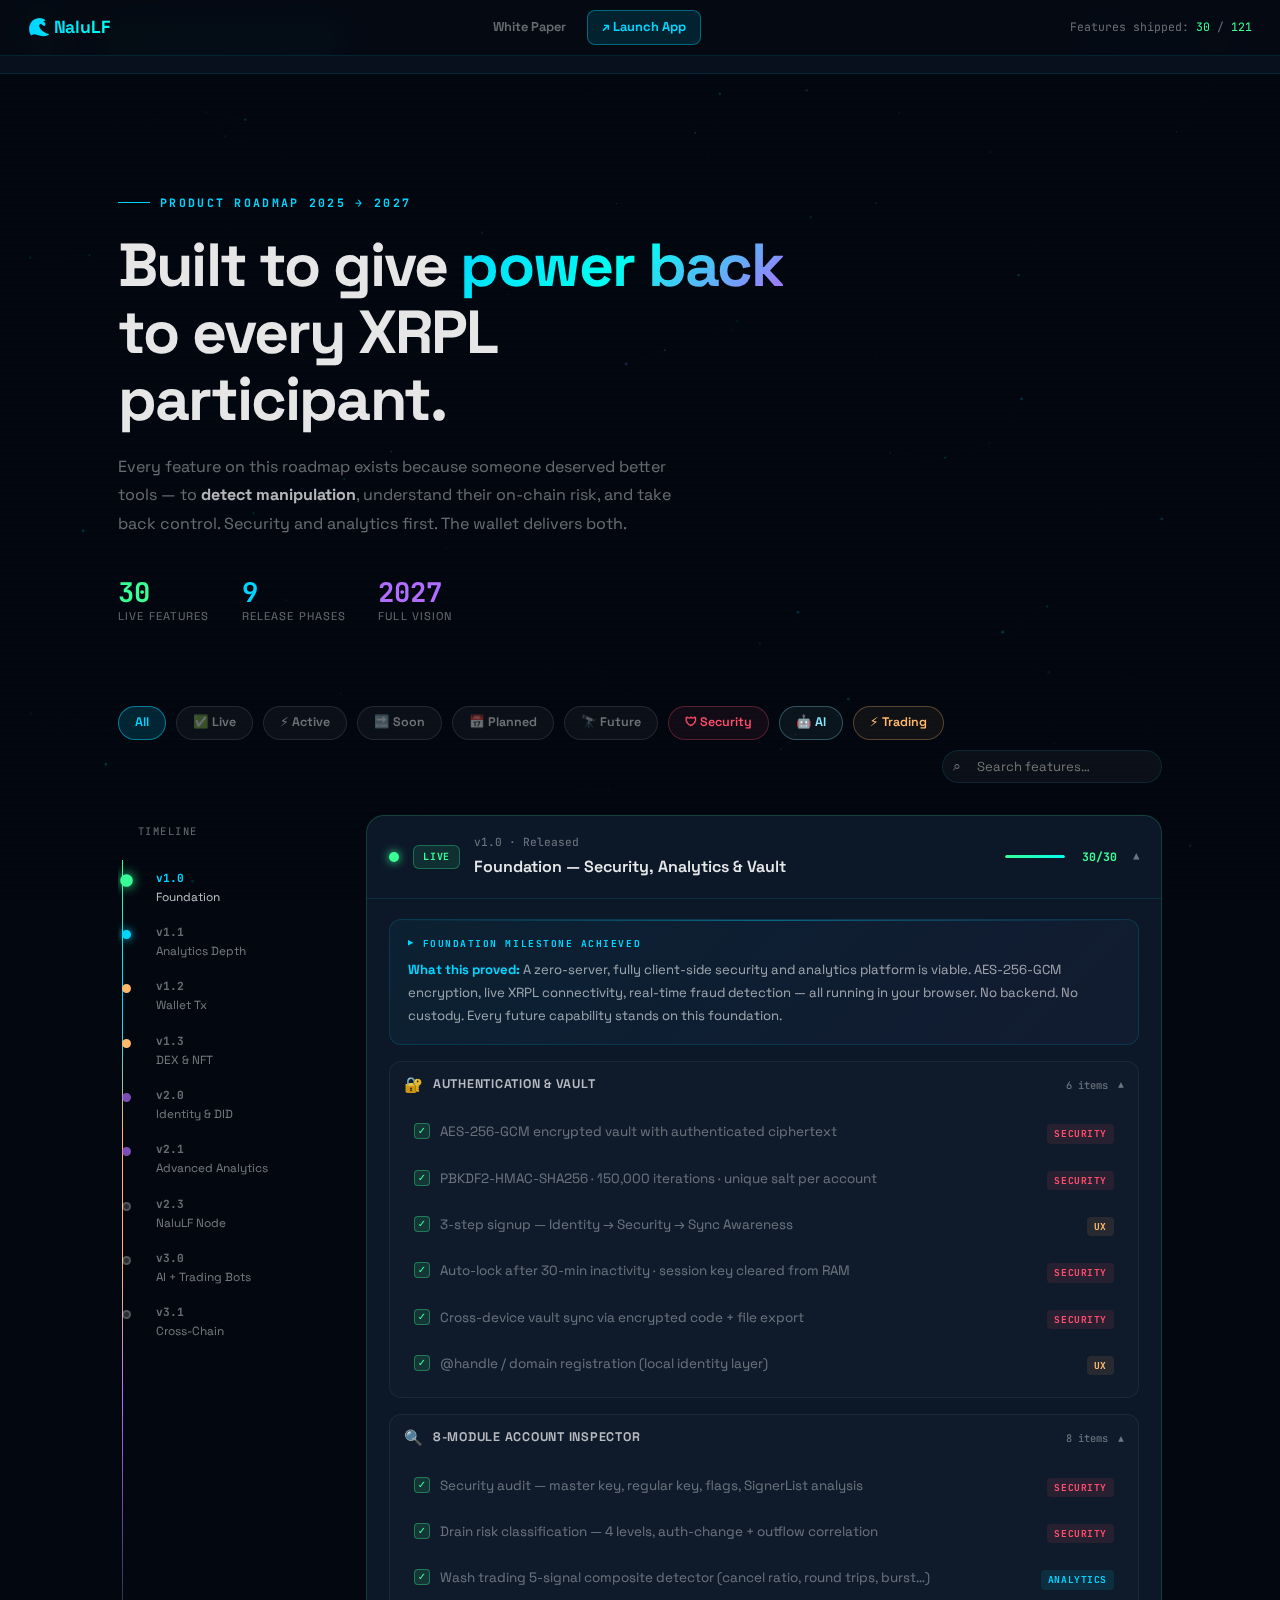
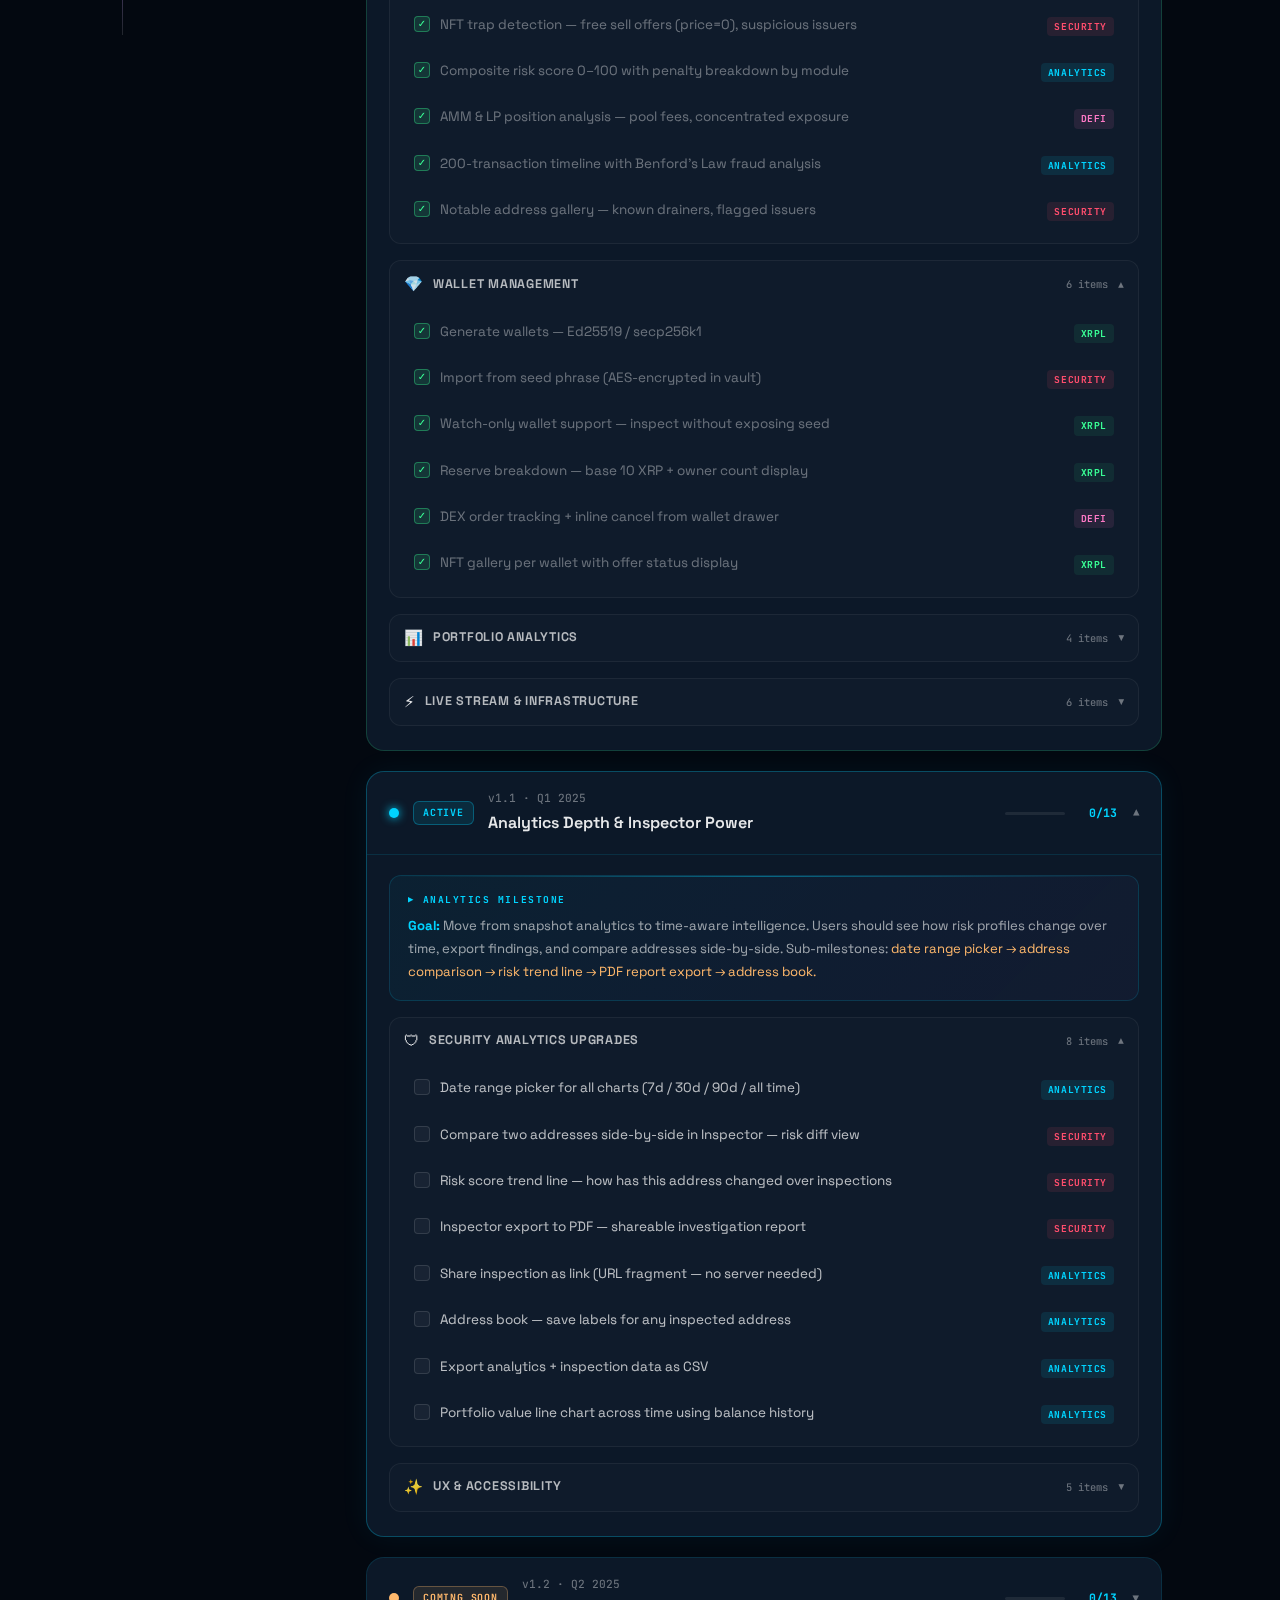
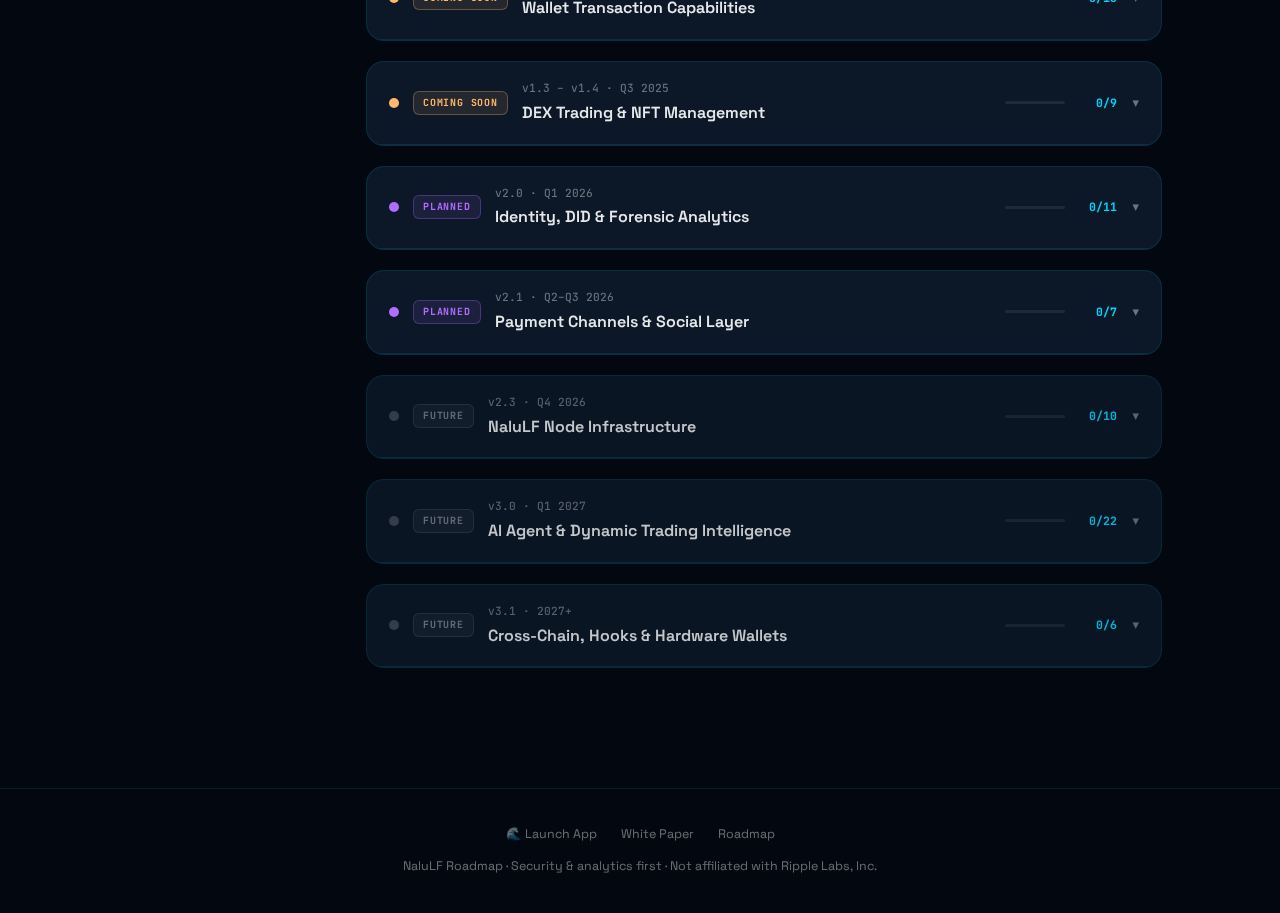
<file: Roadmap.html>
<!DOCTYPE html>
<html lang="en">
<head>
<meta charset="UTF-8">
<meta name="viewport" content="width=device-width, initial-scale=1.0">
<title>NaluLF — Roadmap</title>
<style>
@import url('https://fonts.googleapis.com/css2?family=Space+Grotesk:wght@300;400;500;600;700&family=JetBrains+Mono:wght@400;700&display=swap');

:root {
  --bg:      #030810;
  --bg2:     #060d1a;
  --panel:   #091220;
  --card:    #0c1828;
  --border:  rgba(0,212,255,.12);
  --border2: rgba(0,212,255,.22);
  --accent:  #00d4ff;
  --teal:    #00fff0;
  --gold:    #ffb86c;
  --green:   #39ff96;
  --red:     #ff4d6d;
  --purple:  #b06dff;
  --pink:    #ff79c6;
  --sky:     #8be9fd;
  --text:    rgba(255,255,255,.9);
  --muted:   rgba(255,255,255,.4);
  --mono:    'JetBrains Mono', monospace;
  --sans:    'Space Grotesk', system-ui, sans-serif;
  --glow:    0 0 20px rgba(0,212,255,.25), 0 0 60px rgba(0,212,255,.08);
}

*,*::before,*::after { box-sizing:border-box; margin:0; padding:0; }
html { scroll-behavior:smooth; }

body {
  background: var(--bg);
  color: var(--text);
  font-family: var(--sans);
  font-size: 14px;
  line-height: 1.6;
  overflow-x: hidden;
}

/* ─── CANVAS BG ─── */
#bg-canvas {
  position: fixed; inset: 0;
  z-index: 0; pointer-events: none;
  opacity: .55;
}

/* ─── SCANLINE OVERLAY ─── */
body::after {
  content: '';
  position: fixed; inset: 0; z-index: 1;
  background: repeating-linear-gradient(0deg,
    transparent, transparent 2px,
    rgba(0,0,0,.04) 2px, rgba(0,0,0,.04) 4px);
  pointer-events: none;
}

/* ─── NAV ─── */
nav {
  position: fixed; top: 0; left: 0; right: 0; z-index: 100;
  height: 56px;
  display: flex; align-items: center; justify-content: space-between;
  padding: 0 28px;
  background: rgba(3,8,16,.85);
  backdrop-filter: blur(16px);
  border-bottom: 1px solid var(--border);
}
.nav-logo {
  font-size: 1.1rem; font-weight: 700; letter-spacing: -.01em;
  background: linear-gradient(90deg, var(--accent), var(--teal));
  -webkit-background-clip: text; -webkit-text-fill-color: transparent;
}
.nav-links { display: flex; align-items: center; gap: 6px; }
.nav-link {
  padding: 6px 14px; border-radius: 8px;
  font-size: .8rem; font-weight: 600; text-decoration: none;
  transition: all .2s; color: var(--muted);
  border: 1px solid transparent;
}
.nav-link:hover { color: var(--accent); border-color: var(--border2); background: rgba(0,212,255,.05); }
.nav-link.cta {
  background: rgba(0,212,255,.12); border-color: rgba(0,212,255,.4);
  color: var(--accent); font-weight: 700;
}
.nav-link.cta:hover { background: rgba(0,212,255,.22); box-shadow: var(--glow); }
.nav-progress { font-family: var(--mono); font-size: .72rem; color: var(--muted); }
.nav-progress span { color: var(--green); }

/* ─── HERO ─── */
.hero {
  position: relative; z-index: 2;
  padding: 120px 28px 60px;
  max-width: 1100px; margin: 0 auto;
  display: flex; flex-direction: column; align-items: flex-start; gap: 20px;
}
.hero-eyebrow {
  font-family: var(--mono); font-size: .72rem; font-weight: 700;
  color: var(--accent); letter-spacing: .2em; text-transform: uppercase;
  display: flex; align-items: center; gap: 10px;
}
.hero-eyebrow::before {
  content: ''; width: 32px; height: 1px; background: var(--accent);
}
.hero h1 {
  font-size: clamp(2.4rem, 5vw, 3.8rem); font-weight: 700; line-height: 1.1;
  letter-spacing: -.03em; max-width: 700px;
}
.hero h1 em {
  font-style: normal;
  background: linear-gradient(135deg, var(--accent), var(--teal), var(--purple));
  -webkit-background-clip: text; -webkit-text-fill-color: transparent;
}
.hero-sub {
  max-width: 560px; color: var(--muted); font-size: 1rem; line-height: 1.8;
  font-weight: 400;
}
.hero-sub strong { color: rgba(255,255,255,.7); }
.hero-stats {
  display: flex; gap: 32px; padding: 20px 0; flex-wrap: wrap;
}
.hstat { display: flex; flex-direction: column; gap: 2px; }
.hstat-val { font-size: 1.7rem; font-weight: 700; font-family: var(--mono); color: var(--accent); line-height: 1; }
.hstat-val.g { color: var(--green); }
.hstat-val.p { color: var(--purple); }
.hstat-label { font-size: .7rem; color: var(--muted); text-transform: uppercase; letter-spacing: .1em; }

/* ─── FILTER BAR ─── */
.controls {
  position: relative; z-index: 2;
  max-width: 1100px; margin: 0 auto;
  padding: 0 28px 32px;
  display: flex; gap: 10px; flex-wrap: wrap; align-items: center;
}
.filter-pill {
  padding: 6px 16px; border-radius: 100px;
  border: 1px solid rgba(255,255,255,.1);
  background: rgba(255,255,255,.04); color: var(--muted);
  font-size: .78rem; font-weight: 600; cursor: pointer;
  font-family: var(--sans); transition: all .18s; user-select: none;
}
.filter-pill:hover { border-color: var(--border2); color: var(--accent); background: rgba(0,212,255,.05); }
.filter-pill.active { background: rgba(0,212,255,.15); border-color: rgba(0,212,255,.5); color: var(--accent); }
.filter-pill.sec   { border-color: rgba(255,77,109,.3); color: var(--red); background: rgba(255,77,109,.06); }
.filter-pill.sec.active { background: rgba(255,77,109,.15); border-color: var(--red); }
.filter-pill.ai    { border-color: rgba(139,233,253,.3); color: var(--sky); background: rgba(139,233,253,.06); }
.filter-pill.ai.active { background: rgba(139,233,253,.15); border-color: var(--sky); }
.filter-pill.trade { border-color: rgba(255,184,108,.3); color: var(--gold); background: rgba(255,184,108,.06); }
.filter-pill.trade.active { background: rgba(255,184,108,.15); border-color: var(--gold); }
.search-wrap { position: relative; margin-left: auto; }
.search-input {
  padding: 7px 14px 7px 34px; border-radius: 100px;
  border: 1px solid var(--border);
  background: rgba(255,255,255,.04);
  color: var(--text); font-family: var(--sans); font-size: .82rem;
  outline: none; width: 220px; transition: all .2s;
}
.search-input:focus { border-color: rgba(0,212,255,.4); background: rgba(0,212,255,.04); width: 260px; }
.search-icon { position: absolute; left: 11px; top: 50%; transform: translateY(-50%); color: var(--muted); font-size: .85rem; pointer-events: none; }

/* ─── MAIN LAYOUT ─── */
.main {
  position: relative; z-index: 2;
  max-width: 1100px; margin: 0 auto;
  padding: 0 28px 120px;
  display: grid; grid-template-columns: 200px 1fr; gap: 0 48px;
}

/* ─── SIDEBAR TIMELINE ─── */
.sidebar {
  position: sticky; top: 72px;
  height: calc(100vh - 80px);
  display: flex; flex-direction: column;
  padding-top: 8px; overflow: hidden;
}
.sidebar-title { font-family: var(--mono); font-size: .65rem; color: var(--muted); letter-spacing: .14em; text-transform: uppercase; margin-bottom: 20px; padding-left: 20px; }
.tl-track {
  flex: 1; position: relative;
  padding-left: 20px;
  overflow-y: auto;
  scrollbar-width: none;
}
.tl-track::-webkit-scrollbar { display: none; }
.tl-track::before {
  content: ''; position: absolute; left: 4px; top: 0; bottom: 0; width: 1px;
  background: linear-gradient(180deg,
    var(--green) 0%, var(--accent) 18%, var(--gold) 35%,
    var(--gold) 52%, var(--purple) 70%,
    rgba(255,255,255,.12) 100%);
}
.tl-node {
  position: relative; display: flex; flex-direction: column;
  gap: 1px; padding: 10px 0 10px 18px; cursor: pointer;
  transition: all .15s;
}
.tl-node::before {
  content: ''; position: absolute; left: -16px; top: 16px;
  width: 9px; height: 9px; border-radius: 50%;
  border: 2px solid; transition: all .2s;
}
.tl-node[data-status="live"]::before    { background: var(--green);  border-color: var(--green);  box-shadow: 0 0 8px var(--green); }
.tl-node[data-status="next"]::before    { background: var(--accent); border-color: var(--accent); box-shadow: 0 0 8px var(--accent); animation: nodepulse 1.8s ease-in-out infinite; }
.tl-node[data-status="soon"]::before    { background: var(--gold);   border-color: var(--gold); }
.tl-node[data-status="planned"]::before { background: var(--purple); border-color: var(--purple); opacity: .7; }
.tl-node[data-status="future"]::before  { background: rgba(255,255,255,.15); border-color: rgba(255,255,255,.2); }
@keyframes nodepulse { 0%,100% { box-shadow: 0 0 6px var(--accent); } 50% { box-shadow: 0 0 14px var(--accent), 0 0 28px rgba(0,212,255,.4); } }
.tl-ver { font-family: var(--mono); font-size: .7rem; font-weight: 700; color: var(--muted); transition: color .15s; }
.tl-name { font-size: .74rem; color: rgba(255,255,255,.45); line-height: 1.3; transition: color .15s; }
.tl-node:hover .tl-ver, .tl-node.active .tl-ver { color: var(--accent); }
.tl-node:hover .tl-name, .tl-node.active .tl-name { color: rgba(255,255,255,.75); }
.tl-node.active::before { transform: scale(1.4); }

/* ─── PHASE CARDS ─── */
.phases { display: flex; flex-direction: column; gap: 20px; }

.phase {
  border-radius: 18px; overflow: hidden;
  border: 1px solid var(--border);
  background: var(--card);
  transition: border-color .25s, box-shadow .25s, opacity .3s;
}
.phase.hidden { display: none; }
.phase:hover { border-color: rgba(0,212,255,.22); }
.phase[data-status="live"]    { border-color: rgba(57,255,150,.18); }
.phase[data-status="live"]:hover { border-color: rgba(57,255,150,.35); box-shadow: 0 0 30px rgba(57,255,150,.06); }
.phase[data-status="next"]    { border-color: rgba(0,212,255,.28); box-shadow: 0 0 30px rgba(0,212,255,.06); }
.phase[data-status="future"]  { opacity: .85; }

/* ─── PHASE HEADER ─── */
.phase-hdr {
  display: flex; align-items: center; gap: 14px;
  padding: 18px 22px; cursor: pointer;
  border-bottom: 1px solid var(--border);
  user-select: none; transition: background .15s;
  position: relative; overflow: hidden;
}
.phase-hdr::before {
  content: ''; position: absolute; inset: 0;
  background: linear-gradient(90deg, rgba(0,212,255,.03), transparent);
  opacity: 0; transition: opacity .2s;
}
.phase-hdr:hover::before { opacity: 1; }
.phase-dot {
  width: 10px; height: 10px; border-radius: 50%; flex-shrink: 0;
}
.phase[data-status="live"]    .phase-dot { background: var(--green);  box-shadow: 0 0 10px var(--green); }
.phase[data-status="next"]    .phase-dot { background: var(--accent); box-shadow: 0 0 10px var(--accent); animation: nodepulse 1.8s ease-in-out infinite; }
.phase[data-status="soon"]    .phase-dot { background: var(--gold); }
.phase[data-status="planned"] .phase-dot { background: var(--purple); }
.phase[data-status="future"]  .phase-dot { background: rgba(255,255,255,.2); }

.phase-badge {
  font-family: var(--mono); font-size: .62rem; font-weight: 700;
  padding: 3px 9px; border-radius: 6px; letter-spacing: .08em; white-space: nowrap;
}
.phase[data-status="live"]    .phase-badge { background: rgba(57,255,150,.1);  color: var(--green);  border: 1px solid rgba(57,255,150,.3); }
.phase[data-status="next"]    .phase-badge { background: rgba(0,212,255,.1);   color: var(--accent); border: 1px solid rgba(0,212,255,.3); }
.phase[data-status="soon"]    .phase-badge { background: rgba(255,184,108,.1); color: var(--gold);   border: 1px solid rgba(255,184,108,.3); }
.phase[data-status="planned"] .phase-badge { background: rgba(176,109,255,.1); color: var(--purple); border: 1px solid rgba(176,109,255,.3); }
.phase[data-status="future"]  .phase-badge { background: rgba(255,255,255,.04);color: var(--muted);  border: 1px solid rgba(255,255,255,.1); }

.phase-titles { flex: 1; min-width: 0; }
.phase-ver { font-family: var(--mono); font-size: .7rem; color: var(--muted); margin-bottom: 2px; }
.phase-name { font-size: 1rem; font-weight: 600; white-space: nowrap; overflow: hidden; text-overflow: ellipsis; }
.phase-right { display: flex; align-items: center; gap: 16px; flex-shrink: 0; }
.phase-timeline { font-family: var(--mono); font-size: .72rem; color: var(--muted); }
.phase-prog { font-family: var(--mono); font-size: .72rem; font-weight: 700; color: var(--accent); min-width: 36px; text-align: right; }
.phase[data-status="live"] .phase-prog { color: var(--green); }
.phase-mini-bar { width: 60px; height: 3px; background: rgba(255,255,255,.08); border-radius: 2px; overflow: hidden; }
.phase-mini-fill { height: 100%; border-radius: 2px; background: linear-gradient(90deg, var(--accent), var(--teal)); transition: width .6s ease; }
.phase[data-status="live"] .phase-mini-fill { background: linear-gradient(90deg, var(--green), var(--teal)); }
.phase-chevron { color: var(--muted); font-size: .8rem; transition: transform .3s cubic-bezier(.4,0,.2,1); }
.phase.open .phase-chevron { transform: rotate(180deg); }

/* ─── PHASE BODY ─── */
.phase-body { overflow: hidden; transition: max-height .4s cubic-bezier(.4,0,.2,1); max-height: 0; }
.phase.open .phase-body { max-height: 9999px; }
.phase-inner { padding: 20px 22px 24px; display: flex; flex-direction: column; gap: 16px; }

/* ─── MISSION BRIEF ─── */
.mission-brief {
  background: linear-gradient(135deg, rgba(0,212,255,.05), rgba(176,109,255,.04));
  border: 1px solid rgba(0,212,255,.15);
  border-radius: 12px; padding: 16px 18px;
  position: relative; overflow: hidden;
}
.mission-brief::before {
  content: '';
  position: absolute; top: 0; left: 0; right: 0; height: 1px;
  background: linear-gradient(90deg, transparent, rgba(0,212,255,.4), transparent);
}
.mb-label { font-family: var(--mono); font-size: .6rem; font-weight: 700; color: var(--accent); letter-spacing: .16em; text-transform: uppercase; margin-bottom: 8px; display: flex; align-items: center; gap: 8px; }
.mb-label::before { content: '▶'; font-size: .55rem; }
.mb-text { font-size: .82rem; color: rgba(255,255,255,.6); line-height: 1.75; }
.mb-text strong { color: var(--accent); }
.mb-text em { font-style: normal; color: var(--gold); }

/* ─── CATEGORY (collapsible sub-section) ─── */
.category { border: 1px solid rgba(255,255,255,.06); border-radius: 12px; overflow: hidden; background: rgba(255,255,255,.015); }
.cat-hdr {
  display: flex; align-items: center; gap: 10px;
  padding: 11px 14px; cursor: pointer;
  user-select: none; transition: background .15s;
}
.cat-hdr:hover { background: rgba(255,255,255,.03); }
.cat-icon { font-size: .95rem; }
.cat-title { font-size: .78rem; font-weight: 600; flex: 1; color: rgba(255,255,255,.7); text-transform: uppercase; letter-spacing: .06em; }
.cat-count { font-family: var(--mono); font-size: .65rem; color: var(--muted); }
.cat-chevron { color: var(--muted); font-size: .7rem; transition: transform .25s; }
.category.open .cat-chevron { transform: rotate(180deg); }
.cat-body { overflow: hidden; max-height: 0; transition: max-height .3s cubic-bezier(.4,0,.2,1); }
.category.open .cat-body { max-height: 9999px; }
.cat-items { padding: 4px 12px 12px; display: flex; flex-direction: column; gap: 5px; }

/* ─── ITEMS ─── */
.item {
  display: flex; align-items: flex-start; gap: 10px;
  padding: 9px 11px; border-radius: 8px;
  border: 1px solid transparent;
  transition: all .15s;
}
.item:hover { background: rgba(0,212,255,.04); border-color: rgba(0,212,255,.1); }
.item.hidden { display: none; }

.item-check {
  width: 16px; height: 16px; border-radius: 4px; flex-shrink: 0;
  display: flex; align-items: center; justify-content: center;
  font-size: .62rem; margin-top: 1px;
}
.item.done .item-check { background: rgba(57,255,150,.12); border: 1px solid rgba(57,255,150,.35); color: var(--green); }
.item.todo .item-check { background: rgba(255,255,255,.04); border: 1px solid rgba(255,255,255,.12); }
.item-text { font-size: .84rem; color: rgba(255,255,255,.72); flex: 1; line-height: 1.45; }
.item.done .item-text { color: rgba(255,255,255,.38); }
.item-tag {
  font-family: var(--mono); font-size: .6rem; font-weight: 700;
  padding: 2px 7px; border-radius: 4px;
  text-transform: uppercase; letter-spacing: .06em;
  flex-shrink: 0; align-self: flex-start; margin-top: 2px;
}
.item-tag.security { background: rgba(255,77,109,.1);   color: var(--red); }
.item-tag.analytics{ background: rgba(0,212,255,.1);    color: var(--accent); }
.item-tag.ux        { background: rgba(255,184,108,.1); color: var(--gold); }
.item-tag.ios       { background: rgba(176,109,255,.1); color: var(--purple); }
.item-tag.xrpl      { background: rgba(57,255,150,.08); color: var(--green); }
.item-tag.defi      { background: rgba(255,121,198,.1); color: var(--pink); }
.item-tag.ai        { background: rgba(139,233,253,.1); color: var(--sky); }
.item-tag.trading   { background: rgba(255,184,108,.1); color: var(--gold); }
.item-tag.infra     { background: rgba(176,109,255,.1); color: var(--purple); }

/* ─── GLOBAL PROGRESS BAR ─── */
.prog-strip {
  position: relative; z-index: 2;
  background: rgba(9,18,32,.9);
  border-bottom: 1px solid var(--border);
  padding: 12px 28px;
  display: flex; align-items: center; gap: 20px; flex-wrap: wrap;
}
.prog-val { font-family: var(--mono); font-size: 1.2rem; font-weight: 700; color: var(--green); }
.prog-label { font-size: .7rem; color: var(--muted); text-transform: uppercase; letter-spacing: .1em; }
.prog-bar { flex: 1; min-width: 160px; height: 4px; background: rgba(255,255,255,.06); border-radius: 2px; overflow: hidden; }
.prog-fill { height: 100%; border-radius: 2px; background: linear-gradient(90deg, var(--green), var(--accent), var(--teal)); transition: width 1s ease; }
.prog-pct { font-family: var(--mono); font-size: .8rem; color: var(--accent); }
.prog-total { font-family: var(--mono); font-size: .8rem; color: var(--muted); }

/* ─── NO RESULTS ─── */
.no-results { display: none; text-align: center; color: var(--muted); padding: 64px; font-size: .9rem; }

/* ─── FOOTER ─── */
footer {
  position: relative; z-index: 2;
  text-align: center; padding: 36px 28px;
  color: var(--muted); font-size: .78rem;
  border-top: 1px solid var(--border);
  display: flex; flex-direction: column; gap: 12px; align-items: center;
}
footer a { color: var(--accent); text-decoration: none; }
.footer-links { display: flex; gap: 24px; flex-wrap: wrap; justify-content: center; }
.footer-links a { color: rgba(255,255,255,.4); font-size: .78rem; text-decoration: none; transition: color .15s; }
.footer-links a:hover { color: var(--accent); }

/* ─── RESPONSIVE ─── */
@media(max-width:768px){
  .main { grid-template-columns: 1fr; }
  .sidebar { display: none; }
  .hero { padding-top: 80px; }
}
@media(max-width:480px){
  nav { padding: 0 16px; }
  .hero { padding: 80px 16px 40px; }
  .controls { padding: 0 16px 24px; }
  .main { padding: 0 16px 80px; }
}
</style>
</head>
<body>

<canvas id="bg-canvas"></canvas>

<!-- NAV -->
<nav>
  <div class="nav-logo">🌊 NaluLF</div>
  <div class="nav-links">
    <a href="./whitepaper.html" class="nav-link">White Paper</a>
    <a href="./" class="nav-link cta">↗ Launch App</a>
  </div>
  <div class="nav-progress">Features shipped: <span id="navShipped">0</span> / <span id="navTotal">0</span></div>
</nav>

<!-- GLOBAL PROGRESS -->
<div class="prog-strip">
  <div><div class="prog-val" id="pDone">0</div><div class="prog-label">Shipped</div></div>
  <div class="prog-bar"><div class="prog-fill" id="pFill" style="width:0%"></div></div>
  <div class="prog-pct" id="pPct">0%</div>
  <div class="prog-total" id="pTotal">of 0 features</div>
</div>

<!-- HERO -->
<section class="hero">
  <div class="hero-eyebrow">Product Roadmap 2025 → 2027</div>
  <h1>Built to give <em>power back</em><br>to every XRPL participant.</h1>
  <p class="hero-sub">
    Every feature on this roadmap exists because someone deserved better tools —
    to <strong>detect manipulation</strong>, understand their on-chain risk,
    and take back control. Security and analytics first. The wallet delivers both.
  </p>
  <div class="hero-stats">
    <div class="hstat"><div class="hstat-val g" id="hDone">0</div><div class="hstat-label">Live Features</div></div>
    <div class="hstat"><div class="hstat-val" id="hPhases">9</div><div class="hstat-label">Release Phases</div></div>
    <div class="hstat"><div class="hstat-val p">2027</div><div class="hstat-label">Full Vision</div></div>
  </div>
</section>

<!-- FILTER BAR -->
<div class="controls">
  <div class="filter-pill active" data-filter="all">All</div>
  <div class="filter-pill" data-filter="live">✅ Live</div>
  <div class="filter-pill" data-filter="next">⚡ Active</div>
  <div class="filter-pill" data-filter="soon">🔜 Soon</div>
  <div class="filter-pill" data-filter="planned">📅 Planned</div>
  <div class="filter-pill" data-filter="future">🔭 Future</div>
  <div class="filter-pill sec" data-tag="security">🛡 Security</div>
  <div class="filter-pill ai"  data-tag="ai">🤖 AI</div>
  <div class="filter-pill trade" data-tag="trading">⚡ Trading</div>
  <div class="search-wrap">
    <span class="search-icon">⌕</span>
    <input class="search-input" id="searchInput" placeholder="Search features…" type="text">
  </div>
</div>

<!-- MAIN: SIDEBAR + PHASES -->
<div class="main">

  <!-- SIDEBAR TIMELINE -->
  <aside class="sidebar">
    <div class="sidebar-title">Timeline</div>
    <div class="tl-track" id="tlTrack">
      <div class="tl-node active" data-status="live"    data-target="phase-v1"  ><div class="tl-ver">v1.0</div><div class="tl-name">Foundation</div></div>
      <div class="tl-node"        data-status="next"    data-target="phase-v11" ><div class="tl-ver">v1.1</div><div class="tl-name">Analytics Depth</div></div>
      <div class="tl-node"        data-status="soon"    data-target="phase-v12" ><div class="tl-ver">v1.2</div><div class="tl-name">Wallet Tx</div></div>
      <div class="tl-node"        data-status="soon"    data-target="phase-v13" ><div class="tl-ver">v1.3</div><div class="tl-name">DEX & NFT</div></div>
      <div class="tl-node"        data-status="planned" data-target="phase-v20" ><div class="tl-ver">v2.0</div><div class="tl-name">Identity & DID</div></div>
      <div class="tl-node"        data-status="planned" data-target="phase-v21" ><div class="tl-ver">v2.1</div><div class="tl-name">Advanced Analytics</div></div>
      <div class="tl-node"        data-status="future"  data-target="phase-v23" ><div class="tl-ver">v2.3</div><div class="tl-name">NaluLF Node</div></div>
      <div class="tl-node"        data-status="future"  data-target="phase-v30" ><div class="tl-ver">v3.0</div><div class="tl-name">AI + Trading Bots</div></div>
      <div class="tl-node"        data-status="future"  data-target="phase-v31" ><div class="tl-ver">v3.1</div><div class="tl-name">Cross-Chain</div></div>
    </div>
  </aside>

  <!-- PHASES -->
  <div class="phases" id="phasesContainer">

    <!-- ═══ v1.0 LIVE ═══ -->
    <div class="phase open" data-status="live" id="phase-v1">
      <div class="phase-hdr">
        <div class="phase-dot"></div>
        <div class="phase-badge">LIVE</div>
        <div class="phase-titles"><div class="phase-ver">v1.0 · Released</div><div class="phase-name">Foundation — Security, Analytics & Vault</div></div>
        <div class="phase-right">
          <div><div class="phase-mini-bar"><div class="phase-mini-fill" style="width:100%"></div></div></div>
          <div class="phase-prog" id="prog-v1">0/0</div>
          <div class="phase-chevron">▾</div>
        </div>
      </div>
      <div class="phase-body">
        <div class="phase-inner">
          <div class="mission-brief">
            <div class="mb-label">Foundation Milestone Achieved</div>
            <div class="mb-text"><strong>What this proved:</strong> A zero-server, fully client-side security and analytics platform is viable. AES-256-GCM encryption, live XRPL connectivity, real-time fraud detection — all running in your browser. No backend. No custody. Every future capability stands on this foundation.</div>
          </div>

          <div class="category open" id="cat-v1-vault">
            <div class="cat-hdr"><span class="cat-icon">🔐</span><span class="cat-title">Authentication & Vault</span><span class="cat-count" id="cc-v1-vault"></span><span class="cat-chevron">▾</span></div>
            <div class="cat-body"><div class="cat-items">
              <div class="item done" data-tags="security"><div class="item-check">✓</div><div class="item-text">AES-256-GCM encrypted vault with authenticated ciphertext</div><span class="item-tag security">Security</span></div>
              <div class="item done" data-tags="security"><div class="item-check">✓</div><div class="item-text">PBKDF2-HMAC-SHA256 · 150,000 iterations · unique salt per account</div><span class="item-tag security">Security</span></div>
              <div class="item done" data-tags="ux"><div class="item-check">✓</div><div class="item-text">3-step signup — Identity → Security → Sync Awareness</div><span class="item-tag ux">UX</span></div>
              <div class="item done" data-tags="security"><div class="item-check">✓</div><div class="item-text">Auto-lock after 30-min inactivity · session key cleared from RAM</div><span class="item-tag security">Security</span></div>
              <div class="item done" data-tags="security"><div class="item-check">✓</div><div class="item-text">Cross-device vault sync via encrypted code + file export</div><span class="item-tag security">Security</span></div>
              <div class="item done" data-tags="ux"><div class="item-check">✓</div><div class="item-text">@handle / domain registration (local identity layer)</div><span class="item-tag ux">UX</span></div>
            </div></div>
          </div>

          <div class="category open" id="cat-v1-inspector">
            <div class="cat-hdr"><span class="cat-icon">🔍</span><span class="cat-title">8-Module Account Inspector</span><span class="cat-count" id="cc-v1-inspector"></span><span class="cat-chevron">▾</span></div>
            <div class="cat-body"><div class="cat-items">
              <div class="item done" data-tags="security xrpl"><div class="item-check">✓</div><div class="item-text">Security audit — master key, regular key, flags, SignerList analysis</div><span class="item-tag security">Security</span></div>
              <div class="item done" data-tags="security xrpl"><div class="item-check">✓</div><div class="item-text">Drain risk classification — 4 levels, auth-change + outflow correlation</div><span class="item-tag security">Security</span></div>
              <div class="item done" data-tags="analytics xrpl"><div class="item-check">✓</div><div class="item-text">Wash trading 5-signal composite detector (cancel ratio, round trips, burst…)</div><span class="item-tag analytics">Analytics</span></div>
              <div class="item done" data-tags="xrpl security"><div class="item-check">✓</div><div class="item-text">NFT trap detection — free sell offers (price=0), suspicious issuers</div><span class="item-tag security">Security</span></div>
              <div class="item done" data-tags="analytics"><div class="item-check">✓</div><div class="item-text">Composite risk score 0–100 with penalty breakdown by module</div><span class="item-tag analytics">Analytics</span></div>
              <div class="item done" data-tags="defi xrpl"><div class="item-check">✓</div><div class="item-text">AMM & LP position analysis — pool fees, concentrated exposure</div><span class="item-tag defi">DeFi</span></div>
              <div class="item done" data-tags="analytics"><div class="item-check">✓</div><div class="item-text">200-transaction timeline with Benford's Law fraud analysis</div><span class="item-tag analytics">Analytics</span></div>
              <div class="item done" data-tags="security xrpl"><div class="item-check">✓</div><div class="item-text">Notable address gallery — known drainers, flagged issuers</div><span class="item-tag security">Security</span></div>
            </div></div>
          </div>

          <div class="category open" id="cat-v1-wallet">
            <div class="cat-hdr"><span class="cat-icon">💎</span><span class="cat-title">Wallet Management</span><span class="cat-count" id="cc-v1-wallet"></span><span class="cat-chevron">▾</span></div>
            <div class="cat-body"><div class="cat-items">
              <div class="item done" data-tags="xrpl"><div class="item-check">✓</div><div class="item-text">Generate wallets — Ed25519 / secp256k1</div><span class="item-tag xrpl">XRPL</span></div>
              <div class="item done" data-tags="xrpl security"><div class="item-check">✓</div><div class="item-text">Import from seed phrase (AES-encrypted in vault)</div><span class="item-tag security">Security</span></div>
              <div class="item done" data-tags="xrpl"><div class="item-check">✓</div><div class="item-text">Watch-only wallet support — inspect without exposing seed</div><span class="item-tag xrpl">XRPL</span></div>
              <div class="item done" data-tags="xrpl"><div class="item-check">✓</div><div class="item-text">Reserve breakdown — base 10 XRP + owner count display</div><span class="item-tag xrpl">XRPL</span></div>
              <div class="item done" data-tags="defi"><div class="item-check">✓</div><div class="item-text">DEX order tracking + inline cancel from wallet drawer</div><span class="item-tag defi">DeFi</span></div>
              <div class="item done" data-tags="xrpl"><div class="item-check">✓</div><div class="item-text">NFT gallery per wallet with offer status display</div><span class="item-tag xrpl">XRPL</span></div>
            </div></div>
          </div>

          <div class="category" id="cat-v1-analytics">
            <div class="cat-hdr"><span class="cat-icon">📊</span><span class="cat-title">Portfolio Analytics</span><span class="cat-count" id="cc-v1-analytics"></span><span class="cat-chevron">▾</span></div>
            <div class="cat-body"><div class="cat-items">
              <div class="item done" data-tags="analytics"><div class="item-check">✓</div><div class="item-text">26-week on-chain activity heatmap</div><span class="item-tag analytics">Analytics</span></div>
              <div class="item done" data-tags="analytics"><div class="item-check">✓</div><div class="item-text">XRP flow analysis — inflow / outflow / net</div><span class="item-tag analytics">Analytics</span></div>
              <div class="item done" data-tags="analytics"><div class="item-check">✓</div><div class="item-text">Token allocation bars + profile metrics row</div><span class="item-tag analytics">Analytics</span></div>
              <div class="item done" data-tags="analytics"><div class="item-check">✓</div><div class="item-text">Balance history sparklines per wallet</div><span class="item-tag analytics">Analytics</span></div>
            </div></div>
          </div>

          <div class="category" id="cat-v1-infra">
            <div class="cat-hdr"><span class="cat-icon">⚡</span><span class="cat-title">Live Stream & Infrastructure</span><span class="cat-count" id="cc-v1-infra"></span><span class="cat-chevron">▾</span></div>
            <div class="cat-body"><div class="cat-items">
              <div class="item done" data-tags="xrpl"><div class="item-check">✓</div><div class="item-text">Real-time ledger stream — TPS, fee pressure, TX mix</div><span class="item-tag xrpl">XRPL</span></div>
              <div class="item done" data-tags="xrpl"><div class="item-check">✓</div><div class="item-text">4-endpoint cycling + exponential-backoff auto-reconnect</div><span class="item-tag xrpl">XRPL</span></div>
              <div class="item done" data-tags="xrpl"><div class="item-check">✓</div><div class="item-text">Mainnet / Testnet / Xahau network switching</div><span class="item-tag xrpl">XRPL</span></div>
              <div class="item done" data-tags="ios"><div class="item-check">✓</div><div class="item-text">PWA + iOS Capacitor / TestFlight ready</div><span class="item-tag ios">iOS</span></div>
              <div class="item done" data-tags="ux"><div class="item-check">✓</div><div class="item-text">Command palette (⌘K) — keyboard navigation</div><span class="item-tag ux">UX</span></div>
              <div class="item done" data-tags="ux"><div class="item-check">✓</div><div class="item-text">5 visual themes + full iOS safe area support</div><span class="item-tag ux">UX</span></div>
            </div></div>
          </div>
        </div>
      </div>
    </div>

    <!-- ═══ v1.1 NEXT ═══ -->
    <div class="phase open" data-status="next" id="phase-v11">
      <div class="phase-hdr">
        <div class="phase-dot"></div>
        <div class="phase-badge">ACTIVE</div>
        <div class="phase-titles"><div class="phase-ver">v1.1 · Q1 2025</div><div class="phase-name">Analytics Depth &amp; Inspector Power</div></div>
        <div class="phase-right">
          <div><div class="phase-mini-bar"><div class="phase-mini-fill" style="width:0%"></div></div></div>
          <div class="phase-prog" id="prog-v11">0/0</div>
          <div class="phase-chevron">▾</div>
        </div>
      </div>
      <div class="phase-body">
        <div class="phase-inner">
          <div class="mission-brief">
            <div class="mb-label">Analytics Milestone</div>
            <div class="mb-text"><strong>Goal:</strong> Move from snapshot analytics to time-aware intelligence. Users should see how risk profiles change over time, export findings, and compare addresses side-by-side. Sub-milestones: <em>date range picker → address comparison → risk trend line → PDF report export → address book.</em></div>
          </div>
          <div class="category open" id="cat-v11-security">
            <div class="cat-hdr"><span class="cat-icon">🛡</span><span class="cat-title">Security Analytics Upgrades</span><span class="cat-count" id="cc-v11-security"></span><span class="cat-chevron">▾</span></div>
            <div class="cat-body"><div class="cat-items">
              <div class="item todo" data-tags="analytics security"><div class="item-check"></div><div class="item-text">Date range picker for all charts (7d / 30d / 90d / all time)</div><span class="item-tag analytics">Analytics</span></div>
              <div class="item todo" data-tags="analytics security"><div class="item-check"></div><div class="item-text">Compare two addresses side-by-side in Inspector — risk diff view</div><span class="item-tag security">Security</span></div>
              <div class="item todo" data-tags="analytics security"><div class="item-check"></div><div class="item-text">Risk score trend line — how has this address changed over inspections</div><span class="item-tag security">Security</span></div>
              <div class="item todo" data-tags="analytics security"><div class="item-check"></div><div class="item-text">Inspector export to PDF — shareable investigation report</div><span class="item-tag security">Security</span></div>
              <div class="item todo" data-tags="analytics security"><div class="item-check"></div><div class="item-text">Share inspection as link (URL fragment — no server needed)</div><span class="item-tag analytics">Analytics</span></div>
              <div class="item todo" data-tags="analytics"><div class="item-check"></div><div class="item-text">Address book — save labels for any inspected address</div><span class="item-tag analytics">Analytics</span></div>
              <div class="item todo" data-tags="analytics"><div class="item-check"></div><div class="item-text">Export analytics + inspection data as CSV</div><span class="item-tag analytics">Analytics</span></div>
              <div class="item todo" data-tags="analytics"><div class="item-check"></div><div class="item-text">Portfolio value line chart across time using balance history</div><span class="item-tag analytics">Analytics</span></div>
            </div></div>
          </div>
          <div class="category" id="cat-v11-ux">
            <div class="cat-hdr"><span class="cat-icon">✨</span><span class="cat-title">UX & Accessibility</span><span class="cat-count" id="cc-v11-ux"></span><span class="cat-chevron">▾</span></div>
            <div class="cat-body"><div class="cat-items">
              <div class="item todo" data-tags="ux"><div class="item-check"></div><div class="item-text">Onboarding walkthrough — first-launch guided tour</div><span class="item-tag ux">UX</span></div>
              <div class="item todo" data-tags="ux"><div class="item-check"></div><div class="item-text">Loading skeleton screens — content-shaped placeholders</div><span class="item-tag ux">UX</span></div>
              <div class="item todo" data-tags="ios"><div class="item-check"></div><div class="item-text">Haptic feedback on key security actions (iOS)</div><span class="item-tag ios">iOS</span></div>
              <div class="item todo" data-tags="ux"><div class="item-check"></div><div class="item-text">Full ARIA label coverage + keyboard navigation</div><span class="item-tag ux">UX</span></div>
              <div class="item todo" data-tags="ux"><div class="item-check"></div><div class="item-text">High-contrast theme + reduced-motion mode</div><span class="item-tag ux">UX</span></div>
            </div></div>
          </div>
        </div>
      </div>
    </div>

    <!-- ═══ v1.2 SOON ═══ -->
    <div class="phase" data-status="soon" id="phase-v12">
      <div class="phase-hdr">
        <div class="phase-dot"></div>
        <div class="phase-badge">COMING SOON</div>
        <div class="phase-titles"><div class="phase-ver">v1.2 · Q2 2025</div><div class="phase-name">Wallet Transaction Capabilities</div></div>
        <div class="phase-right">
          <div><div class="phase-mini-bar"><div class="phase-mini-fill" style="width:0%"></div></div></div>
          <div class="phase-prog" id="prog-v12">0/0</div>
          <div class="phase-chevron">▾</div>
        </div>
      </div>
      <div class="phase-body">
        <div class="phase-inner">
          <div class="mission-brief">
            <div class="mb-label">Wallet Milestone — Detect &amp; Fix in One Tool</div>
            <div class="mb-text"><strong>Goal:</strong> Close the gap between detection and action. A user who finds a suspicious regular key should revoke it right here — without switching wallets. <em>Detection without action is notification theater.</em> Sub-milestones: <em>regular key revoke → emergency sweep → send/receive → trustline management.</em></div>
          </div>
          <div class="category open" id="cat-v12-remediation">
            <div class="cat-hdr"><span class="cat-icon">🔑</span><span class="cat-title">Security Remediation</span><span class="cat-count" id="cc-v12-remediation"></span><span class="cat-chevron">▾</span></div>
            <div class="cat-body"><div class="cat-items">
              <div class="item todo" data-tags="security xrpl"><div class="item-check"></div><div class="item-text">Revoke regular key — one-tap directly from Inspector finding</div><span class="item-tag security">Security</span></div>
              <div class="item todo" data-tags="security xrpl"><div class="item-check"></div><div class="item-text">Set / rotate regular key with multi-step safety confirmation</div><span class="item-tag security">Security</span></div>
              <div class="item todo" data-tags="security xrpl"><div class="item-check"></div><div class="item-text">Clear unknown SignerList entries — remove suspicious signers</div><span class="item-tag security">Security</span></div>
              <div class="item todo" data-tags="security xrpl"><div class="item-check"></div><div class="item-text">Re-enable master key when disabled without verified backup</div><span class="item-tag security">Security</span></div>
              <div class="item todo" data-tags="security xrpl"><div class="item-check"></div><div class="item-text">Emergency fund sweep — move all available balance to clean address</div><span class="item-tag security">Security</span></div>
            </div></div>
          </div>
          <div class="category" id="cat-v12-send">
            <div class="cat-hdr"><span class="cat-icon">💸</span><span class="cat-title">Send &amp; Receive</span><span class="cat-count" id="cc-v12-send"></span><span class="cat-chevron">▾</span></div>
            <div class="cat-body"><div class="cat-items">
              <div class="item todo" data-tags="xrpl"><div class="item-check"></div><div class="item-text">Full Send XRP flow with destination tag auto-detection</div><span class="item-tag xrpl">XRPL</span></div>
              <div class="item todo" data-tags="xrpl"><div class="item-check"></div><div class="item-text">Token (IOU) send — signed in-browser</div><span class="item-tag xrpl">XRPL</span></div>
              <div class="item todo" data-tags="ios"><div class="item-check"></div><div class="item-text">QR code scanner for address input (camera API)</div><span class="item-tag ios">iOS</span></div>
              <div class="item todo" data-tags="ux security"><div class="item-check"></div><div class="item-text">Transaction preview with fee estimate + risk check before signing</div><span class="item-tag security">Security</span></div>
              <div class="item todo" data-tags="ux"><div class="item-check"></div><div class="item-text">Receive page with QR code generation</div><span class="item-tag ux">UX</span></div>
            </div></div>
          </div>
          <div class="category" id="cat-v12-trust">
            <div class="cat-hdr"><span class="cat-icon">🔗</span><span class="cat-title">Trustline Management</span><span class="cat-count" id="cc-v12-trust"></span><span class="cat-chevron">▾</span></div>
            <div class="cat-body"><div class="cat-items">
              <div class="item todo" data-tags="xrpl"><div class="item-check"></div><div class="item-text">Set trustline UI — issuer + currency + limit with issuer risk preview</div><span class="item-tag xrpl">XRPL</span></div>
              <div class="item todo" data-tags="xrpl security"><div class="item-check"></div><div class="item-text">Remove trustline when balance is zero — with freeze/ripple warnings</div><span class="item-tag security">Security</span></div>
              <div class="item todo" data-tags="xrpl"><div class="item-check"></div><div class="item-text">Escrow create / finish / cancel UI</div><span class="item-tag xrpl">XRPL</span></div>
            </div></div>
          </div>
        </div>
      </div>
    </div>

    <!-- ═══ v1.3 SOON ═══ -->
    <div class="phase" data-status="soon" id="phase-v13">
      <div class="phase-hdr">
        <div class="phase-dot"></div>
        <div class="phase-badge">COMING SOON</div>
        <div class="phase-titles"><div class="phase-ver">v1.3 – v1.4 · Q3 2025</div><div class="phase-name">DEX Trading &amp; NFT Management</div></div>
        <div class="phase-right">
          <div><div class="phase-mini-bar"><div class="phase-mini-fill" style="width:0%"></div></div></div>
          <div class="phase-prog" id="prog-v13">0/0</div>
          <div class="phase-chevron">▾</div>
        </div>
      </div>
      <div class="phase-body">
        <div class="phase-inner">
          <div class="mission-brief">
            <div class="mb-label">DEX Milestone</div>
            <div class="mb-text"><strong>Goal:</strong> See a suspicious token → check its DEX depth → exit position — all without leaving NaluLF. Sub-milestones: <em>order book viewer → place offer UI → AMM swap → OHLCV candle charts → NFT mint/burn.</em></div>
          </div>
          <div class="category open" id="cat-v13-dex">
            <div class="cat-hdr"><span class="cat-icon">📈</span><span class="cat-title">DEX Order Management</span><span class="cat-count" id="cc-v13-dex"></span><span class="cat-chevron">▾</span></div>
            <div class="cat-body"><div class="cat-items">
              <div class="item todo" data-tags="defi"><div class="item-check"></div><div class="item-text">Place new DEX offers — buy/sell UI with pair selection</div><span class="item-tag defi">DeFi</span></div>
              <div class="item todo" data-tags="defi analytics"><div class="item-check"></div><div class="item-text">Order book viewer for any currency pair</div><span class="item-tag defi">DeFi</span></div>
              <div class="item todo" data-tags="defi analytics"><div class="item-check"></div><div class="item-text">OHLCV candle charts for any XRPL trading pair</div><span class="item-tag analytics">Analytics</span></div>
              <div class="item todo" data-tags="defi"><div class="item-check"></div><div class="item-text">AMM single-asset swap UI</div><span class="item-tag defi">DeFi</span></div>
              <div class="item todo" data-tags="defi analytics"><div class="item-check"></div><div class="item-text">LP position P&L + impermanent loss calculator</div><span class="item-tag defi">DeFi</span></div>
            </div></div>
          </div>
          <div class="category" id="cat-v13-nft">
            <div class="cat-hdr"><span class="cat-icon">🎨</span><span class="cat-title">NFT Management</span><span class="cat-count" id="cc-v13-nft"></span><span class="cat-chevron">▾</span></div>
            <div class="cat-body"><div class="cat-items">
              <div class="item todo" data-tags="xrpl"><div class="item-check"></div><div class="item-text">Mint new NFT — URI, taxon, transfer fee, flags</div><span class="item-tag xrpl">XRPL</span></div>
              <div class="item todo" data-tags="xrpl"><div class="item-check"></div><div class="item-text">Burn, transfer, create/accept offers</div><span class="item-tag xrpl">XRPL</span></div>
              <div class="item todo" data-tags="xrpl"><div class="item-check"></div><div class="item-text">Collection view — group by taxon or issuer</div><span class="item-tag xrpl">XRPL</span></div>
              <div class="item todo" data-tags="xrpl analytics"><div class="item-check"></div><div class="item-text">Rarity viewer — trait breakdown from metadata</div><span class="item-tag analytics">Analytics</span></div>
            </div></div>
          </div>
        </div>
      </div>
    </div>

    <!-- ═══ v2.0 PLANNED ═══ -->
    <div class="phase" data-status="planned" id="phase-v20">
      <div class="phase-hdr">
        <div class="phase-dot"></div>
        <div class="phase-badge">PLANNED</div>
        <div class="phase-titles"><div class="phase-ver">v2.0 · Q1 2026</div><div class="phase-name">Identity, DID &amp; Forensic Analytics</div></div>
        <div class="phase-right">
          <div><div class="phase-mini-bar"><div class="phase-mini-fill" style="width:0%"></div></div></div>
          <div class="phase-prog" id="prog-v20">0/0</div>
          <div class="phase-chevron">▾</div>
        </div>
      </div>
      <div class="phase-body">
        <div class="phase-inner">
          <div class="mission-brief">
            <div class="mb-label">Sovereignty Milestone</div>
            <div class="mb-text"><strong>Goal:</strong> True self-sovereign identity on XRPL — your @handle, your DID, your proof of ownership — without a third-party registry. Analytics evolves to forensic-grade tools. Sub-milestones: <em>message signing → DID registration → chi-squared Benford → counterparty scoring → multi-sig UI → tax export.</em></div>
          </div>
          <div class="category open" id="cat-v20-did">
            <div class="cat-hdr"><span class="cat-icon">🪪</span><span class="cat-title">Decentralized Identity</span><span class="cat-count" id="cc-v20-did"></span><span class="cat-chevron">▾</span></div>
            <div class="cat-body"><div class="cat-items">
              <div class="item todo" data-tags="xrpl security"><div class="item-check"></div><div class="item-text">On-chain DID registration linking @handle to XRPL address</div><span class="item-tag xrpl">XRPL</span></div>
              <div class="item todo" data-tags="security"><div class="item-check"></div><div class="item-text">Sign arbitrary messages — proof of address ownership</div><span class="item-tag security">Security</span></div>
              <div class="item todo" data-tags="security"><div class="item-check"></div><div class="item-text">End-to-end encrypted address-to-address messaging</div><span class="item-tag security">Security</span></div>
            </div></div>
          </div>
          <div class="category" id="cat-v20-analytics">
            <div class="cat-hdr"><span class="cat-icon">🔬</span><span class="cat-title">Forensic Analytics</span><span class="cat-count" id="cc-v20-analytics"></span><span class="cat-chevron">▾</span></div>
            <div class="cat-body"><div class="cat-items">
              <div class="item todo" data-tags="analytics security"><div class="item-check"></div><div class="item-text">Chi-squared Benford test — more rigorous statistical analysis</div><span class="item-tag security">Security</span></div>
              <div class="item todo" data-tags="analytics security"><div class="item-check"></div><div class="item-text">Counterparty risk scoring — rate wallets you transact with most</div><span class="item-tag security">Security</span></div>
              <div class="item todo" data-tags="analytics security"><div class="item-check"></div><div class="item-text">Watchlist alerts on risk score threshold changes</div><span class="item-tag analytics">Analytics</span></div>
              <div class="item todo" data-tags="analytics"><div class="item-check"></div><div class="item-text">Multi-wallet aggregate P&L with cost basis tracking</div><span class="item-tag analytics">Analytics</span></div>
              <div class="item todo" data-tags="analytics"><div class="item-check"></div><div class="item-text">Tax report export — CSV with acquisition cost + disposal proceeds</div><span class="item-tag analytics">Analytics</span></div>
            </div></div>
          </div>
          <div class="category" id="cat-v20-multisig">
            <div class="cat-hdr"><span class="cat-icon">🔐</span><span class="cat-title">Multi-Signature</span><span class="cat-count" id="cc-v20-multisig"></span><span class="cat-chevron">▾</span></div>
            <div class="cat-body"><div class="cat-items">
              <div class="item todo" data-tags="security xrpl"><div class="item-check"></div><div class="item-text">Create and manage SignerLists via UI</div><span class="item-tag security">Security</span></div>
              <div class="item todo" data-tags="security xrpl"><div class="item-check"></div><div class="item-text">Multi-sig transaction proposal — propose, co-sign, submit</div><span class="item-tag security">Security</span></div>
              <div class="item todo" data-tags="security"><div class="item-check"></div><div class="item-text">Offline signing — export unsigned blob, sign offline, re-import</div><span class="item-tag security">Security</span></div>
            </div></div>
          </div>
        </div>
      </div>
    </div>

    <!-- ═══ v2.1 PLANNED ═══ -->
    <div class="phase" data-status="planned" id="phase-v21">
      <div class="phase-hdr">
        <div class="phase-dot"></div>
        <div class="phase-badge">PLANNED</div>
        <div class="phase-titles"><div class="phase-ver">v2.1 · Q2–Q3 2026</div><div class="phase-name">Payment Channels &amp; Social Layer</div></div>
        <div class="phase-right">
          <div><div class="phase-mini-bar"><div class="phase-mini-fill" style="width:0%"></div></div></div>
          <div class="phase-prog" id="prog-v21">0/0</div>
          <div class="phase-chevron">▾</div>
        </div>
      </div>
      <div class="phase-body">
        <div class="phase-inner">
          <div class="mission-brief">
            <div class="mb-label">Streaming Payments Milestone</div>
            <div class="mb-text"><strong>Goal:</strong> Full payment channel management and streaming payment capabilities — the infrastructure that real-time payment apps and agent workflows depend on. Sub-milestones: <em>channel open/close → claim signing → streaming UI → public profile discovery.</em></div>
          </div>
          <div class="category open" id="cat-v21-channels">
            <div class="cat-hdr"><span class="cat-icon">⚡</span><span class="cat-title">Payment Channels</span><span class="cat-count" id="cc-v21-channels"></span><span class="cat-chevron">▾</span></div>
            <div class="cat-body"><div class="cat-items">
              <div class="item todo" data-tags="xrpl"><div class="item-check"></div><div class="item-text">Open payment channel to any address</div><span class="item-tag xrpl">XRPL</span></div>
              <div class="item todo" data-tags="xrpl"><div class="item-check"></div><div class="item-text">Channel dashboard — balance, capacity, expiry</div><span class="item-tag xrpl">XRPL</span></div>
              <div class="item todo" data-tags="xrpl security"><div class="item-check"></div><div class="item-text">Create off-chain payment claims — signed channel claims</div><span class="item-tag security">Security</span></div>
              <div class="item todo" data-tags="xrpl"><div class="item-check"></div><div class="item-text">Close / settle channel UI</div><span class="item-tag xrpl">XRPL</span></div>
            </div></div>
          </div>
          <div class="category" id="cat-v21-social">
            <div class="cat-hdr"><span class="cat-icon">🌐</span><span class="cat-title">Profile Discovery</span><span class="cat-count" id="cc-v21-social"></span><span class="cat-chevron">▾</span></div>
            <div class="cat-body"><div class="cat-items">
              <div class="item todo" data-tags="ux xrpl"><div class="item-check"></div><div class="item-text">Public profile page — shareable URL for @handle</div><span class="item-tag ux">UX</span></div>
              <div class="item todo" data-tags="xrpl"><div class="item-check"></div><div class="item-text">Profile QR code — handle + address for easy sharing</div><span class="item-tag xrpl">XRPL</span></div>
              <div class="item todo" data-tags="xrpl analytics"><div class="item-check"></div><div class="item-text">Social graph — follow XRPL addresses, see recent activity</div><span class="item-tag analytics">Analytics</span></div>
            </div></div>
          </div>
        </div>
      </div>
    </div>

    <!-- ═══ v2.3 FUTURE ═══ -->
    <div class="phase" data-status="future" id="phase-v23">
      <div class="phase-hdr">
        <div class="phase-dot"></div>
        <div class="phase-badge">FUTURE</div>
        <div class="phase-titles"><div class="phase-ver">v2.3 · Q4 2026</div><div class="phase-name">NaluLF Node Infrastructure</div></div>
        <div class="phase-right">
          <div><div class="phase-mini-bar"><div class="phase-mini-fill" style="width:0%"></div></div></div>
          <div class="phase-prog" id="prog-v23">0/0</div>
          <div class="phase-chevron">▾</div>
        </div>
      </div>
      <div class="phase-body">
        <div class="phase-inner">
          <div class="mission-brief">
            <div class="mb-label">Infrastructure Milestone</div>
            <div class="mb-text"><strong>Goal:</strong> Own the data pipeline. A private rippled node removes the 200-tx cap, enables monitoring of thousands of accounts, and provides the real-time signal feed that the AI agent layer depends on. <em>The node is infrastructure, not custody — keys never touch it.</em> Sub-milestones: <em>node live → health dashboard → full history API → webhooks → fee oracle.</em></div>
          </div>
          <div class="category open" id="cat-v23-node">
            <div class="cat-hdr"><span class="cat-icon">⚙️</span><span class="cat-title">Private XRPL Node</span><span class="cat-count" id="cc-v23-node"></span><span class="cat-chevron">▾</span></div>
            <div class="cat-body"><div class="cat-items">
              <div class="item todo" data-tags="infra xrpl"><div class="item-check"></div><div class="item-text">Self-hosted rippled node with private WebSocket endpoint (wss://node.nalulf.io)</div><span class="item-tag infra">Infra</span></div>
              <div class="item todo" data-tags="infra"><div class="item-check"></div><div class="item-text">Node health dashboard — ledger lag, peer count, sync status in-app</div><span class="item-tag infra">Infra</span></div>
              <div class="item todo" data-tags="infra xrpl"><div class="item-check"></div><div class="item-text">Auto fallback to public endpoints if node is unreachable</div><span class="item-tag infra">Infra</span></div>
              <div class="item todo" data-tags="infra xrpl"><div class="item-check"></div><div class="item-text">Reduced submission latency — bypass public relay queues</div><span class="item-tag xrpl">XRPL</span></div>
            </div></div>
          </div>
          <div class="category" id="cat-v23-stream">
            <div class="cat-hdr"><span class="cat-icon">📡</span><span class="cat-title">Streaming &amp; Analytics API</span><span class="cat-count" id="cc-v23-stream"></span><span class="cat-chevron">▾</span></div>
            <div class="cat-body"><div class="cat-items">
              <div class="item todo" data-tags="infra analytics"><div class="item-check"></div><div class="item-text">Server-side account subscriptions — thousands of wallets simultaneously</div><span class="item-tag analytics">Analytics</span></div>
              <div class="item todo" data-tags="infra"><div class="item-check"></div><div class="item-text">Webhook delivery — push ledger events to user-configured URLs</div><span class="item-tag infra">Infra</span></div>
              <div class="item todo" data-tags="analytics"><div class="item-check"></div><div class="item-text">Historical replay API — stream past ledger ranges for backtesting</div><span class="item-tag analytics">Analytics</span></div>
              <div class="item todo" data-tags="analytics xrpl"><div class="item-check"></div><div class="item-text">DEX order-book depth cache — real-time snapshots per pair</div><span class="item-tag xrpl">XRPL</span></div>
              <div class="item todo" data-tags="analytics"><div class="item-check"></div><div class="item-text">Fee oracle — optimal fee prediction from congestion history</div><span class="item-tag analytics">Analytics</span></div>
              <div class="item todo" data-tags="analytics"><div class="item-check"></div><div class="item-text">Full paginated account_tx — no 200-tx browser cap</div><span class="item-tag analytics">Analytics</span></div>
            </div></div>
          </div>
        </div>
      </div>
    </div>

    <!-- ═══ v3.0 FUTURE ═══ -->
    <div class="phase" data-status="future" id="phase-v30">
      <div class="phase-hdr">
        <div class="phase-dot"></div>
        <div class="phase-badge">FUTURE</div>
        <div class="phase-titles"><div class="phase-ver">v3.0 · Q1 2027</div><div class="phase-name">AI Agent &amp; Dynamic Trading Intelligence</div></div>
        <div class="phase-right">
          <div><div class="phase-mini-bar"><div class="phase-mini-fill" style="width:0%"></div></div></div>
          <div class="phase-prog" id="prog-v30">0/0</div>
          <div class="phase-chevron">▾</div>
        </div>
      </div>
      <div class="phase-body">
        <div class="phase-inner">
          <div class="mission-brief">
            <div class="mb-label">Intelligence Milestone</div>
            <div class="mb-text"><strong>Goal:</strong> The platform stops being reactive and becomes proactive. AI that reads on-chain risk in plain English. Bots that act on signals the analytics layer already produces. Agents that respond to on-chain events automatically. <em>The AI advises. The local agent executes. The user always authorizes.</em> No key material ever touches the AI model. Sub-milestones: <em>AI portfolio chat → anomaly summaries → DCA bot → grid bot → visual strategy builder → full agent workflow chains.</em></div>
          </div>
          <div class="category open" id="cat-v30-ai">
            <div class="cat-hdr"><span class="cat-icon">🤖</span><span class="cat-title">AI Portfolio Advisor</span><span class="cat-count" id="cc-v30-ai"></span><span class="cat-chevron">▾</span></div>
            <div class="cat-body"><div class="cat-items">
              <div class="item todo" data-tags="ai analytics"><div class="item-check"></div><div class="item-text">Natural-language chat — "What's my biggest risk exposure?"</div><span class="item-tag ai">AI</span></div>
              <div class="item todo" data-tags="ai security"><div class="item-check"></div><div class="item-text">AI anomaly summaries — translate risk score changes into plain English</div><span class="item-tag ai">AI</span></div>
              <div class="item todo" data-tags="ai security"><div class="item-check"></div><div class="item-text">Automated due-diligence reports — paste address → get structured risk summary</div><span class="item-tag security">Security</span></div>
              <div class="item todo" data-tags="ai analytics"><div class="item-check"></div><div class="item-text">Market context overlay — AI narrates performance vs XRPL conditions</div><span class="item-tag ai">AI</span></div>
              <div class="item todo" data-tags="ai analytics"><div class="item-check"></div><div class="item-text">Tax estimate helper — AI-guided cost basis Q&A → CSV export prep</div><span class="item-tag ai">AI</span></div>
            </div></div>
          </div>
          <div class="category" id="cat-v30-bots">
            <div class="cat-hdr"><span class="cat-icon">⚡</span><span class="cat-title">Dynamic Trading Bot Builder</span><span class="cat-count" id="cc-v30-bots"></span><span class="cat-chevron">▾</span></div>
            <div class="cat-body"><div class="cat-items">
              <div class="item todo" data-tags="ai trading defi"><div class="item-check"></div><div class="item-text">Visual strategy builder — drag-and-drop condition blocks (price, balance, time)</div><span class="item-tag trading">Trading</span></div>
              <div class="item todo" data-tags="ai trading"><div class="item-check"></div><div class="item-text">Bot templates — DCA, Grid Bot, Stop-Loss, Take-Profit, Rebalancer</div><span class="item-tag trading">Trading</span></div>
              <div class="item todo" data-tags="ai trading"><div class="item-check"></div><div class="item-text">Custom scripting layer — JS sandbox for arbitrary strategy logic</div><span class="item-tag trading">Trading</span></div>
              <div class="item todo" data-tags="ai analytics trading"><div class="item-check"></div><div class="item-text">Backtesting engine — run strategy against historical DEX OHLCV data</div><span class="item-tag analytics">Analytics</span></div>
              <div class="item todo" data-tags="ai trading"><div class="item-check"></div><div class="item-text">Simulation / paper-trade mode — live signals, no real transaction submission</div><span class="item-tag trading">Trading</span></div>
              <div class="item todo" data-tags="ai trading security"><div class="item-check"></div><div class="item-text">Live deployment — bot signs locally (keys never leave device)</div><span class="item-tag security">Security</span></div>
              <div class="item todo" data-tags="ai trading analytics"><div class="item-check"></div><div class="item-text">Bot dashboard — P&L, fill rate, signal log, kill switch per bot</div><span class="item-tag trading">Trading</span></div>
            </div></div>
          </div>
          <div class="category" id="cat-v30-agents">
            <div class="cat-hdr"><span class="cat-icon">🧠</span><span class="cat-title">AI Agent Automation</span><span class="cat-count" id="cc-v30-agents"></span><span class="cat-chevron">▾</span></div>
            <div class="cat-body"><div class="cat-items">
              <div class="item todo" data-tags="ai trading"><div class="item-check"></div><div class="item-text">Workflow chains — "If XRP drops 10%, cancel offers then DCA"</div><span class="item-tag ai">AI</span></div>
              <div class="item todo" data-tags="ai trading"><div class="item-check"></div><div class="item-text">Natural language strategy creation → AI generates condition blocks</div><span class="item-tag ai">AI</span></div>
              <div class="item todo" data-tags="ai security"><div class="item-check"></div><div class="item-text">Risk-guard layer — hard stops on drawdown or reserve breach</div><span class="item-tag security">Security</span></div>
              <div class="item todo" data-tags="ai trading xrpl"><div class="item-check"></div><div class="item-text">On-chain event triggers — agent reacts to real-time XRPL events</div><span class="item-tag xrpl">XRPL</span></div>
              <div class="item todo" data-tags="ai security"><div class="item-check"></div><div class="item-text">Agent audit log — immutable local record of every action + outcome</div><span class="item-tag security">Security</span></div>
            </div></div>
          </div>
          <div class="category" id="cat-v30-scale">
            <div class="cat-hdr"><span class="cat-icon">📈</span><span class="cat-title">Agent Scaling Infrastructure</span><span class="cat-count" id="cc-v30-scale"></span><span class="cat-chevron">▾</span></div>
            <div class="cat-body"><div class="cat-items">
              <div class="item todo" data-tags="infra ai"><div class="item-check"></div><div class="item-text">Agent runtime — Web Worker so bots run without UI open</div><span class="item-tag infra">Infra</span></div>
              <div class="item todo" data-tags="infra ai trading"><div class="item-check"></div><div class="item-text">Rate-aware submission — queue transactions to avoid fee spikes</div><span class="item-tag infra">Infra</span></div>
              <div class="item todo" data-tags="infra ai"><div class="item-check"></div><div class="item-text">Node-backed signal feeds — sub-second latency via NaluLF node</div><span class="item-tag infra">Infra</span></div>
              <div class="item todo" data-tags="infra security ai"><div class="item-check"></div><div class="item-text">Multi-agent isolation — each bot sandboxed with wallet-level permissions</div><span class="item-tag security">Security</span></div>
              <div class="item todo" data-tags="infra ai"><div class="item-check"></div><div class="item-text">Offline resilience — agents persist to encrypted vault, resume after restart</div><span class="item-tag infra">Infra</span></div>
            </div></div>
          </div>
        </div>
      </div>
    </div>

    <!-- ═══ v3.1 FUTURE ═══ -->
    <div class="phase" data-status="future" id="phase-v31">
      <div class="phase-hdr">
        <div class="phase-dot"></div>
        <div class="phase-badge">FUTURE</div>
        <div class="phase-titles"><div class="phase-ver">v3.1 · 2027+</div><div class="phase-name">Cross-Chain, Hooks &amp; Hardware Wallets</div></div>
        <div class="phase-right">
          <div><div class="phase-mini-bar"><div class="phase-mini-fill" style="width:0%"></div></div></div>
          <div class="phase-prog" id="prog-v31">0/0</div>
          <div class="phase-chevron">▾</div>
        </div>
      </div>
      <div class="phase-body">
        <div class="phase-inner">
          <div class="mission-brief">
            <div class="mb-label">Ecosystem Milestone</div>
            <div class="mb-text"><strong>Goal:</strong> Expand beyond XRPL Mainnet — bridge to Ethereum, support Xahau Hooks, and enable hardware wallet signing for maximum key security. Sub-milestones: <em>Ledger WebHID → Trezor → air-gap QR → XRPL↔ETH bridge → Hooks UI.</em></div>
          </div>
          <div class="category open" id="cat-v31-bridge">
            <div class="cat-hdr"><span class="cat-icon">🌉</span><span class="cat-title">Cross-Chain &amp; Bridges</span><span class="cat-count" id="cc-v31-bridge"></span><span class="cat-chevron">▾</span></div>
            <div class="cat-body"><div class="cat-items">
              <div class="item todo" data-tags="xrpl defi"><div class="item-check"></div><div class="item-text">XRPL ↔ Ethereum bridge integration</div><span class="item-tag defi">DeFi</span></div>
              <div class="item todo" data-tags="xrpl"><div class="item-check"></div><div class="item-text">Xahau Hooks transaction type support + Hook-aware wallet mode</div><span class="item-tag xrpl">XRPL</span></div>
              <div class="item todo" data-tags="xrpl"><div class="item-check"></div><div class="item-text">Deploy and manage Hooks from within the UI</div><span class="item-tag xrpl">XRPL</span></div>
            </div></div>
          </div>
          <div class="category" id="cat-v31-hw">
            <div class="cat-hdr"><span class="cat-icon">🔑</span><span class="cat-title">Hardware Wallet Integration</span><span class="cat-count" id="cc-v31-hw"></span><span class="cat-chevron">▾</span></div>
            <div class="cat-body"><div class="cat-items">
              <div class="item todo" data-tags="security"><div class="item-check"></div><div class="item-text">Ledger hardware wallet signing via WebHID / WebUSB</div><span class="item-tag security">Security</span></div>
              <div class="item todo" data-tags="security"><div class="item-check"></div><div class="item-text">Trezor signing integration</div><span class="item-tag security">Security</span></div>
              <div class="item todo" data-tags="security"><div class="item-check"></div><div class="item-text">Air-gapped QR signing workflow for offline machines</div><span class="item-tag security">Security</span></div>
            </div></div>
          </div>
        </div>
      </div>
    </div>

    <div class="no-results" id="noResults">No features match your filter.</div>
  </div><!-- /phases -->
</div><!-- /main -->

<footer>
  <div class="footer-links">
    <a href="./">🌊 Launch App</a>
    <a href="./whitepaper.html">White Paper</a>
    <a href="./roadmap.html">Roadmap</a>
  </div>
  <div>NaluLF Roadmap · Security &amp; analytics first · Not affiliated with Ripple Labs, Inc.</div>
</footer>

<script>
// ─── PARTICLE CANVAS ───
const canvas = document.getElementById('bg-canvas');
const ctx = canvas.getContext('2d');
let W, H, particles = [];
function resize() { W = canvas.width = innerWidth; H = canvas.height = innerHeight; }
resize(); window.addEventListener('resize', resize);

class Particle {
  constructor() { this.reset(); }
  reset() {
    this.x = Math.random() * W;
    this.y = Math.random() * H;
    this.vx = (Math.random() - .5) * .3;
    this.vy = (Math.random() - .5) * .3;
    this.r = Math.random() * 1.2 + .3;
    this.a = Math.random() * .4 + .05;
    this.c = Math.random() > .7 ? '#b06dff' : '#00d4ff';
  }
  update() {
    this.x += this.vx; this.y += this.vy;
    if (this.x < 0 || this.x > W || this.y < 0 || this.y > H) this.reset();
  }
  draw() {
    ctx.beginPath(); ctx.arc(this.x, this.y, this.r, 0, Math.PI * 2);
    ctx.fillStyle = this.c; ctx.globalAlpha = this.a; ctx.fill();
  }
}

for (let i = 0; i < 80; i++) particles.push(new Particle());

// Grid lines
function drawGrid() {
  ctx.globalAlpha = .025; ctx.strokeStyle = '#00d4ff'; ctx.lineWidth = .5;
  const gx = 60, gy = 60;
  for (let x = 0; x < W; x += gx) { ctx.beginPath(); ctx.moveTo(x, 0); ctx.lineTo(x, H); ctx.stroke(); }
  for (let y = 0; y < H; y += gy) { ctx.beginPath(); ctx.moveTo(0, y); ctx.lineTo(W, y); ctx.stroke(); }
}

function animate() {
  ctx.clearRect(0, 0, W, H);
  ctx.globalAlpha = 1;
  drawGrid();
  // Lines between close particles
  for (let i = 0; i < particles.length; i++) {
    for (let j = i+1; j < particles.length; j++) {
      const dx = particles[i].x - particles[j].x, dy = particles[i].y - particles[j].y;
      const dist = Math.sqrt(dx*dx+dy*dy);
      if (dist < 120) {
        ctx.beginPath(); ctx.moveTo(particles[i].x, particles[i].y); ctx.lineTo(particles[j].x, particles[j].y);
        ctx.strokeStyle = '#00d4ff'; ctx.globalAlpha = (1-dist/120) * .06; ctx.lineWidth = .5; ctx.stroke();
      }
    }
  }
  particles.forEach(p => { p.update(); p.draw(); });
  requestAnimationFrame(animate);
}
animate();

// ─── PROGRESS ───
function updateProgress() {
  const all = document.querySelectorAll('.item'), done = document.querySelectorAll('.item.done');
  const total = all.length, shipped = done.length;
  const pct = total ? Math.round(shipped / total * 100) : 0;
  document.getElementById('pDone').textContent = shipped;
  document.getElementById('pFill').style.width = pct + '%';
  document.getElementById('pPct').textContent = pct + '%';
  document.getElementById('pTotal').textContent = 'of ' + total + ' features';
  document.getElementById('navShipped').textContent = shipped;
  document.getElementById('navTotal').textContent = total;
  const hd = document.getElementById('hDone');
  if (hd) hd.textContent = shipped;

  // Per-phase progress
  document.querySelectorAll('.phase').forEach(ph => {
    const pid = ph.id.replace('phase-', '');
    const phAll = ph.querySelectorAll('.item'), phDone = ph.querySelectorAll('.item.done');
    const el = document.getElementById('prog-' + pid);
    if (el) el.textContent = phDone.length + '/' + phAll.length;
    const fill = ph.querySelector('.phase-mini-fill');
    if (fill && phAll.length) fill.style.width = (phDone.length / phAll.length * 100) + '%';
  });

  // Per-category counts
  document.querySelectorAll('.category').forEach(cat => {
    const id = cat.id;
    if (!id) return;
    const items = cat.querySelectorAll('.item:not(.hidden)');
    const countEl = document.getElementById('cc-' + id.replace('cat-', ''));
    if (countEl) countEl.textContent = items.length + ' items';
  });
}

// ─── PHASE COLLAPSE ───
document.querySelectorAll('.phase-hdr').forEach(hdr => {
  hdr.addEventListener('click', () => {
    const phase = hdr.closest('.phase');
    phase.classList.toggle('open');
  });
});

// ─── CATEGORY COLLAPSE ───
document.querySelectorAll('.cat-hdr').forEach(hdr => {
  hdr.addEventListener('click', e => {
    e.stopPropagation();
    hdr.closest('.category').classList.toggle('open');
  });
});

// ─── SIDEBAR CLICKS ───
document.querySelectorAll('.tl-node').forEach(node => {
  node.addEventListener('click', () => {
    document.querySelectorAll('.tl-node').forEach(n => n.classList.remove('active'));
    node.classList.add('active');
    const target = document.getElementById(node.dataset.target);
    if (target) {
      target.scrollIntoView({ behavior: 'smooth', block: 'start' });
      // Flash border
      target.style.transition = 'box-shadow .1s';
      target.style.boxShadow = '0 0 0 2px rgba(0,212,255,.5), 0 0 40px rgba(0,212,255,.15)';
      setTimeout(() => { target.style.boxShadow = ''; }, 1200);
      // Open the phase if it's not open
      if (!target.classList.contains('open')) target.classList.add('open');
    }
  });
});

// Update active sidebar node on scroll
const phaseEls = document.querySelectorAll('.phase');
const observer = new IntersectionObserver(entries => {
  entries.forEach(entry => {
    if (entry.isIntersecting) {
      const id = entry.target.id;
      document.querySelectorAll('.tl-node').forEach(n => {
        n.classList.toggle('active', n.dataset.target === id);
      });
    }
  });
}, { threshold: .2 });
phaseEls.forEach(p => observer.observe(p));

// ─── FILTER PILLS ───
document.querySelectorAll('.filter-pill').forEach(pill => {
  pill.addEventListener('click', () => {
    const filter = pill.dataset.filter;
    const tag    = pill.dataset.tag;

    document.querySelectorAll('.filter-pill').forEach(p => p.classList.remove('active'));
    pill.classList.add('active');
    document.getElementById('searchInput').value = '';

    if (tag) {
      // Tag filter
      document.querySelectorAll('.phase').forEach(ph => {
        ph.classList.remove('hidden');
        let hasMatch = false;
        ph.querySelectorAll('.item').forEach(item => {
          const show = (item.dataset.tags || '').includes(tag);
          item.classList.toggle('hidden', !show);
          if (show) hasMatch = true;
        });
        ph.classList.toggle('hidden', !hasMatch);
        if (hasMatch && !ph.classList.contains('open')) ph.classList.add('open');
      });
    } else if (filter === 'all') {
      document.querySelectorAll('.phase').forEach(ph => {
        ph.classList.remove('hidden');
        ph.querySelectorAll('.item').forEach(i => i.classList.remove('hidden'));
      });
    } else {
      document.querySelectorAll('.phase').forEach(ph => {
        const show = ph.dataset.status === filter;
        ph.classList.toggle('hidden', !show);
        if (show) ph.querySelectorAll('.item').forEach(i => i.classList.remove('hidden'));
      });
    }

    updateCatCounts();
    const noR = document.getElementById('noResults');
    const visPhases = [...document.querySelectorAll('.phase')].filter(p => !p.classList.contains('hidden'));
    noR.style.display = visPhases.length === 0 ? 'block' : 'none';
    updateProgress();
  });
});

// ─── SEARCH ───
document.getElementById('searchInput').addEventListener('input', e => {
  const q = e.target.value.toLowerCase().trim();
  document.querySelectorAll('.filter-pill').forEach(p => p.classList.remove('active'));
  document.querySelector('[data-filter="all"]').classList.add('active');

  document.querySelectorAll('.phase').forEach(ph => {
    ph.classList.remove('hidden');
    let phaseHit = false;
    ph.querySelectorAll('.item').forEach(item => {
      const text = (item.querySelector('.item-text')?.textContent || '').toLowerCase();
      const tag  = (item.querySelector('.item-tag')?.textContent || '').toLowerCase();
      const show = !q || text.includes(q) || tag.includes(q);
      item.classList.toggle('hidden', !show);
      if (show) phaseHit = true;
    });
    if (q) {
      ph.classList.toggle('hidden', !phaseHit);
      if (phaseHit && !ph.classList.contains('open')) ph.classList.add('open');
    }
  });

  updateCatCounts();
  const noR = document.getElementById('noResults');
  const vis = [...document.querySelectorAll('.phase')].filter(p => !p.classList.contains('hidden'));
  noR.style.display = q && vis.length === 0 ? 'block' : 'none';
  updateProgress();
});

// ─── CATEGORY ITEM COUNTS ───
function updateCatCounts() {
  document.querySelectorAll('.category').forEach(cat => {
    const id = cat.id; if (!id) return;
    const visible = [...cat.querySelectorAll('.item')].filter(i => !i.classList.contains('hidden'));
    const countEl = document.getElementById('cc-' + id.replace('cat-', ''));
    if (countEl) countEl.textContent = visible.length + ' items';
    // Hide empty categories
    cat.style.display = visible.length === 0 ? 'none' : '';
  });
}

// ─── INIT ───
updateProgress();
updateCatCounts();
</script>
</body>
</html>
</file>
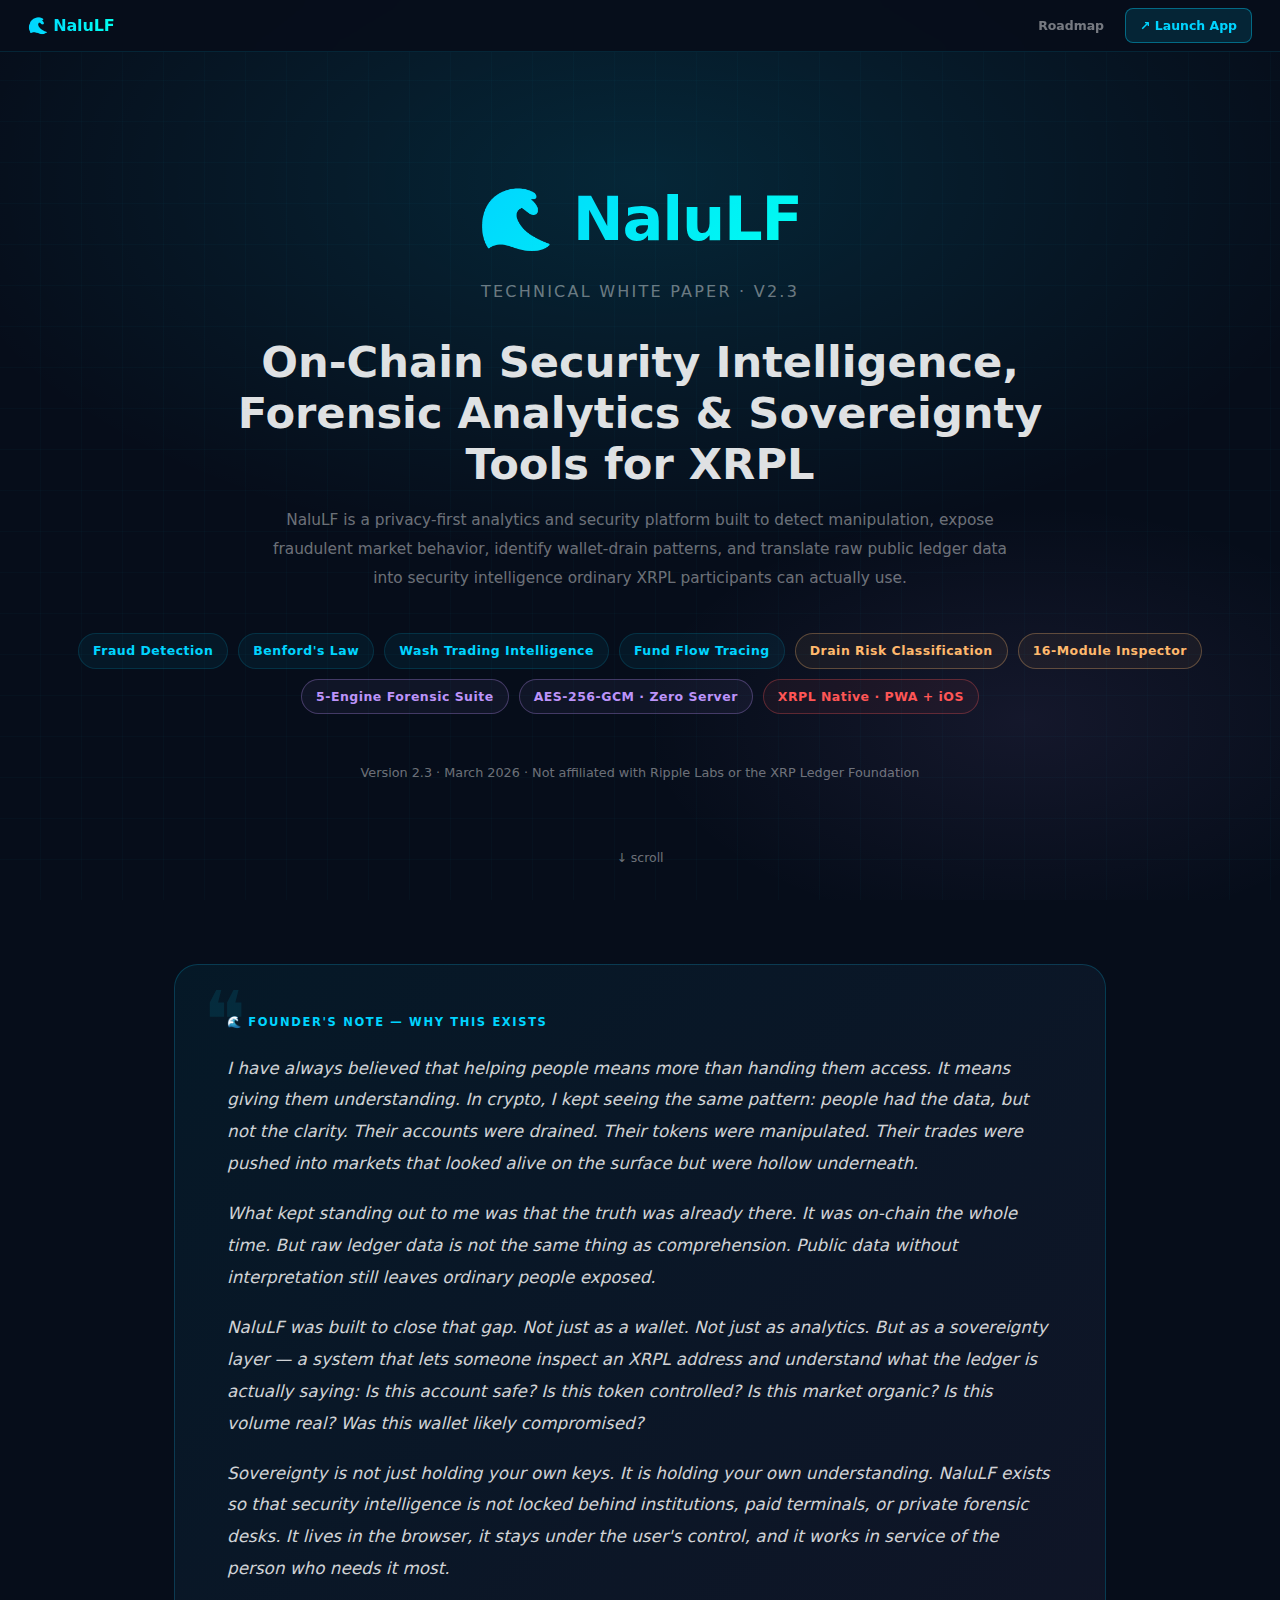
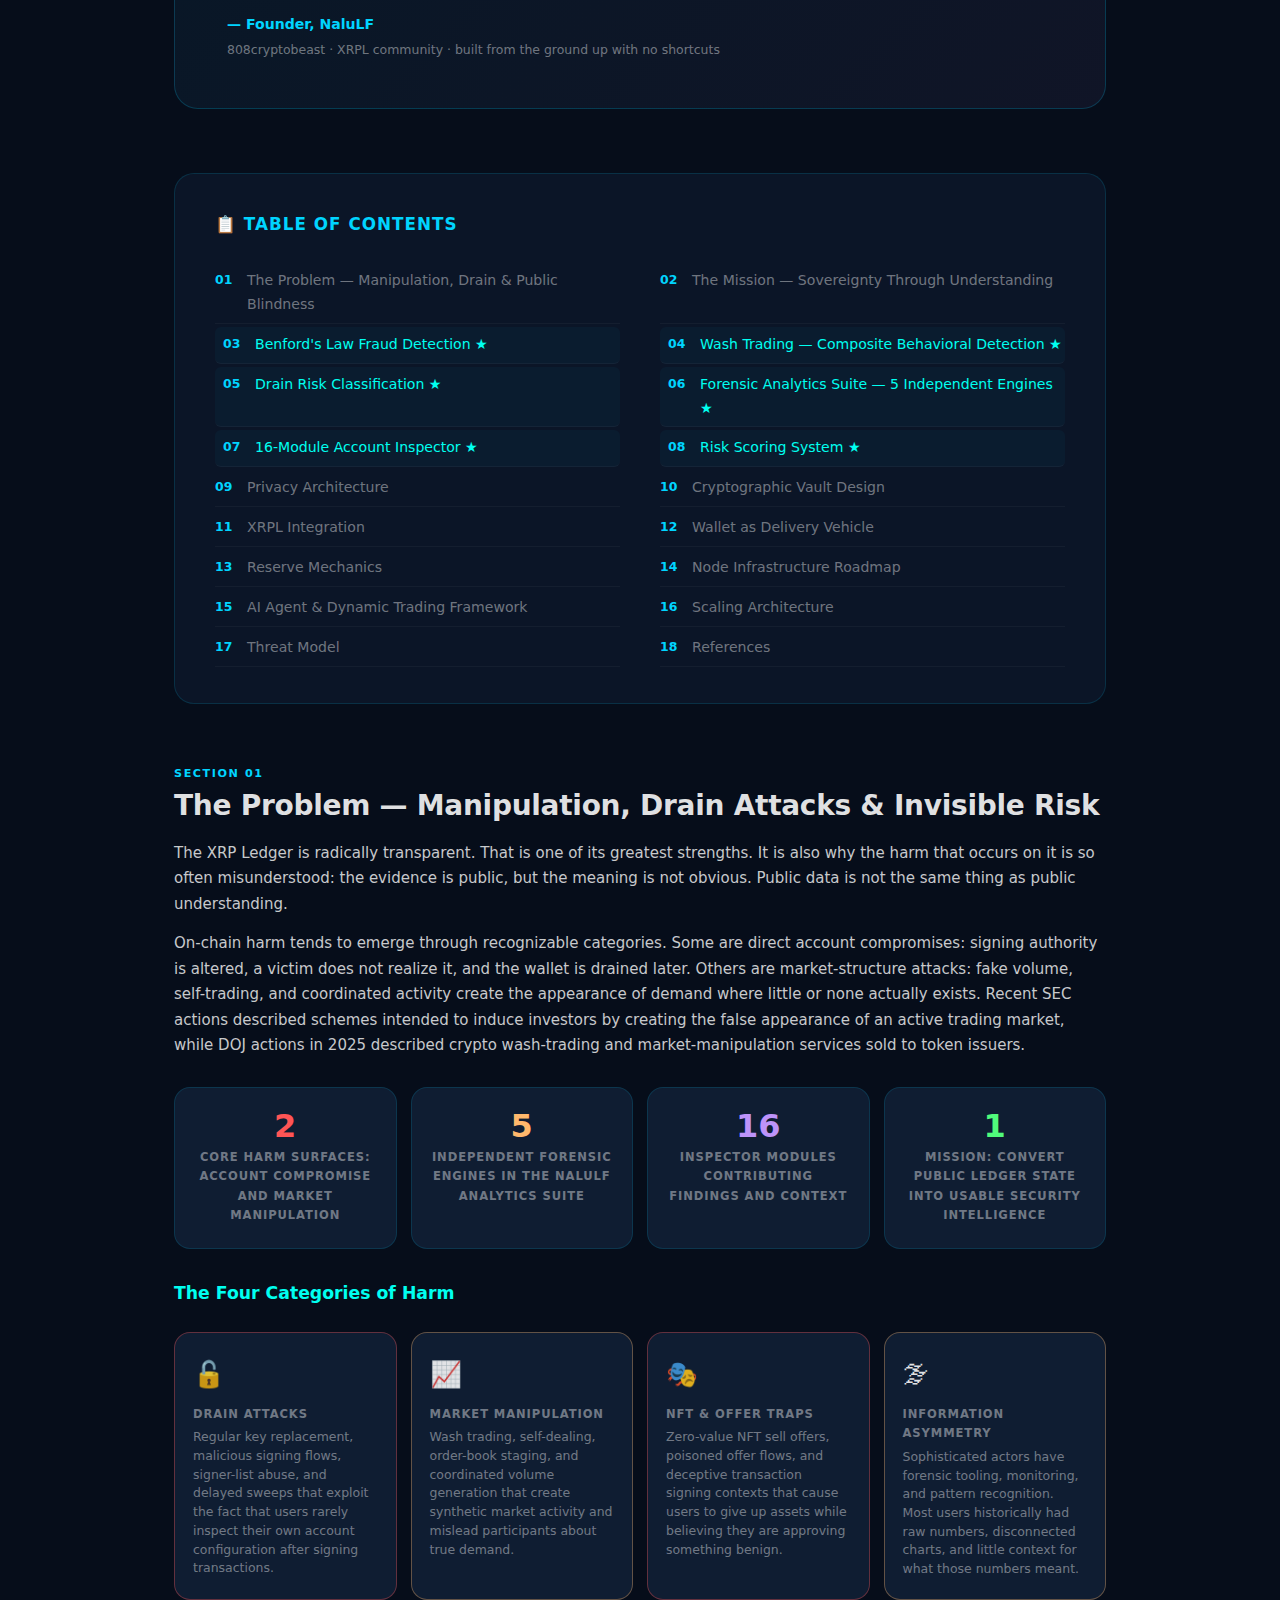
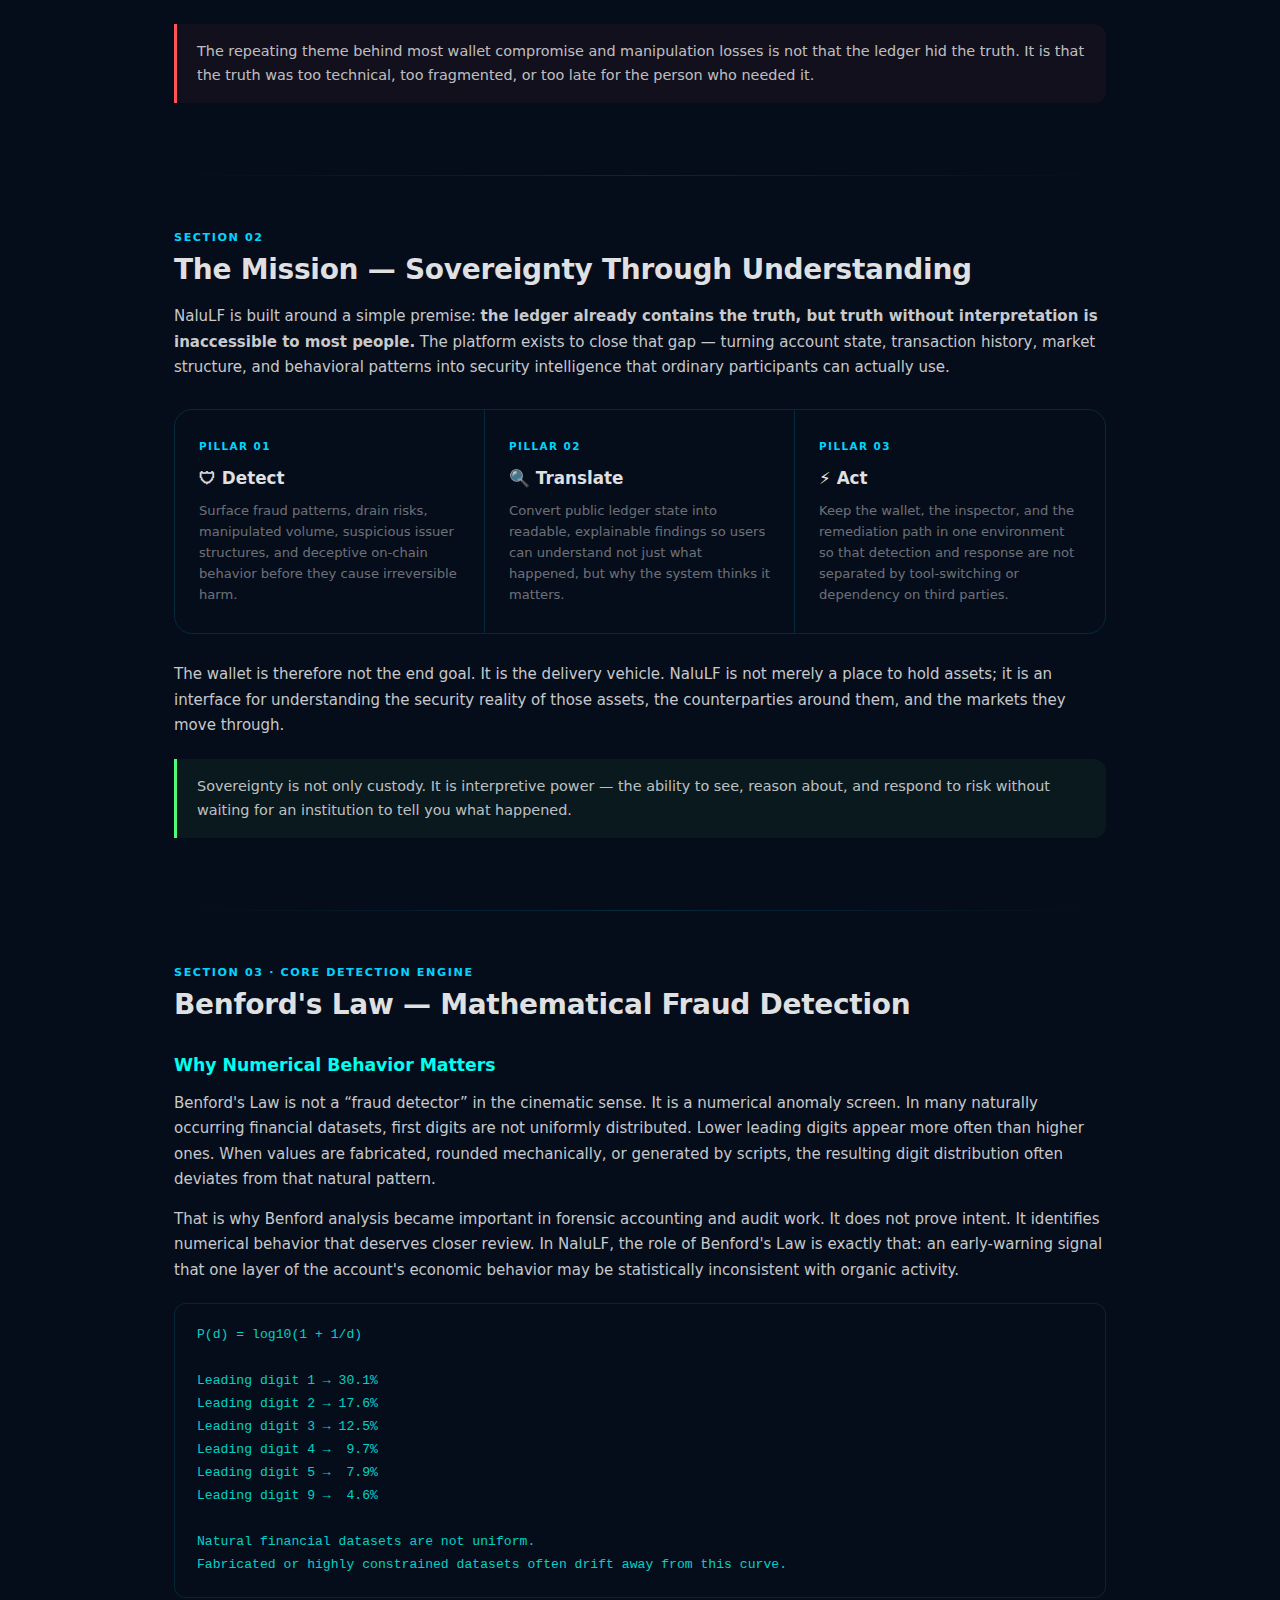
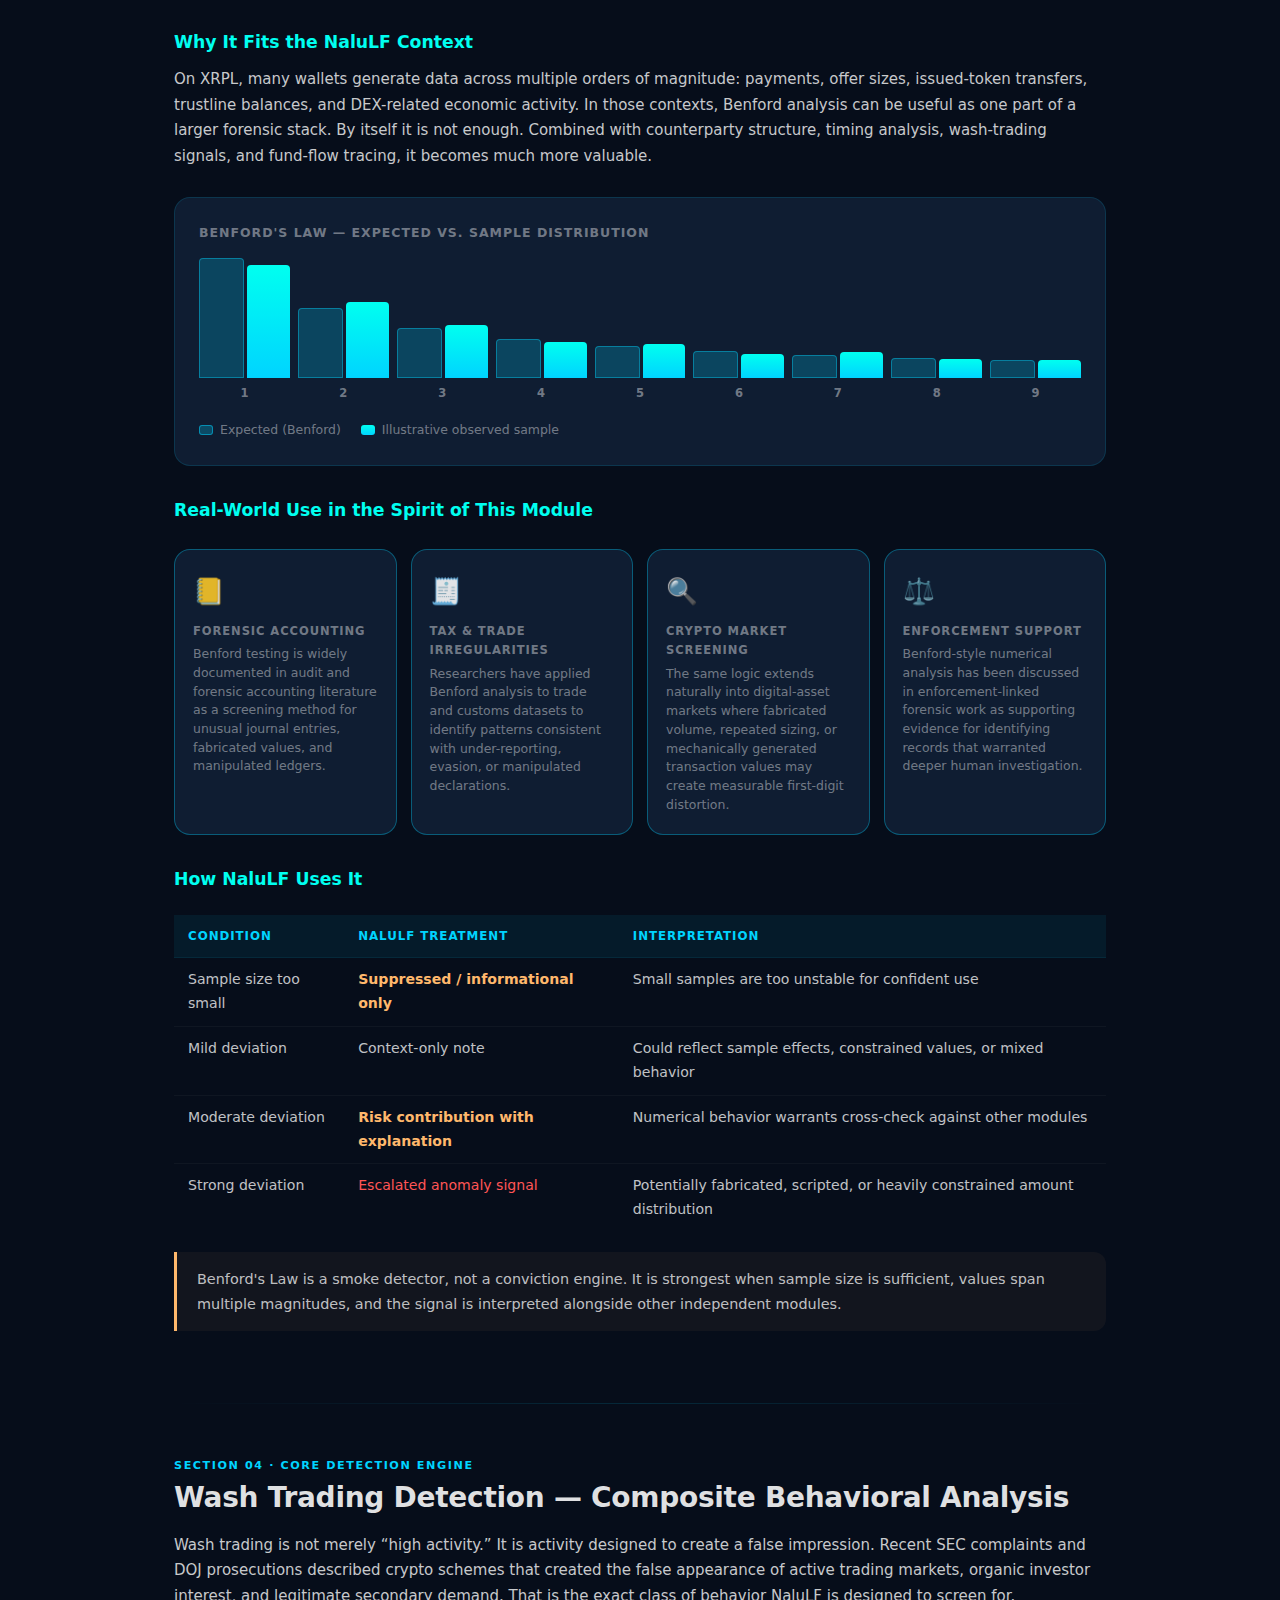
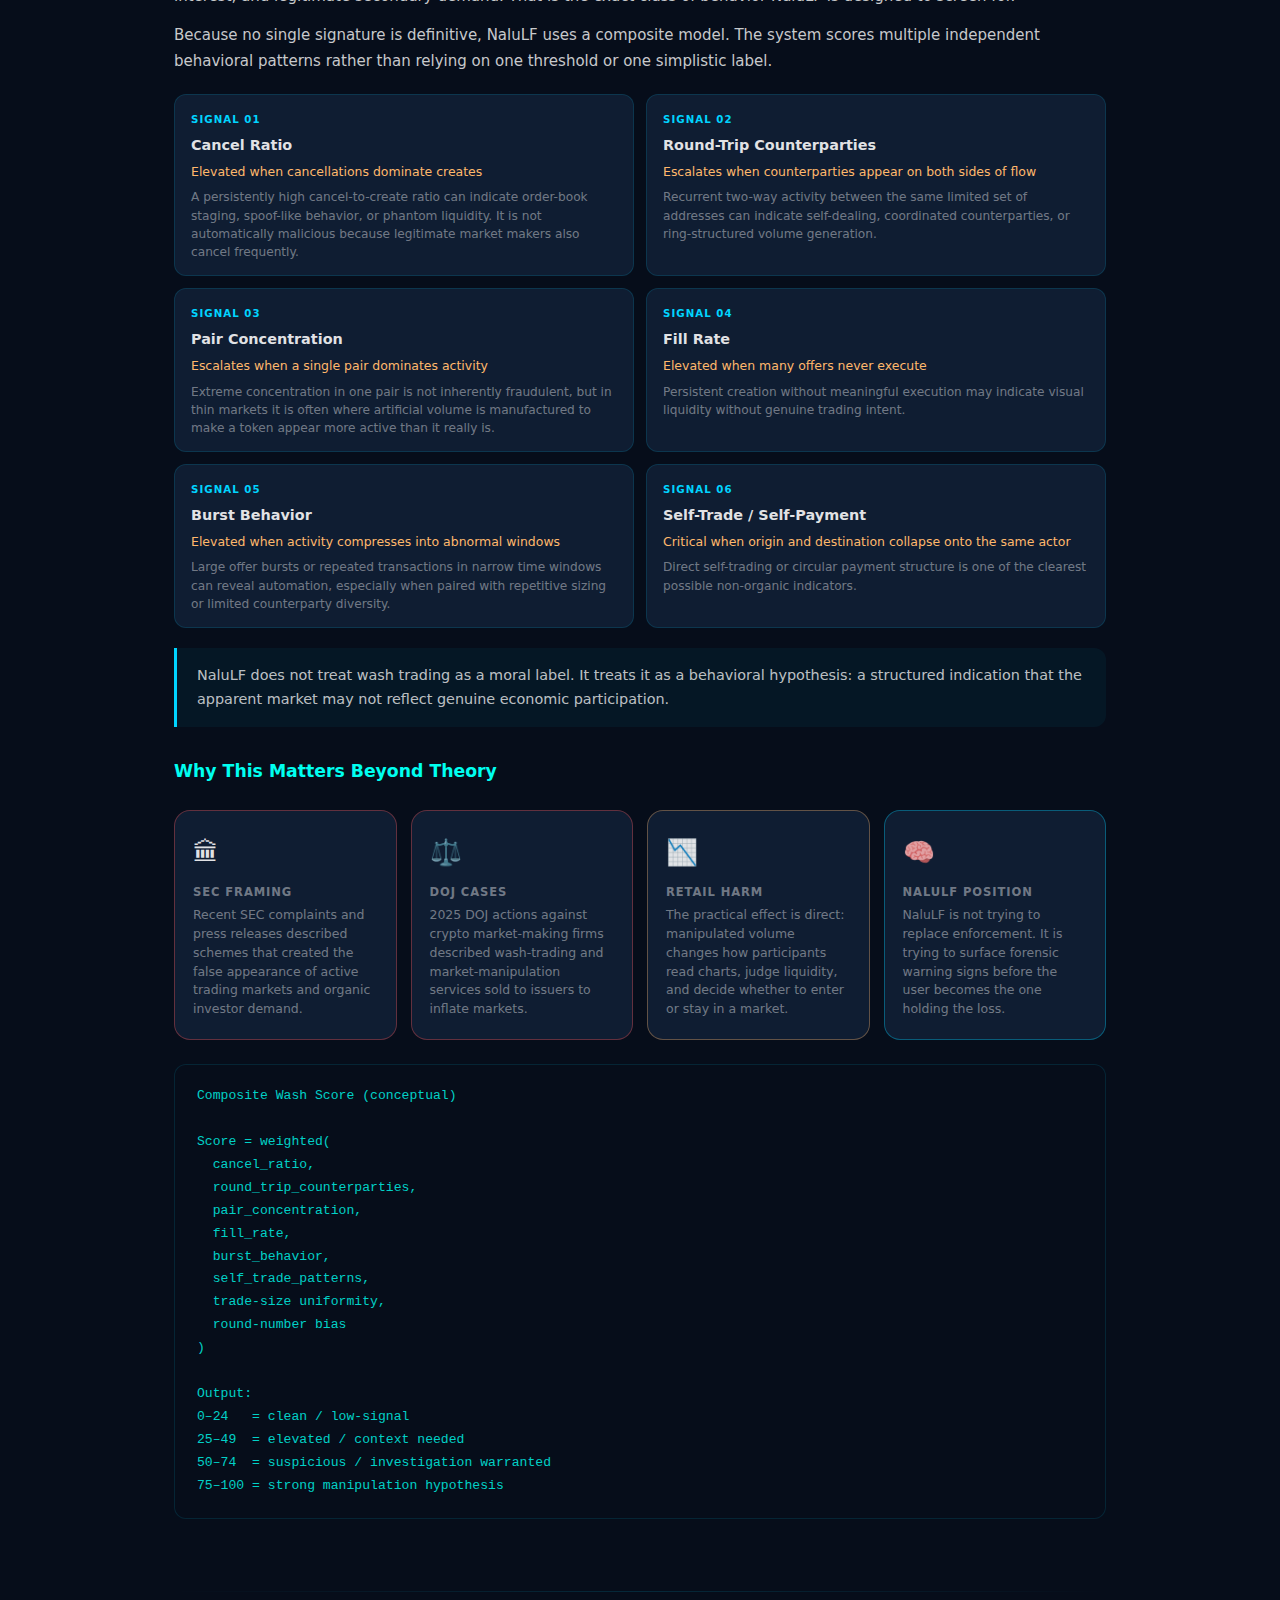
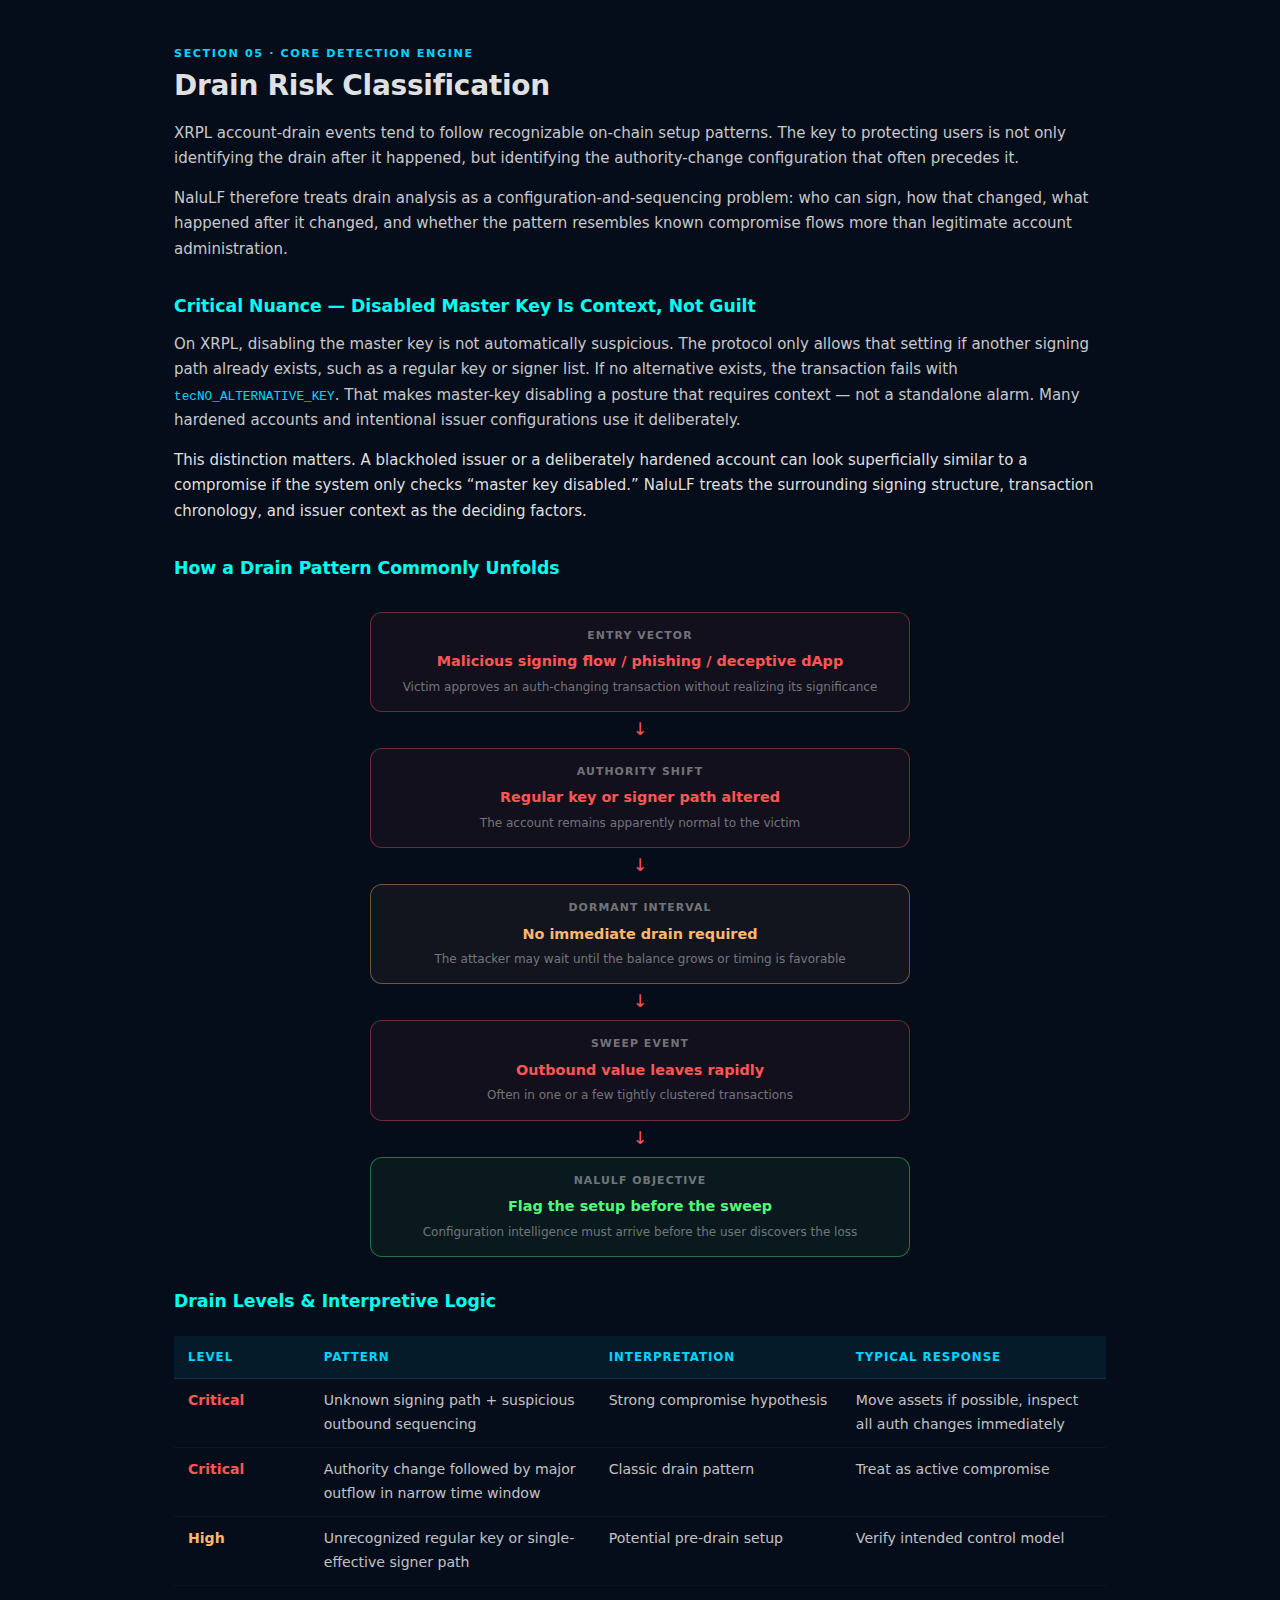
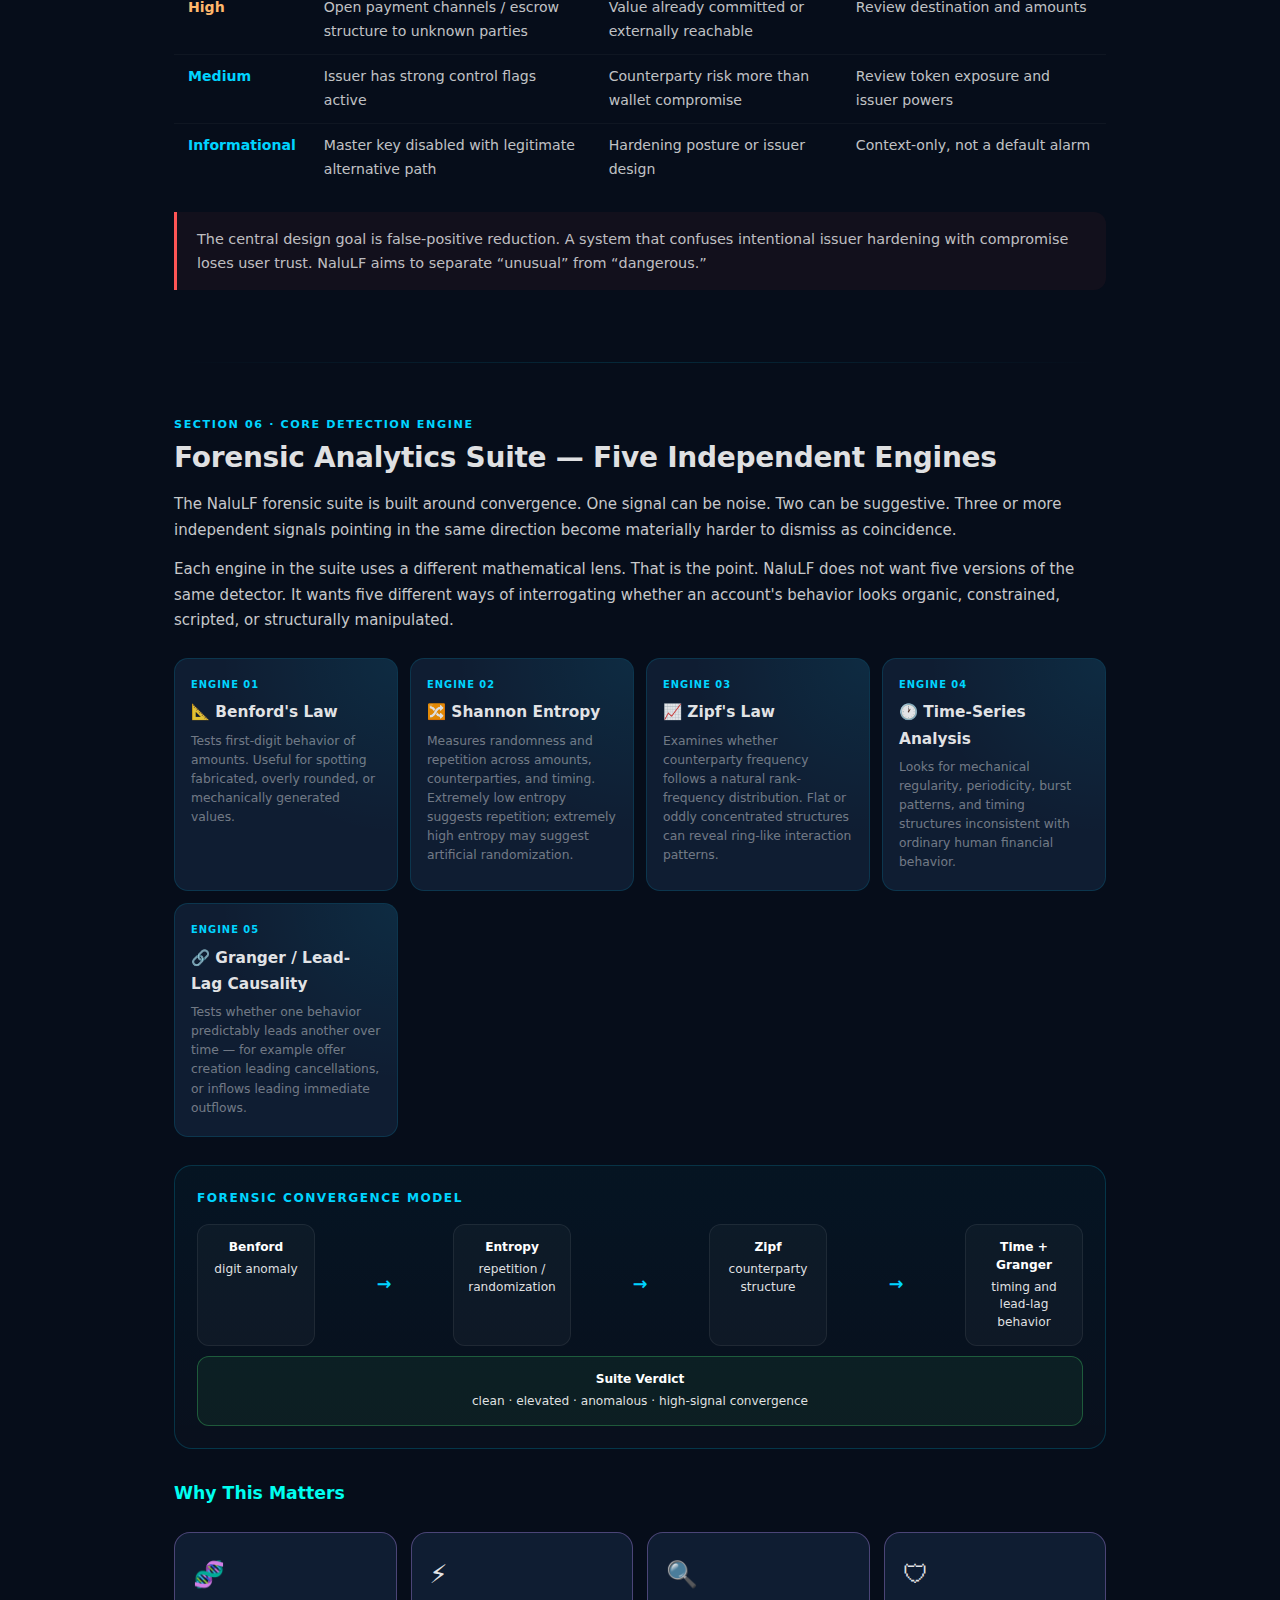
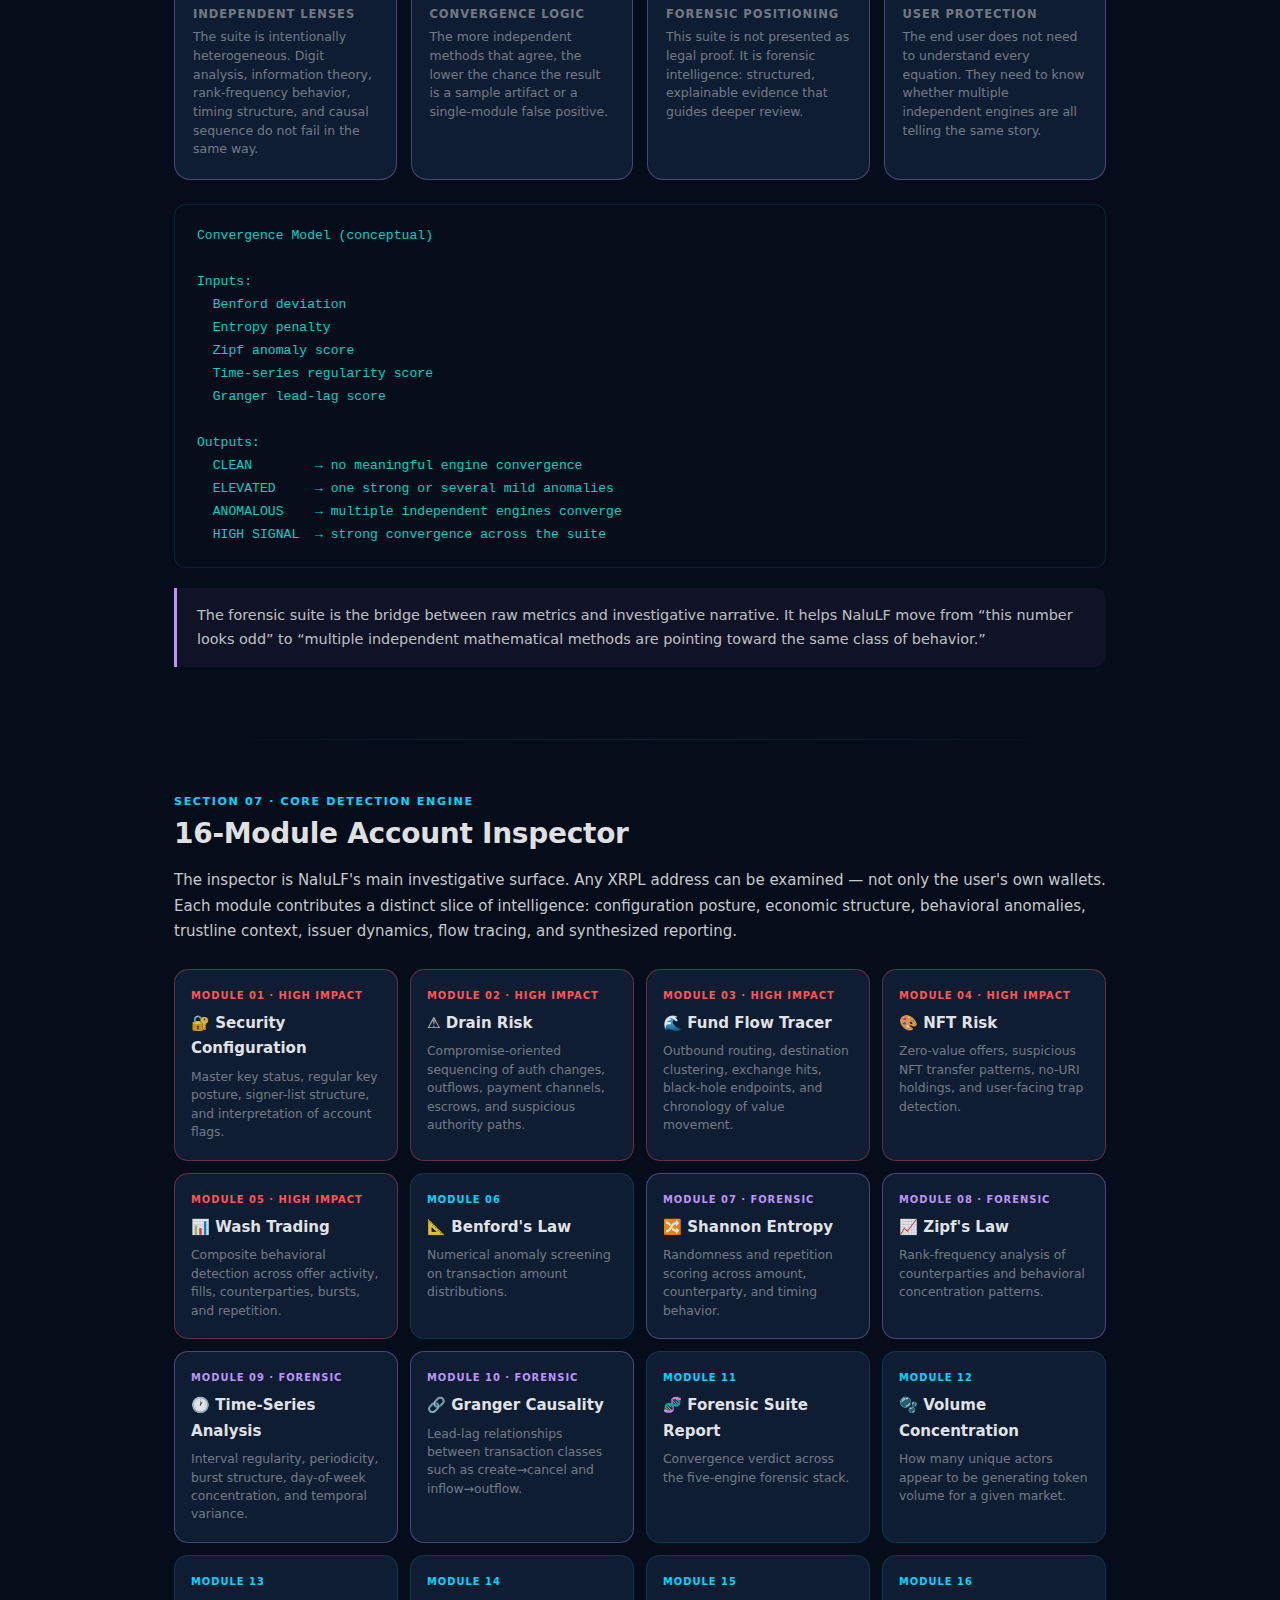
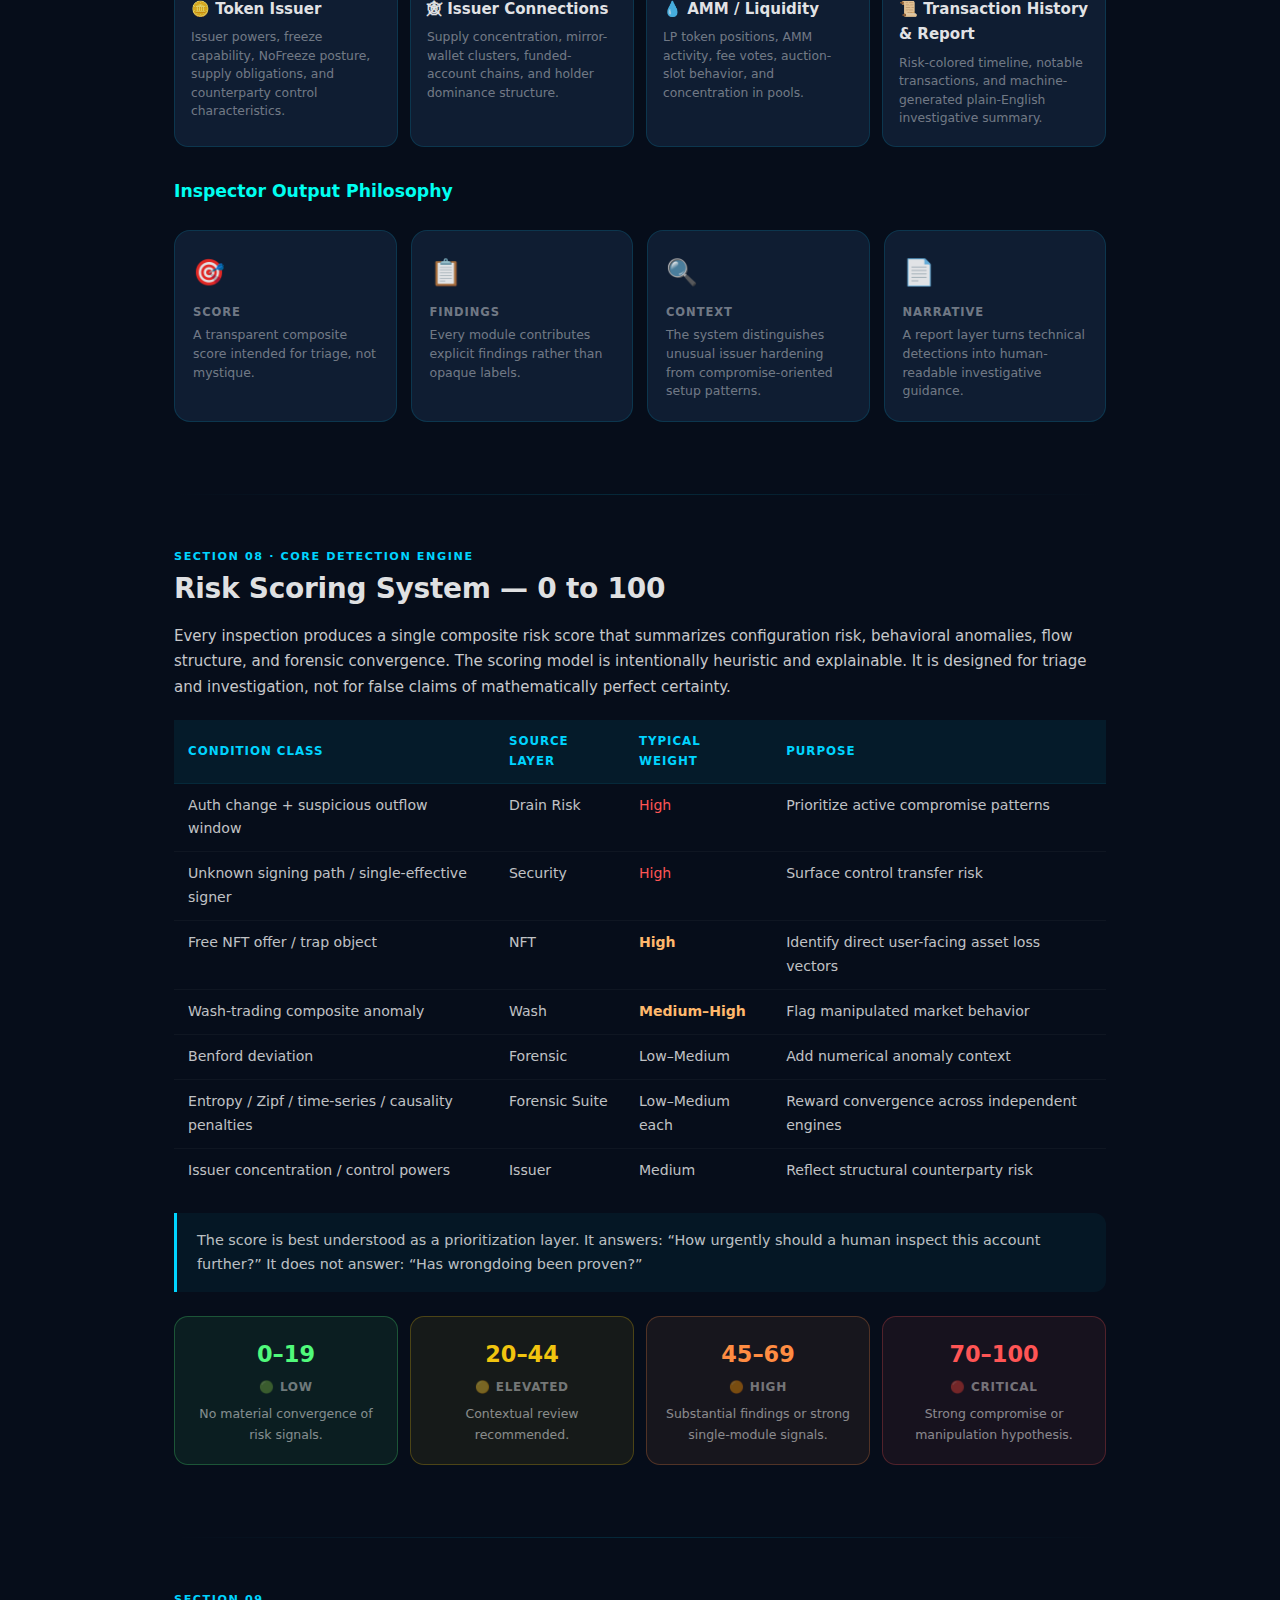
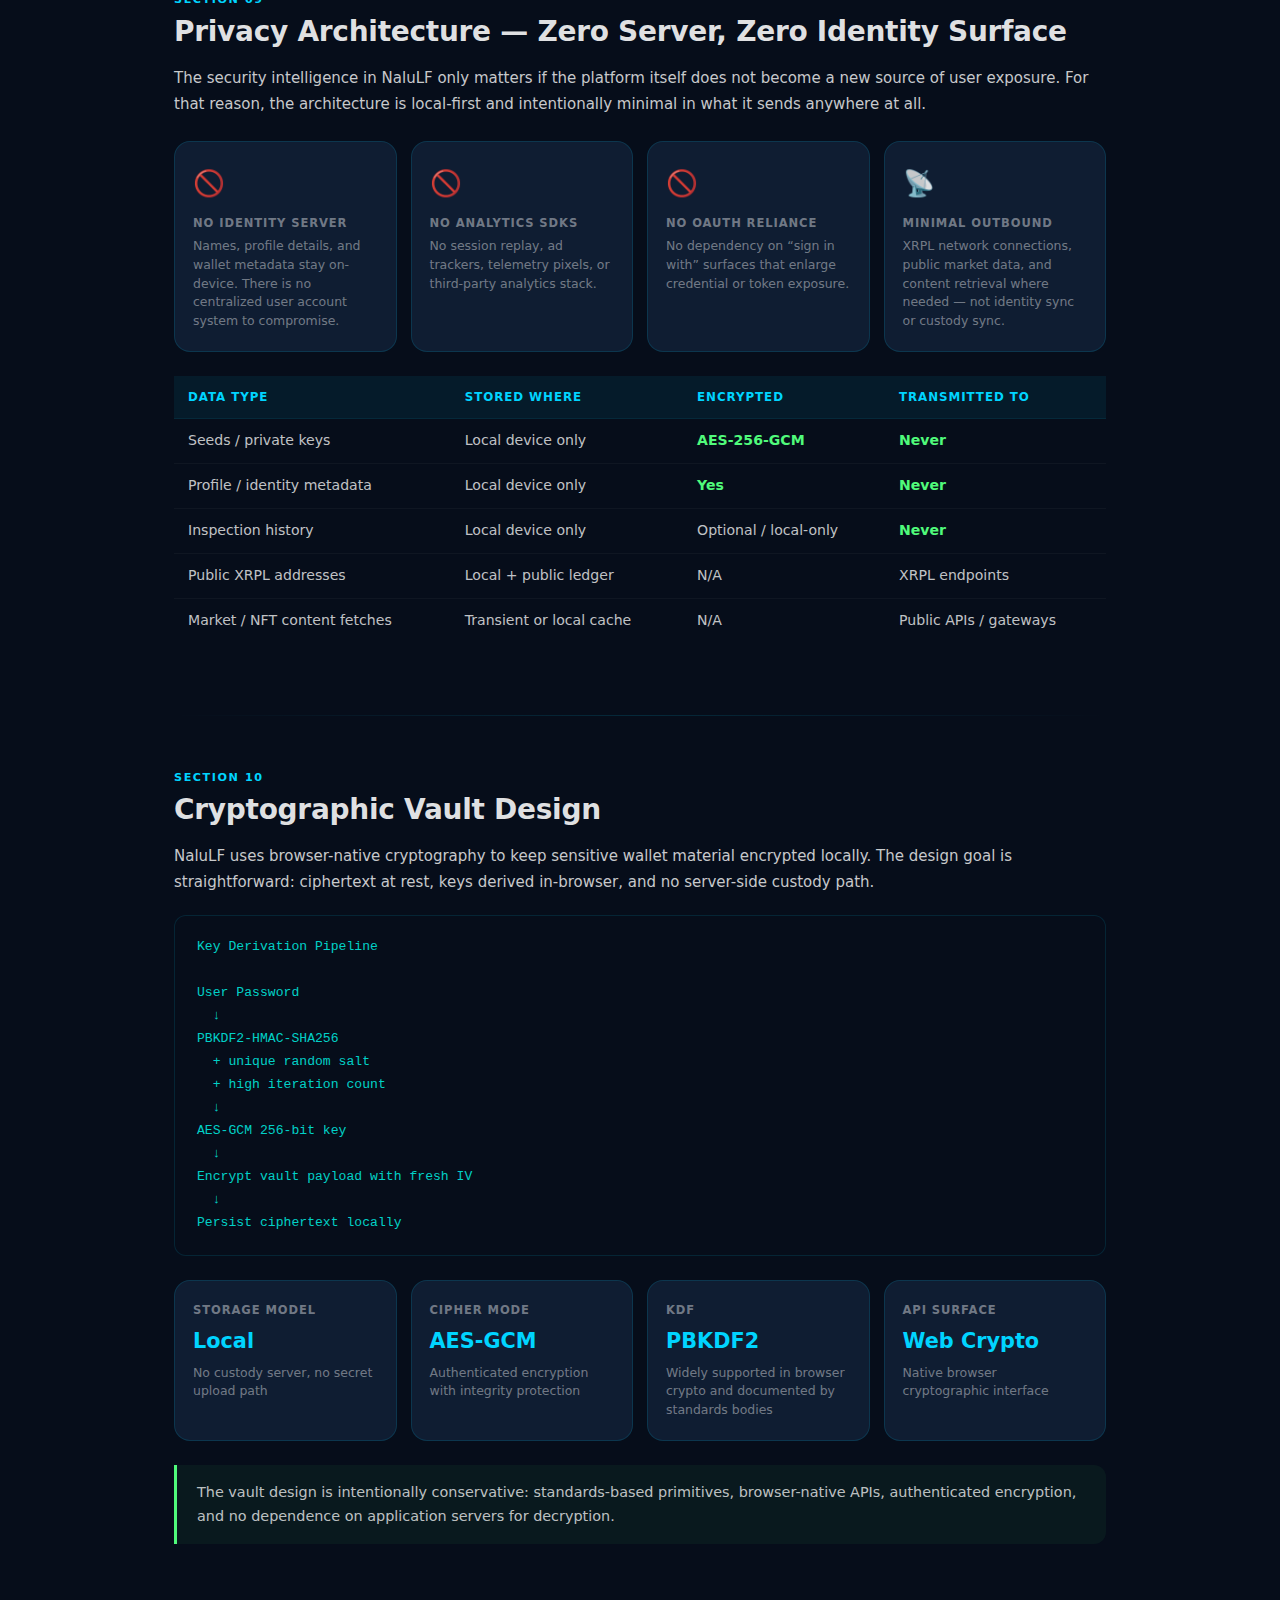
<file: Whitepaper.html>
<!DOCTYPE html>
<html lang="en">
<head>
<meta charset="UTF-8">
<meta name="viewport" content="width=device-width, initial-scale=1.0">
<title>NaluLF — Technical White Paper v2.3</title>
<style>
  .wp-nav {
    position: fixed; top: 0; left: 0; right: 0; z-index: 200;
    height: 52px; display: flex; align-items: center; justify-content: space-between;
    padding: 0 28px;
    background: rgba(6,13,26,.92); backdrop-filter: blur(16px);
    border-bottom: 1px solid rgba(0,212,255,.12);
  }
  .wp-nav-logo {
    font-size: 1rem; font-weight: 900; letter-spacing: -.01em;
    background: linear-gradient(90deg,#00d4ff,#00fff0);
    -webkit-background-clip: text; -webkit-text-fill-color: transparent;
    text-decoration: none;
  }
  .wp-nav-links { display: flex; gap: 6px; align-items: center; }
  .wp-nav-link {
    padding: 6px 14px; border-radius: 8px; text-decoration: none;
    font-size: .78rem; font-weight: 700; color: rgba(255,255,255,.45);
    border: 1px solid transparent; transition: all .18s; font-family: var(--font);
  }
  .wp-nav-link:hover { color: #00d4ff; border-color: rgba(0,212,255,.3); background: rgba(0,212,255,.05); }
  .wp-nav-link.cta {
    background: rgba(0,212,255,.12); border-color: rgba(0,212,255,.4); color: #00d4ff;
  }
  .wp-nav-link.cta:hover { background: rgba(0,212,255,.22); }
  @media(max-width:480px){ .wp-nav { padding: 0 14px; } .wp-nav-link { display: none; } .wp-nav-link.cta { display: flex; } }

  :root {
    --navy:    #060d1a;
    --panel:   #0b1527;
    --card:    #0f1d32;
    --border:  rgba(0,212,255,.14);
    --accent:  #00d4ff;
    --accent2: #00fff0;
    --gold:    #ffb86c;
    --green:   #50fa7b;
    --red:     #ff5555;
    --purple:  #bd93f9;
    --pink:    #ff79c6;
    --text:    rgba(255,255,255,.88);
    --muted:   rgba(255,255,255,.42);
    --font:    'Segoe UI', system-ui, -apple-system, sans-serif;
    --mono:    'JetBrains Mono', 'Fira Code', monospace;
  }

  *, *::before, *::after { box-sizing: border-box; margin: 0; padding: 0; }
  html { scroll-behavior: smooth; }
  body { background: var(--navy); color: var(--text); font-family: var(--font); font-size: 15px; line-height: 1.7; }

  a.inline-link {
    color: var(--accent);
    text-decoration: none;
    border-bottom: 1px dashed rgba(0,212,255,.35);
  }
  a.inline-link:hover {
    color: var(--accent2);
    border-bottom-color: rgba(0,255,240,.6);
  }

  .cover {
    min-height: 100vh;
    display: flex; flex-direction: column; align-items: center; justify-content: center;
    background:
      radial-gradient(ellipse 80% 60% at 50% 20%, rgba(0,212,255,.13) 0%, transparent 70%),
      radial-gradient(ellipse 50% 40% at 80% 80%, rgba(189,147,249,.08) 0%, transparent 60%),
      var(--navy);
    text-align: center; padding: 112px 24px 60px; position: relative; overflow: hidden;
  }
  .cover::before {
    content: ''; position: absolute; inset: 0;
    background:
      repeating-linear-gradient(0deg, transparent, transparent 40px, rgba(0,212,255,.022) 40px, rgba(0,212,255,.022) 41px),
      repeating-linear-gradient(90deg, transparent, transparent 40px, rgba(0,212,255,.022) 40px, rgba(0,212,255,.022) 41px);
    pointer-events: none;
  }
  .cover-logo { font-size: 3.8rem; font-weight: 900; letter-spacing: -.02em; background: linear-gradient(135deg,var(--accent),var(--accent2)); -webkit-background-clip:text; -webkit-text-fill-color:transparent; margin-bottom: 6px; }
  .cover-sub  { font-size: 1rem; color: var(--muted); letter-spacing: .14em; text-transform: uppercase; margin-bottom: 32px; }
  .cover-title { font-size: 2.7rem; font-weight: 900; line-height: 1.18; max-width: 820px; margin-bottom: 16px; }
  .cover-abstract { max-width: 740px; color: var(--muted); font-size: .96rem; line-height: 1.9; margin-bottom: 40px; }
  .cover-badges { display: flex; gap: 10px; flex-wrap: wrap; justify-content: center; margin-bottom: 48px; }
  .badge { padding: 6px 14px; border-radius: 20px; border: 1px solid var(--border); background: rgba(0,212,255,.06); font-size: .78rem; font-weight: 700; color: var(--accent); letter-spacing: .04em; }
  .badge.gold   { border-color: rgba(255,184,108,.3); background: rgba(255,184,108,.06); color: var(--gold); }
  .badge.purple { border-color: rgba(189,147,249,.3); background: rgba(189,147,249,.06); color: var(--purple); }
  .badge.red    { border-color: rgba(255,85,85,.3); background: rgba(255,85,85,.06); color: var(--red); }
  .cover-version { font-size: .8rem; color: var(--muted); }
  .scroll-hint { position: absolute; bottom: 32px; left: 50%; transform: translateX(-50%); display: flex; flex-direction: column; align-items: center; gap: 6px; color: var(--muted); font-size: .78rem; animation: bob 2s ease-in-out infinite; }
  @keyframes bob { 0%,100%{transform:translateX(-50%) translateY(0)} 50%{transform:translateX(-50%) translateY(6px)} }

  .page { max-width: 980px; margin: 0 auto; padding: 0 24px 80px; }

  .origin {
    background: linear-gradient(135deg, rgba(0,212,255,.06), rgba(189,147,249,.06));
    border: 1px solid rgba(0,212,255,.2);
    border-radius: 24px; padding: 48px 52px; margin: 64px 0;
    position: relative; overflow: hidden;
  }
  .origin::before {
    content: '❝'; position: absolute; top: 16px; left: 28px;
    font-size: 5rem; color: rgba(0,212,255,.1); font-family: Georgia, serif; line-height: 1;
  }
  .origin-label { font-size: .72rem; font-weight: 900; color: var(--accent); letter-spacing: .14em; text-transform: uppercase; margin-bottom: 20px; }
  .origin p { font-size: 1.05rem; line-height: 1.9; color: rgba(255,255,255,.82); margin-bottom: 18px; font-style: italic; }
  .origin p:last-of-type { margin-bottom: 0; }
  .origin-sig { margin-top: 28px; font-size: .88rem; color: var(--accent); font-weight: 800; font-style: normal; }
  .origin-sig-sub { font-size: .78rem; color: var(--muted); margin-top: 2px; font-style: normal; }
  @media(max-width:600px){ .origin { padding: 32px 24px; } }

  .toc-wrap { background: var(--panel); border: 1px solid var(--border); border-radius: 20px; padding: 36px 40px; margin: 60px 0; }
  .toc-title { font-size: 1.05rem; font-weight: 900; color: var(--accent); margin-bottom: 24px; letter-spacing: .06em; text-transform: uppercase; }
  .toc-grid { display: grid; grid-template-columns: 1fr 1fr; gap: 3px 40px; }
  .toc-item { display: flex; gap: 10px; padding: 6px 0; border-bottom: 1px solid rgba(255,255,255,.04); }
  .toc-num { color: var(--accent); font-weight: 900; font-size: .78rem; min-width: 22px; }
  .toc-item a { color: var(--muted); text-decoration: none; font-size: .88rem; transition: color .15s; }
  .toc-item a:hover { color: var(--accent); }
  .toc-item.anchor { background: rgba(0,212,255,.04); border-radius: 6px; padding-left: 8px; }
  .toc-item.anchor a { color: var(--accent2); }
  @media(max-width:600px){ .toc-grid { grid-template-columns: 1fr; } }

  .section { margin-bottom: 72px; scroll-margin-top: 84px; }
  .section-num { font-size: .7rem; font-weight: 900; color: var(--accent); letter-spacing: .14em; text-transform: uppercase; margin-bottom: 6px; }
  h2 { font-size: 1.75rem; font-weight: 900; line-height: 1.2; margin-bottom: 18px; letter-spacing: -.01em; }
  h3 { font-size: 1.08rem; font-weight: 800; margin: 30px 0 10px; color: var(--accent2); }
  p  { margin-bottom: 14px; color: rgba(255,255,255,.78); }
  p:last-child { margin-bottom: 0; }
  .divider { height: 1px; background: linear-gradient(90deg, transparent, var(--border), transparent); margin: 52px 0; }

  .stat-row { display: grid; grid-template-columns: repeat(auto-fit, minmax(170px, 1fr)); gap: 14px; margin: 28px 0; }
  .stat { background: var(--card); border: 1px solid var(--border); border-radius: 16px; padding: 22px 18px; text-align: center; }
  .stat-value { font-size: 2rem; font-weight: 900; color: var(--accent); line-height: 1; margin-bottom: 6px; }
  .stat-value.gold   { color: var(--gold); }
  .stat-value.green  { color: var(--green); }
  .stat-value.purple { color: var(--purple); }
  .stat-value.red    { color: var(--red); }
  .stat-label { font-size: .72rem; font-weight: 800; color: var(--muted); text-transform: uppercase; letter-spacing: .08em; }

  .card-row { display: grid; grid-template-columns: repeat(auto-fit, minmax(210px, 1fr)); gap: 14px; margin: 24px 0; }
  .card { background: var(--card); border: 1px solid var(--border); border-radius: 16px; padding: 20px 18px; }
  .card.accent-border { border-color: rgba(0,212,255,.35); }
  .card.gold-border   { border-color: rgba(255,184,108,.35); }
  .card.red-border    { border-color: rgba(255,85,85,.35); }
  .card.purple-border { border-color: rgba(189,147,249,.35); }
  .card-icon  { font-size: 1.6rem; margin-bottom: 8px; }
  .card-label { font-size: .72rem; font-weight: 800; color: var(--muted); text-transform: uppercase; letter-spacing: .08em; margin-bottom: 4px; }
  .card-value { font-size: 1.3rem; font-weight: 900; color: var(--accent); }
  .card-note  { font-size: .78rem; color: var(--muted); margin-top: 4px; line-height: 1.5; }

  pre { background: #060d1a; border: 1px solid rgba(0,212,255,.12); border-radius: 12px; padding: 20px 22px; font-family: var(--mono); font-size: .82rem; line-height: 1.75; color: rgba(0,255,240,.82); overflow-x: auto; margin: 20px 0; }
  code { font-family: var(--mono); font-size: .85em; color: var(--accent); }

  .table-wrap { overflow-x: auto; margin: 20px 0; }
  table { width: 100%; border-collapse: collapse; }
  th { background: rgba(0,212,255,.07); color: var(--accent); font-size: .74rem; font-weight: 900; text-transform: uppercase; letter-spacing: .08em; padding: 11px 14px; text-align: left; border-bottom: 1px solid var(--border); }
  td { padding: 10px 14px; font-size: .88rem; color: rgba(255,255,255,.76); border-bottom: 1px solid rgba(255,255,255,.04); vertical-align: top; }
  tr:last-child td { border-bottom: none; }
  tr:hover td { background: rgba(255,255,255,.02); }
  td strong { color: #fff; }
  .hi { color: var(--green)  !important; font-weight: 800; }
  .lo { color: var(--red)    !important; }
  .wa { color: var(--gold)   !important; font-weight: 800; }

  .callout { border-left: 3px solid var(--accent); background: rgba(0,212,255,.05); border-radius: 0 12px 12px 0; padding: 15px 20px; margin: 20px 0; font-size: .9rem; color: rgba(255,255,255,.74); line-height: 1.7; }
  .callout.warn { border-color: var(--gold);   background: rgba(255,184,108,.05); }
  .callout.ok   { border-color: var(--green);  background: rgba(80,250,123,.05); }
  .callout.red  { border-color: var(--red);    background: rgba(255,85,85,.05); }
  .callout.purple { border-color: var(--purple); background: rgba(189,147,249,.05); }

  .mission-strip {
    display: grid; grid-template-columns: repeat(3,1fr); gap: 0;
    border: 1px solid var(--border); border-radius: 18px; overflow: hidden; margin: 28px 0;
  }
  .ms-item { padding: 28px 24px; border-right: 1px solid var(--border); }
  .ms-item:last-child { border-right: none; }
  .ms-num  { font-size: .65rem; font-weight: 900; color: var(--accent); letter-spacing: .14em; text-transform: uppercase; margin-bottom: 8px; }
  .ms-title{ font-size: 1.05rem; font-weight: 900; margin-bottom: 8px; }
  .ms-body { font-size: .82rem; color: var(--muted); line-height: 1.6; }
  @media(max-width:620px){ .mission-strip { grid-template-columns: 1fr; } .ms-item { border-right: none; border-bottom: 1px solid var(--border); } .ms-item:last-child { border-bottom: none; } }

  .threat-flow { display: flex; flex-direction: column; align-items: center; gap: 0; margin: 28px 0; }
  .tf-step { background: var(--card); border: 1px solid var(--border); border-radius: 12px; padding: 14px 24px; text-align: center; width: 100%; max-width: 540px; }
  .tf-label { font-size: .68rem; font-weight: 900; color: var(--muted); text-transform: uppercase; letter-spacing: .1em; margin-bottom: 4px; }
  .tf-value { font-size: .9rem; font-weight: 800; color: #fff; }
  .tf-note  { font-size: .75rem; color: var(--muted); margin-top: 3px; }
  .tf-arrow { color: var(--red); font-size: 1.1rem; padding: 3px 0; }
  .tf-step.bad  { border-color: rgba(255,85,85,.4);    background: rgba(255,85,85,.05); }
  .tf-step.bad .tf-value { color: var(--red); }
  .tf-step.warn { border-color: rgba(255,184,108,.4);  background: rgba(255,184,108,.05); }
  .tf-step.warn .tf-value { color: var(--gold); }
  .tf-step.good { border-color: rgba(80,250,123,.4);   background: rgba(80,250,123,.05); }
  .tf-step.good .tf-value { color: var(--green); }

  .benford-wrap { margin: 28px 0; background: var(--card); border: 1px solid var(--border); border-radius: 16px; padding: 24px; }
  .benford-title { font-size: .78rem; font-weight: 900; color: var(--muted); text-transform: uppercase; letter-spacing: .08em; margin-bottom: 20px; }
  .benford-bars { display: flex; align-items: flex-end; gap: 8px; height: 140px; }
  .benford-bar-wrap { flex: 1; display: flex; flex-direction: column; align-items: center; gap: 6px; height: 100%; justify-content: flex-end; }
  .benford-bar-pair { width: 100%; display: flex; gap: 3px; align-items: flex-end; }
  .benford-bar { flex: 1; border-radius: 4px 4px 0 0; min-height: 4px; }
  .benford-bar.expected { background: rgba(0,212,255,.22); border: 1px solid rgba(0,212,255,.4); }
  .benford-bar.observed { background: linear-gradient(180deg,var(--accent2),var(--accent)); }
  .benford-digit { font-size: .72rem; font-weight: 800; color: var(--muted); }
  .benford-legend { display: flex; gap: 20px; margin-top: 16px; flex-wrap: wrap; }
  .legend-item { display: flex; align-items: center; gap: 7px; font-size: .78rem; color: var(--muted); }
  .legend-swatch { width: 14px; height: 10px; border-radius: 3px; }

  .signals { display: grid; grid-template-columns: 1fr 1fr; gap: 12px; margin: 20px 0; }
  .signal { background: var(--card); border: 1px solid var(--border); border-radius: 12px; padding: 16px 16px 14px; }
  .signal-num   { font-size: .64rem; font-weight: 900; color: var(--accent); text-transform: uppercase; letter-spacing: .1em; margin-bottom: 4px; }
  .signal-title { font-size: .9rem; font-weight: 800; margin-bottom: 4px; }
  .signal-threshold { font-size: .78rem; color: var(--gold); }
  .signal-note  { font-size: .76rem; color: var(--muted); margin-top: 6px; line-height: 1.5; }
  @media(max-width:560px){ .signals { grid-template-columns: 1fr; } }

  .score-bands { display: grid; grid-template-columns: repeat(4,1fr); gap: 12px; margin: 24px 0; }
  .score-band { border-radius: 14px; padding: 18px 14px; text-align: center; border: 1px solid transparent; }
  .score-band.green  { background: rgba(80,250,123,.07);  border-color: rgba(80,250,123,.25); }
  .score-band.amber  { background: rgba(241,196,15,.07);  border-color: rgba(241,196,15,.25); }
  .score-band.orange { background: rgba(255,140,66,.07);  border-color: rgba(255,140,66,.25); }
  .score-band.red    { background: rgba(255,85,85,.07);   border-color: rgba(255,85,85,.25); }
  .score-band-range  { font-size: 1.4rem; font-weight: 900; margin-bottom: 4px; }
  .score-band.green  .score-band-range { color: #50fa7b; }
  .score-band.amber  .score-band-range { color: #f1c40f; }
  .score-band.orange .score-band-range { color: #ff8c42; }
  .score-band.red    .score-band-range { color: #ff5555; }
  .score-band-label  { font-size: .75rem; font-weight: 800; color: var(--muted); text-transform: uppercase; letter-spacing: .06em; }
  .score-band-desc   { font-size: .78rem; color: rgba(255,255,255,.5); margin-top: 6px; }
  @media(max-width:560px){ .score-bands { grid-template-columns: 1fr 1fr; } }

  .module-grid { display: grid; grid-template-columns: repeat(auto-fill, minmax(210px,1fr)); gap: 12px; margin: 24px 0; }
  .module { background: var(--card); border: 1px solid var(--border); border-radius: 14px; padding: 18px 16px; }
  .module-num   { font-size: .62rem; font-weight: 900; color: var(--accent); letter-spacing: .1em; text-transform: uppercase; margin-bottom: 6px; }
  .module-name  { font-size: .94rem; font-weight: 800; margin-bottom: 6px; }
  .module-desc  { font-size: .77rem; color: var(--muted); line-height: 1.5; }
  .module.hot   { border-color: rgba(255,85,85,.35); }
  .module.hot .module-num { color: var(--red); }
  .module.purple { border-color: rgba(189,147,249,.35); }
  .module.purple .module-num { color: var(--purple); }

  .engine-grid {
    display: grid;
    grid-template-columns: repeat(auto-fill, minmax(220px,1fr));
    gap: 12px;
    margin: 24px 0;
  }
  .engine {
    background: var(--card);
    border: 1px solid var(--border);
    border-radius: 14px;
    padding: 18px 16px;
    position: relative;
    overflow: hidden;
  }
  .engine::before {
    content: '';
    position: absolute;
    inset: 0;
    background: radial-gradient(circle at top right, rgba(0,212,255,.08), transparent 55%);
    pointer-events: none;
  }
  .engine-num {
    font-size: .62rem; font-weight: 900; letter-spacing: .1em; text-transform: uppercase;
    margin-bottom: 6px; color: var(--accent);
    position: relative;
  }
  .engine-name {
    font-size: .96rem; font-weight: 900; margin-bottom: 6px;
    position: relative;
  }
  .engine-desc {
    font-size: .77rem; color: var(--muted); line-height: 1.55;
    position: relative;
  }

  .suite-visual {
    margin: 28px 0;
    border: 1px solid rgba(0,212,255,.18);
    border-radius: 18px;
    background: linear-gradient(180deg, rgba(0,212,255,.04), rgba(255,255,255,.015));
    padding: 22px;
  }
  .suite-visual-title {
    font-size: .76rem;
    letter-spacing: .12em;
    text-transform: uppercase;
    font-weight: 900;
    color: var(--accent);
    margin-bottom: 16px;
  }
  .suite-flow {
    display: grid;
    grid-template-columns: repeat(7, 1fr);
    gap: 10px;
    align-items: stretch;
  }
  .suite-node {
    background: rgba(255,255,255,.03);
    border: 1px solid rgba(255,255,255,.07);
    border-radius: 12px;
    padding: 14px 10px;
    text-align: center;
    font-size: .76rem;
    line-height: 1.45;
  }
  .suite-node strong { display:block; color:#fff; margin-bottom:4px; }
  .suite-node.final {
    border-color: rgba(80,250,123,.28);
    background: rgba(80,250,123,.06);
  }
  .suite-arrow {
    display:flex; align-items:center; justify-content:center;
    color: var(--accent);
    font-weight: 900;
    font-size: 1.1rem;
  }
  @media(max-width:900px){
    .suite-flow { grid-template-columns: 1fr; }
    .suite-arrow { transform: rotate(90deg); min-height: 20px; }
  }

  .refs { counter-reset: ref; }
  .ref-item {
    display: flex; gap: 12px; padding: 12px 0;
    border-bottom: 1px solid rgba(255,255,255,.04);
    font-size: .84rem; color: var(--muted);
  }
  .ref-num { color: var(--accent); font-weight: 800; min-width: 22px; }
  .ref-item a { color: var(--accent); text-decoration: none; }
  .ref-item a:hover { color: var(--accent2); }

  footer { text-align: center; padding: 40px 24px; color: var(--muted); font-size: .8rem; border-top: 1px solid var(--border); }
  footer a { color: var(--accent); text-decoration: none; }
</style>
</head>
<body>

<nav class="wp-nav">
  <a href="https://808cryptobeast.github.io/NaluLF/" class="wp-nav-logo">🌊 NaluLF</a>
  <div class="wp-nav-links">
    <a href="https://808cryptobeast.github.io/NaluLF/roadmap.html" class="wp-nav-link">Roadmap</a>
    <a href="https://808cryptobeast.github.io/NaluLF/" class="wp-nav-link cta">↗ Launch App</a>
  </div>
</nav>

<section class="cover">
  <div class="cover-logo">🌊 NaluLF</div>
  <div class="cover-sub">Technical White Paper · v2.3</div>
  <h1 class="cover-title">On-Chain Security Intelligence,<br>Forensic Analytics &amp; Sovereignty Tools for XRPL</h1>
  <p class="cover-abstract">
    NaluLF is a privacy-first analytics and security platform built to detect manipulation,
    expose fraudulent market behavior, identify wallet-drain patterns, and translate raw public ledger data
    into security intelligence ordinary XRPL participants can actually use.
  </p>
  <div class="cover-badges">
    <span class="badge">Fraud Detection</span>
    <span class="badge">Benford's Law</span>
    <span class="badge">Wash Trading Intelligence</span>
    <span class="badge">Fund Flow Tracing</span>
    <span class="badge gold">Drain Risk Classification</span>
    <span class="badge gold">16-Module Inspector</span>
    <span class="badge purple">5-Engine Forensic Suite</span>
    <span class="badge purple">AES-256-GCM · Zero Server</span>
    <span class="badge red">XRPL Native · PWA + iOS</span>
  </div>
  <div class="cover-version">Version 2.3 · March 2026 · Not affiliated with Ripple Labs or the XRP Ledger Foundation</div>
  <div class="scroll-hint">↓ scroll</div>
</section>

<div class="page">

  <div class="origin">
    <div class="origin-label">🌊 Founder's Note — Why This Exists</div>
    <p>
      I have always believed that helping people means more than handing them access. It means giving them understanding.
      In crypto, I kept seeing the same pattern: people had the data, but not the clarity. Their accounts were drained.
      Their tokens were manipulated. Their trades were pushed into markets that looked alive on the surface but were hollow underneath.
    </p>
    <p>
      What kept standing out to me was that the truth was already there. It was on-chain the whole time.
      But raw ledger data is not the same thing as comprehension. Public data without interpretation still leaves ordinary people exposed.
    </p>
    <p>
      NaluLF was built to close that gap. Not just as a wallet. Not just as analytics.
      But as a sovereignty layer — a system that lets someone inspect an XRPL address and understand what the ledger is actually saying:
      Is this account safe? Is this token controlled? Is this market organic? Is this volume real? Was this wallet likely compromised?
    </p>
    <p>
      Sovereignty is not just holding your own keys. It is holding your own understanding.
      NaluLF exists so that security intelligence is not locked behind institutions, paid terminals, or private forensic desks.
      It lives in the browser, it stays under the user's control, and it works in service of the person who needs it most.
    </p>
    <div class="origin-sig">— Founder, NaluLF</div>
    <div class="origin-sig-sub">808cryptobeast · XRPL community · built from the ground up with no shortcuts</div>
  </div>

  <nav class="toc-wrap">
    <div class="toc-title">📋 Table of Contents</div>
    <div class="toc-grid">
      <div class="toc-item"><span class="toc-num">01</span><a href="#s1">The Problem — Manipulation, Drain & Public Blindness</a></div>
      <div class="toc-item"><span class="toc-num">02</span><a href="#s2">The Mission — Sovereignty Through Understanding</a></div>
      <div class="toc-item anchor"><span class="toc-num">03</span><a href="#s3">Benford's Law Fraud Detection ★</a></div>
      <div class="toc-item anchor"><span class="toc-num">04</span><a href="#s4">Wash Trading — Composite Behavioral Detection ★</a></div>
      <div class="toc-item anchor"><span class="toc-num">05</span><a href="#s5">Drain Risk Classification ★</a></div>
      <div class="toc-item anchor"><span class="toc-num">06</span><a href="#s6">Forensic Analytics Suite — 5 Independent Engines ★</a></div>
      <div class="toc-item anchor"><span class="toc-num">07</span><a href="#s7">16-Module Account Inspector ★</a></div>
      <div class="toc-item anchor"><span class="toc-num">08</span><a href="#s8">Risk Scoring System ★</a></div>
      <div class="toc-item"><span class="toc-num">09</span><a href="#s9">Privacy Architecture</a></div>
      <div class="toc-item"><span class="toc-num">10</span><a href="#s10">Cryptographic Vault Design</a></div>
      <div class="toc-item"><span class="toc-num">11</span><a href="#s11">XRPL Integration</a></div>
      <div class="toc-item"><span class="toc-num">12</span><a href="#s12">Wallet as Delivery Vehicle</a></div>
      <div class="toc-item"><span class="toc-num">13</span><a href="#s13">Reserve Mechanics</a></div>
      <div class="toc-item"><span class="toc-num">14</span><a href="#s14">Node Infrastructure Roadmap</a></div>
      <div class="toc-item"><span class="toc-num">15</span><a href="#s15">AI Agent & Dynamic Trading Framework</a></div>
      <div class="toc-item"><span class="toc-num">16</span><a href="#s16">Scaling Architecture</a></div>
      <div class="toc-item"><span class="toc-num">17</span><a href="#s17">Threat Model</a></div>
      <div class="toc-item"><span class="toc-num">18</span><a href="#s18">References</a></div>
    </div>
  </nav>

  <section class="section" id="s1">
    <div class="section-num">Section 01</div>
    <h2>The Problem — Manipulation, Drain Attacks &amp; Invisible Risk</h2>

    <p>
      The XRP Ledger is radically transparent. That is one of its greatest strengths.
      It is also why the harm that occurs on it is so often misunderstood: the evidence is public,
      but the meaning is not obvious. Public data is not the same thing as public understanding.
    </p>
    <p>
      On-chain harm tends to emerge through recognizable categories. Some are direct account compromises:
      signing authority is altered, a victim does not realize it, and the wallet is drained later.
      Others are market-structure attacks: fake volume, self-trading, and coordinated activity create the appearance
      of demand where little or none actually exists. Recent SEC actions described schemes intended to induce investors
      by creating the false appearance of an active trading market, while DOJ actions in 2025 described crypto wash-trading
      and market-manipulation services sold to token issuers.
    </p>

    <div class="stat-row">
      <div class="stat"><div class="stat-value red">2</div><div class="stat-label">core harm surfaces: account compromise and market manipulation</div></div>
      <div class="stat"><div class="stat-value gold">5</div><div class="stat-label">independent forensic engines in the NaluLF analytics suite</div></div>
      <div class="stat"><div class="stat-value purple">16</div><div class="stat-label">inspector modules contributing findings and context</div></div>
      <div class="stat"><div class="stat-value green">1</div><div class="stat-label">mission: convert public ledger state into usable security intelligence</div></div>
    </div>

    <h3>The Four Categories of Harm</h3>
    <div class="card-row">
      <div class="card red-border">
        <div class="card-icon">🔓</div>
        <div class="card-label">Drain Attacks</div>
        <div class="card-note">
          Regular key replacement, malicious signing flows, signer-list abuse, and delayed sweeps that exploit the fact
          that users rarely inspect their own account configuration after signing transactions.
        </div>
      </div>
      <div class="card gold-border">
        <div class="card-icon">📈</div>
        <div class="card-label">Market Manipulation</div>
        <div class="card-note">
          Wash trading, self-dealing, order-book staging, and coordinated volume generation that create synthetic market activity
          and mislead participants about true demand.
        </div>
      </div>
      <div class="card red-border">
        <div class="card-icon">🎭</div>
        <div class="card-label">NFT &amp; Offer Traps</div>
        <div class="card-note">
          Zero-value NFT sell offers, poisoned offer flows, and deceptive transaction signing contexts that cause users
          to give up assets while believing they are approving something benign.
        </div>
      </div>
      <div class="card gold-border">
        <div class="card-icon">🌫</div>
        <div class="card-label">Information Asymmetry</div>
        <div class="card-note">
          Sophisticated actors have forensic tooling, monitoring, and pattern recognition. Most users historically had raw numbers,
          disconnected charts, and little context for what those numbers meant.
        </div>
      </div>
    </div>

    <div class="callout red">
      The repeating theme behind most wallet compromise and manipulation losses is not that the ledger hid the truth.
      It is that the truth was too technical, too fragmented, or too late for the person who needed it.
    </div>
  </section>

  <div class="divider"></div>

  <section class="section" id="s2">
    <div class="section-num">Section 02</div>
    <h2>The Mission — Sovereignty Through Understanding</h2>

    <p>
      NaluLF is built around a simple premise: <strong>the ledger already contains the truth, but truth without interpretation is inaccessible to most people.</strong>
      The platform exists to close that gap — turning account state, transaction history, market structure, and behavioral patterns
      into security intelligence that ordinary participants can actually use.
    </p>

    <div class="mission-strip">
      <div class="ms-item">
        <div class="ms-num">Pillar 01</div>
        <div class="ms-title">🛡 Detect</div>
        <div class="ms-body">
          Surface fraud patterns, drain risks, manipulated volume, suspicious issuer structures,
          and deceptive on-chain behavior before they cause irreversible harm.
        </div>
      </div>
      <div class="ms-item">
        <div class="ms-num">Pillar 02</div>
        <div class="ms-title">🔍 Translate</div>
        <div class="ms-body">
          Convert public ledger state into readable, explainable findings so users can understand not just what happened,
          but why the system thinks it matters.
        </div>
      </div>
      <div class="ms-item">
        <div class="ms-num">Pillar 03</div>
        <div class="ms-title">⚡ Act</div>
        <div class="ms-body">
          Keep the wallet, the inspector, and the remediation path in one environment so that detection and response
          are not separated by tool-switching or dependency on third parties.
        </div>
      </div>
    </div>

    <p>
      The wallet is therefore not the end goal. It is the delivery vehicle.
      NaluLF is not merely a place to hold assets; it is an interface for understanding the security reality of those assets,
      the counterparties around them, and the markets they move through.
    </p>

    <div class="callout ok">
      Sovereignty is not only custody. It is interpretive power — the ability to see, reason about, and respond to risk without waiting for an institution to tell you what happened.
    </div>
  </section>

  <div class="divider"></div>

  <section class="section" id="s3">
    <div class="section-num">Section 03 · Core Detection Engine</div>
    <h2>Benford's Law — Mathematical Fraud Detection</h2>

    <h3>Why Numerical Behavior Matters</h3>
    <p>
      Benford's Law is not a “fraud detector” in the cinematic sense. It is a numerical anomaly screen.
      In many naturally occurring financial datasets, first digits are not uniformly distributed.
      Lower leading digits appear more often than higher ones. When values are fabricated, rounded mechanically,
      or generated by scripts, the resulting digit distribution often deviates from that natural pattern.
    </p>
    <p>
      That is why Benford analysis became important in forensic accounting and audit work.
      It does not prove intent. It identifies numerical behavior that deserves closer review.
      In NaluLF, the role of Benford's Law is exactly that: an early-warning signal that one layer of the account's economic behavior
      may be statistically inconsistent with organic activity.
    </p>

    <pre>P(d) = log10(1 + 1/d)

Leading digit 1 → 30.1%
Leading digit 2 → 17.6%
Leading digit 3 → 12.5%
Leading digit 4 →  9.7%
Leading digit 5 →  7.9%
Leading digit 9 →  4.6%

Natural financial datasets are not uniform.
Fabricated or highly constrained datasets often drift away from this curve.</pre>

    <h3>Why It Fits the NaluLF Context</h3>
    <p>
      On XRPL, many wallets generate data across multiple orders of magnitude:
      payments, offer sizes, issued-token transfers, trustline balances, and DEX-related economic activity.
      In those contexts, Benford analysis can be useful as one part of a larger forensic stack.
      By itself it is not enough. Combined with counterparty structure, timing analysis, wash-trading signals, and fund-flow tracing,
      it becomes much more valuable.
    </p>

    <div class="benford-wrap">
      <div class="benford-title">Benford's Law — Expected vs. Sample Distribution</div>
      <div class="benford-bars" id="benfordBars"></div>
      <div class="benford-legend">
        <div class="legend-item"><div class="legend-swatch" style="background:rgba(0,212,255,.25);border:1px solid rgba(0,212,255,.5)"></div>Expected (Benford)</div>
        <div class="legend-item"><div class="legend-swatch" style="background:linear-gradient(180deg,#00fff0,#00d4ff)"></div>Illustrative observed sample</div>
      </div>
    </div>

    <h3>Real-World Use in the Spirit of This Module</h3>
    <div class="card-row">
      <div class="card accent-border">
        <div class="card-icon">📒</div>
        <div class="card-label">Forensic Accounting</div>
        <div class="card-note">
          Benford testing is widely documented in audit and forensic accounting literature as a screening method
          for unusual journal entries, fabricated values, and manipulated ledgers.
        </div>
      </div>
      <div class="card accent-border">
        <div class="card-icon">🧾</div>
        <div class="card-label">Tax &amp; Trade Irregularities</div>
        <div class="card-note">
          Researchers have applied Benford analysis to trade and customs datasets to identify patterns
          consistent with under-reporting, evasion, or manipulated declarations.
        </div>
      </div>
      <div class="card accent-border">
        <div class="card-icon">🔍</div>
        <div class="card-label">Crypto Market Screening</div>
        <div class="card-note">
          The same logic extends naturally into digital-asset markets where fabricated volume, repeated sizing,
          or mechanically generated transaction values may create measurable first-digit distortion.
        </div>
      </div>
      <div class="card accent-border">
        <div class="card-icon">⚖️</div>
        <div class="card-label">Enforcement Support</div>
        <div class="card-note">
          Benford-style numerical analysis has been discussed in enforcement-linked forensic work as supporting evidence
          for identifying records that warranted deeper human investigation.
        </div>
      </div>
    </div>

    <h3>How NaluLF Uses It</h3>
    <div class="table-wrap">
      <table>
        <thead><tr><th>Condition</th><th>NaluLF Treatment</th><th>Interpretation</th></tr></thead>
        <tbody>
          <tr><td>Sample size too small</td><td class="wa">Suppressed / informational only</td><td>Small samples are too unstable for confident use</td></tr>
          <tr><td>Mild deviation</td><td>Context-only note</td><td>Could reflect sample effects, constrained values, or mixed behavior</td></tr>
          <tr><td>Moderate deviation</td><td class="wa">Risk contribution with explanation</td><td>Numerical behavior warrants cross-check against other modules</td></tr>
          <tr><td>Strong deviation</td><td class="lo">Escalated anomaly signal</td><td>Potentially fabricated, scripted, or heavily constrained amount distribution</td></tr>
        </tbody>
      </table>
    </div>

    <div class="callout warn">
      Benford's Law is a smoke detector, not a conviction engine. It is strongest when sample size is sufficient,
      values span multiple magnitudes, and the signal is interpreted alongside other independent modules.
    </div>
  </section>

  <div class="divider"></div>

  <section class="section" id="s4">
    <div class="section-num">Section 04 · Core Detection Engine</div>
    <h2>Wash Trading Detection — Composite Behavioral Analysis</h2>

    <p>
      Wash trading is not merely “high activity.” It is activity designed to create a false impression.
      Recent SEC complaints and DOJ prosecutions described crypto schemes that created the false appearance
      of active trading markets, organic investor interest, and legitimate secondary demand.
      That is the exact class of behavior NaluLF is designed to screen for.
    </p>
    <p>
      Because no single signature is definitive, NaluLF uses a composite model.
      The system scores multiple independent behavioral patterns rather than relying on one threshold or one simplistic label.
    </p>

    <div class="signals">
      <div class="signal">
        <div class="signal-num">Signal 01</div>
        <div class="signal-title">Cancel Ratio</div>
        <div class="signal-threshold">Elevated when cancellations dominate creates</div>
        <div class="signal-note">
          A persistently high cancel-to-create ratio can indicate order-book staging, spoof-like behavior,
          or phantom liquidity. It is not automatically malicious because legitimate market makers also cancel frequently.
        </div>
      </div>
      <div class="signal">
        <div class="signal-num">Signal 02</div>
        <div class="signal-title">Round-Trip Counterparties</div>
        <div class="signal-threshold">Escalates when counterparties appear on both sides of flow</div>
        <div class="signal-note">
          Recurrent two-way activity between the same limited set of addresses can indicate self-dealing,
          coordinated counterparties, or ring-structured volume generation.
        </div>
      </div>
      <div class="signal">
        <div class="signal-num">Signal 03</div>
        <div class="signal-title">Pair Concentration</div>
        <div class="signal-threshold">Escalates when a single pair dominates activity</div>
        <div class="signal-note">
          Extreme concentration in one pair is not inherently fraudulent, but in thin markets it is often where artificial volume
          is manufactured to make a token appear more active than it really is.
        </div>
      </div>
      <div class="signal">
        <div class="signal-num">Signal 04</div>
        <div class="signal-title">Fill Rate</div>
        <div class="signal-threshold">Elevated when many offers never execute</div>
        <div class="signal-note">
          Persistent creation without meaningful execution may indicate visual liquidity without genuine trading intent.
        </div>
      </div>
      <div class="signal">
        <div class="signal-num">Signal 05</div>
        <div class="signal-title">Burst Behavior</div>
        <div class="signal-threshold">Elevated when activity compresses into abnormal windows</div>
        <div class="signal-note">
          Large offer bursts or repeated transactions in narrow time windows can reveal automation,
          especially when paired with repetitive sizing or limited counterparty diversity.
        </div>
      </div>
      <div class="signal">
        <div class="signal-num">Signal 06</div>
        <div class="signal-title">Self-Trade / Self-Payment</div>
        <div class="signal-threshold">Critical when origin and destination collapse onto the same actor</div>
        <div class="signal-note">
          Direct self-trading or circular payment structure is one of the clearest possible non-organic indicators.
        </div>
      </div>
    </div>

    <div class="callout">
      NaluLF does not treat wash trading as a moral label. It treats it as a behavioral hypothesis:
      a structured indication that the apparent market may not reflect genuine economic participation.
    </div>

    <h3>Why This Matters Beyond Theory</h3>
    <div class="card-row">
      <div class="card red-border">
        <div class="card-icon">🏛</div>
        <div class="card-label">SEC Framing</div>
        <div class="card-note">
          Recent SEC complaints and press releases described schemes that created the false appearance
          of active trading markets and organic investor demand.
        </div>
      </div>
      <div class="card red-border">
        <div class="card-icon">⚖️</div>
        <div class="card-label">DOJ Cases</div>
        <div class="card-note">
          2025 DOJ actions against crypto market-making firms described wash-trading and market-manipulation services
          sold to issuers to inflate markets.
        </div>
      </div>
      <div class="card gold-border">
        <div class="card-icon">📉</div>
        <div class="card-label">Retail Harm</div>
        <div class="card-note">
          The practical effect is direct: manipulated volume changes how participants read charts, judge liquidity,
          and decide whether to enter or stay in a market.
        </div>
      </div>
      <div class="card accent-border">
        <div class="card-icon">🧠</div>
        <div class="card-label">NaluLF Position</div>
        <div class="card-note">
          NaluLF is not trying to replace enforcement. It is trying to surface forensic warning signs
          before the user becomes the one holding the loss.
        </div>
      </div>
    </div>

    <pre>Composite Wash Score (conceptual)

Score = weighted(
  cancel_ratio,
  round_trip_counterparties,
  pair_concentration,
  fill_rate,
  burst_behavior,
  self_trade_patterns,
  trade-size uniformity,
  round-number bias
)

Output:
0–24   = clean / low-signal
25–49  = elevated / context needed
50–74  = suspicious / investigation warranted
75–100 = strong manipulation hypothesis</pre>
  </section>

  <div class="divider"></div>

  <section class="section" id="s5">
    <div class="section-num">Section 05 · Core Detection Engine</div>
    <h2>Drain Risk Classification</h2>

    <p>
      XRPL account-drain events tend to follow recognizable on-chain setup patterns.
      The key to protecting users is not only identifying the drain after it happened,
      but identifying the authority-change configuration that often precedes it.
    </p>
    <p>
      NaluLF therefore treats drain analysis as a configuration-and-sequencing problem:
      who can sign, how that changed, what happened after it changed, and whether the pattern resembles
      known compromise flows more than legitimate account administration.
    </p>

    <h3>Critical Nuance — Disabled Master Key Is Context, Not Guilt</h3>
    <p>
      On XRPL, disabling the master key is not automatically suspicious. The protocol only allows that setting
      if another signing path already exists, such as a regular key or signer list. If no alternative exists,
      the transaction fails with <code>tecNO_ALTERNATIVE_KEY</code>.
      That makes master-key disabling a posture that requires context — not a standalone alarm.
      Many hardened accounts and intentional issuer configurations use it deliberately.
    </p>

    <div class="callout.warn">
      This distinction matters. A blackholed issuer or a deliberately hardened account can look superficially similar
      to a compromise if the system only checks “master key disabled.” NaluLF treats the surrounding signing structure,
      transaction chronology, and issuer context as the deciding factors.
    </div>

    <h3>How a Drain Pattern Commonly Unfolds</h3>
    <div class="threat-flow">
      <div class="tf-step bad"><div class="tf-label">Entry Vector</div><div class="tf-value">Malicious signing flow / phishing / deceptive dApp</div><div class="tf-note">Victim approves an auth-changing transaction without realizing its significance</div></div>
      <div class="tf-arrow">↓</div>
      <div class="tf-step bad"><div class="tf-label">Authority Shift</div><div class="tf-value">Regular key or signer path altered</div><div class="tf-note">The account remains apparently normal to the victim</div></div>
      <div class="tf-arrow">↓</div>
      <div class="tf-step warn"><div class="tf-label">Dormant Interval</div><div class="tf-value">No immediate drain required</div><div class="tf-note">The attacker may wait until the balance grows or timing is favorable</div></div>
      <div class="tf-arrow">↓</div>
      <div class="tf-step bad"><div class="tf-label">Sweep Event</div><div class="tf-value">Outbound value leaves rapidly</div><div class="tf-note">Often in one or a few tightly clustered transactions</div></div>
      <div class="tf-arrow">↓</div>
      <div class="tf-step good"><div class="tf-label">NaluLF Objective</div><div class="tf-value">Flag the setup before the sweep</div><div class="tf-note">Configuration intelligence must arrive before the user discovers the loss</div></div>
    </div>

    <h3>Drain Levels &amp; Interpretive Logic</h3>
    <div class="table-wrap">
      <table>
        <thead><tr><th>Level</th><th>Pattern</th><th>Interpretation</th><th>Typical Response</th></tr></thead>
        <tbody>
          <tr><td><strong style="color:var(--red)">Critical</strong></td><td>Unknown signing path + suspicious outbound sequencing</td><td>Strong compromise hypothesis</td><td>Move assets if possible, inspect all auth changes immediately</td></tr>
          <tr><td><strong style="color:var(--red)">Critical</strong></td><td>Authority change followed by major outflow in narrow time window</td><td>Classic drain pattern</td><td>Treat as active compromise</td></tr>
          <tr><td><strong style="color:var(--gold)">High</strong></td><td>Unrecognized regular key or single-effective signer path</td><td>Potential pre-drain setup</td><td>Verify intended control model</td></tr>
          <tr><td><strong style="color:var(--gold)">High</strong></td><td>Open payment channels / escrow structure to unknown parties</td><td>Value already committed or externally reachable</td><td>Review destination and amounts</td></tr>
          <tr><td><strong style="color:var(--accent)">Medium</strong></td><td>Issuer has strong control flags active</td><td>Counterparty risk more than wallet compromise</td><td>Review token exposure and issuer powers</td></tr>
          <tr><td><strong style="color:var(--accent)">Informational</strong></td><td>Master key disabled with legitimate alternative path</td><td>Hardening posture or issuer design</td><td>Context-only, not a default alarm</td></tr>
        </tbody>
      </table>
    </div>

    <div class="callout red">
      The central design goal is false-positive reduction. A system that confuses intentional issuer hardening with compromise
      loses user trust. NaluLF aims to separate “unusual” from “dangerous.”
    </div>
  </section>

  <div class="divider"></div>

  <section class="section" id="s6">
    <div class="section-num">Section 06 · Core Detection Engine</div>
    <h2>Forensic Analytics Suite — Five Independent Engines</h2>

    <p>
      The NaluLF forensic suite is built around convergence.
      One signal can be noise. Two can be suggestive. Three or more independent signals pointing in the same direction
      become materially harder to dismiss as coincidence.
    </p>
    <p>
      Each engine in the suite uses a different mathematical lens.
      That is the point. NaluLF does not want five versions of the same detector.
      It wants five different ways of interrogating whether an account's behavior looks organic, constrained, scripted,
      or structurally manipulated.
    </p>

    <div class="engine-grid">
      <div class="engine">
        <div class="engine-num">Engine 01</div>
        <div class="engine-name">📐 Benford's Law</div>
        <div class="engine-desc">
          Tests first-digit behavior of amounts. Useful for spotting fabricated, overly rounded,
          or mechanically generated values.
        </div>
      </div>
      <div class="engine">
        <div class="engine-num">Engine 02</div>
        <div class="engine-name">🔀 Shannon Entropy</div>
        <div class="engine-desc">
          Measures randomness and repetition across amounts, counterparties, and timing.
          Extremely low entropy suggests repetition; extremely high entropy may suggest artificial randomization.
        </div>
      </div>
      <div class="engine">
        <div class="engine-num">Engine 03</div>
        <div class="engine-name">📈 Zipf's Law</div>
        <div class="engine-desc">
          Examines whether counterparty frequency follows a natural rank-frequency distribution.
          Flat or oddly concentrated structures can reveal ring-like interaction patterns.
        </div>
      </div>
      <div class="engine">
        <div class="engine-num">Engine 04</div>
        <div class="engine-name">🕐 Time-Series Analysis</div>
        <div class="engine-desc">
          Looks for mechanical regularity, periodicity, burst patterns, and timing structures
          inconsistent with ordinary human financial behavior.
        </div>
      </div>
      <div class="engine">
        <div class="engine-num">Engine 05</div>
        <div class="engine-name">🔗 Granger / Lead-Lag Causality</div>
        <div class="engine-desc">
          Tests whether one behavior predictably leads another over time —
          for example offer creation leading cancellations, or inflows leading immediate outflows.
        </div>
      </div>
    </div>

    <div class="suite-visual">
      <div class="suite-visual-title">Forensic Convergence Model</div>
      <div class="suite-flow">
        <div class="suite-node"><strong>Benford</strong>digit anomaly</div>
        <div class="suite-arrow">→</div>
        <div class="suite-node"><strong>Entropy</strong>repetition / randomization</div>
        <div class="suite-arrow">→</div>
        <div class="suite-node"><strong>Zipf</strong>counterparty structure</div>
        <div class="suite-arrow">→</div>
        <div class="suite-node"><strong>Time + Granger</strong>timing and lead-lag behavior</div>
      </div>
      <div class="suite-flow" style="margin-top:10px; grid-template-columns: 1fr;">
        <div class="suite-node final"><strong>Suite Verdict</strong>clean · elevated · anomalous · high-signal convergence</div>
      </div>
    </div>

    <h3>Why This Matters</h3>
    <div class="card-row">
      <div class="card purple-border">
        <div class="card-icon">🧬</div>
        <div class="card-label">Independent Lenses</div>
        <div class="card-note">
          The suite is intentionally heterogeneous. Digit analysis, information theory, rank-frequency behavior,
          timing structure, and causal sequence do not fail in the same way.
        </div>
      </div>
      <div class="card purple-border">
        <div class="card-icon">⚡</div>
        <div class="card-label">Convergence Logic</div>
        <div class="card-note">
          The more independent methods that agree, the lower the chance the result is a sample artifact
          or a single-module false positive.
        </div>
      </div>
      <div class="card purple-border">
        <div class="card-icon">🔍</div>
        <div class="card-label">Forensic Positioning</div>
        <div class="card-note">
          This suite is not presented as legal proof. It is forensic intelligence:
          structured, explainable evidence that guides deeper review.
        </div>
      </div>
      <div class="card purple-border">
        <div class="card-icon">🛡</div>
        <div class="card-label">User Protection</div>
        <div class="card-note">
          The end user does not need to understand every equation.
          They need to know whether multiple independent engines are all telling the same story.
        </div>
      </div>
    </div>

    <pre>Convergence Model (conceptual)

Inputs:
  Benford deviation
  Entropy penalty
  Zipf anomaly score
  Time-series regularity score
  Granger lead-lag score

Outputs:
  CLEAN        → no meaningful engine convergence
  ELEVATED     → one strong or several mild anomalies
  ANOMALOUS    → multiple independent engines converge
  HIGH SIGNAL  → strong convergence across the suite</pre>

    <div class="callout purple">
      The forensic suite is the bridge between raw metrics and investigative narrative.
      It helps NaluLF move from “this number looks odd” to “multiple independent mathematical methods are pointing toward the same class of behavior.”
    </div>
  </section>

  <div class="divider"></div>

  <section class="section" id="s7">
    <div class="section-num">Section 07 · Core Detection Engine</div>
    <h2>16-Module Account Inspector</h2>

    <p>
      The inspector is NaluLF's main investigative surface.
      Any XRPL address can be examined — not only the user's own wallets.
      Each module contributes a distinct slice of intelligence: configuration posture, economic structure, behavioral anomalies,
      trustline context, issuer dynamics, flow tracing, and synthesized reporting.
    </p>

    <div class="module-grid">
      <div class="module hot">
        <div class="module-num">Module 01 · High Impact</div>
        <div class="module-name">🔐 Security Configuration</div>
        <div class="module-desc">Master key status, regular key posture, signer-list structure, and interpretation of account flags.</div>
      </div>
      <div class="module hot">
        <div class="module-num">Module 02 · High Impact</div>
        <div class="module-name">⚠ Drain Risk</div>
        <div class="module-desc">Compromise-oriented sequencing of auth changes, outflows, payment channels, escrows, and suspicious authority paths.</div>
      </div>
      <div class="module hot">
        <div class="module-num">Module 03 · High Impact</div>
        <div class="module-name">🌊 Fund Flow Tracer</div>
        <div class="module-desc">Outbound routing, destination clustering, exchange hits, black-hole endpoints, and chronology of value movement.</div>
      </div>
      <div class="module hot">
        <div class="module-num">Module 04 · High Impact</div>
        <div class="module-name">🎨 NFT Risk</div>
        <div class="module-desc">Zero-value offers, suspicious NFT transfer patterns, no-URI holdings, and user-facing trap detection.</div>
      </div>
      <div class="module hot">
        <div class="module-num">Module 05 · High Impact</div>
        <div class="module-name">📊 Wash Trading</div>
        <div class="module-desc">Composite behavioral detection across offer activity, fills, counterparties, bursts, and repetition.</div>
      </div>
      <div class="module">
        <div class="module-num">Module 06</div>
        <div class="module-name">📐 Benford's Law</div>
        <div class="module-desc">Numerical anomaly screening on transaction amount distributions.</div>
      </div>
      <div class="module purple">
        <div class="module-num">Module 07 · Forensic</div>
        <div class="module-name">🔀 Shannon Entropy</div>
        <div class="module-desc">Randomness and repetition scoring across amount, counterparty, and timing behavior.</div>
      </div>
      <div class="module purple">
        <div class="module-num">Module 08 · Forensic</div>
        <div class="module-name">📈 Zipf's Law</div>
        <div class="module-desc">Rank-frequency analysis of counterparties and behavioral concentration patterns.</div>
      </div>
      <div class="module purple">
        <div class="module-num">Module 09 · Forensic</div>
        <div class="module-name">🕐 Time-Series Analysis</div>
        <div class="module-desc">Interval regularity, periodicity, burst structure, day-of-week concentration, and temporal variance.</div>
      </div>
      <div class="module purple">
        <div class="module-num">Module 10 · Forensic</div>
        <div class="module-name">🔗 Granger Causality</div>
        <div class="module-desc">Lead-lag relationships between transaction classes such as create→cancel and inflow→outflow.</div>
      </div>
      <div class="module">
        <div class="module-num">Module 11</div>
        <div class="module-name">🧬 Forensic Suite Report</div>
        <div class="module-desc">Convergence verdict across the five-engine forensic stack.</div>
      </div>
      <div class="module">
        <div class="module-num">Module 12</div>
        <div class="module-name">🫧 Volume Concentration</div>
        <div class="module-desc">How many unique actors appear to be generating token volume for a given market.</div>
      </div>
      <div class="module">
        <div class="module-num">Module 13</div>
        <div class="module-name">🪙 Token Issuer</div>
        <div class="module-desc">Issuer powers, freeze capability, NoFreeze posture, supply obligations, and counterparty control characteristics.</div>
      </div>
      <div class="module">
        <div class="module-num">Module 14</div>
        <div class="module-name">🕸 Issuer Connections</div>
        <div class="module-desc">Supply concentration, mirror-wallet clusters, funded-account chains, and holder dominance structure.</div>
      </div>
      <div class="module">
        <div class="module-num">Module 15</div>
        <div class="module-name">💧 AMM / Liquidity</div>
        <div class="module-desc">LP token positions, AMM activity, fee votes, auction-slot behavior, and concentration in pools.</div>
      </div>
      <div class="module">
        <div class="module-num">Module 16</div>
        <div class="module-name">📜 Transaction History &amp; Report</div>
        <div class="module-desc">Risk-colored timeline, notable transactions, and machine-generated plain-English investigative summary.</div>
      </div>
    </div>

    <h3>Inspector Output Philosophy</h3>
    <div class="card-row">
      <div class="card"><div class="card-icon">🎯</div><div class="card-label">Score</div><div class="card-note">A transparent composite score intended for triage, not mystique.</div></div>
      <div class="card"><div class="card-icon">📋</div><div class="card-label">Findings</div><div class="card-note">Every module contributes explicit findings rather than opaque labels.</div></div>
      <div class="card"><div class="card-icon">🔍</div><div class="card-label">Context</div><div class="card-note">The system distinguishes unusual issuer hardening from compromise-oriented setup patterns.</div></div>
      <div class="card"><div class="card-icon">📄</div><div class="card-label">Narrative</div><div class="card-note">A report layer turns technical detections into human-readable investigative guidance.</div></div>
    </div>
  </section>

  <div class="divider"></div>

  <section class="section" id="s8">
    <div class="section-num">Section 08 · Core Detection Engine</div>
    <h2>Risk Scoring System — 0 to 100</h2>

    <p>
      Every inspection produces a single composite risk score that summarizes configuration risk,
      behavioral anomalies, flow structure, and forensic convergence.
      The scoring model is intentionally heuristic and explainable. It is designed for triage and investigation,
      not for false claims of mathematically perfect certainty.
    </p>

    <div class="table-wrap">
      <table>
        <thead><tr><th>Condition Class</th><th>Source Layer</th><th>Typical Weight</th><th>Purpose</th></tr></thead>
        <tbody>
          <tr><td>Auth change + suspicious outflow window</td><td>Drain Risk</td><td class="lo">High</td><td>Prioritize active compromise patterns</td></tr>
          <tr><td>Unknown signing path / single-effective signer</td><td>Security</td><td class="lo">High</td><td>Surface control transfer risk</td></tr>
          <tr><td>Free NFT offer / trap object</td><td>NFT</td><td class="wa">High</td><td>Identify direct user-facing asset loss vectors</td></tr>
          <tr><td>Wash-trading composite anomaly</td><td>Wash</td><td class="wa">Medium–High</td><td>Flag manipulated market behavior</td></tr>
          <tr><td>Benford deviation</td><td>Forensic</td><td>Low–Medium</td><td>Add numerical anomaly context</td></tr>
          <tr><td>Entropy / Zipf / time-series / causality penalties</td><td>Forensic Suite</td><td>Low–Medium each</td><td>Reward convergence across independent engines</td></tr>
          <tr><td>Issuer concentration / control powers</td><td>Issuer</td><td>Medium</td><td>Reflect structural counterparty risk</td></tr>
        </tbody>
      </table>
    </div>

    <div class="callout">
      The score is best understood as a prioritization layer. It answers: “How urgently should a human inspect this account further?”
      It does not answer: “Has wrongdoing been proven?”
    </div>

    <div class="score-bands">
      <div class="score-band green"><div class="score-band-range">0–19</div><div class="score-band-label">🟢 Low</div><div class="score-band-desc">No material convergence of risk signals.</div></div>
      <div class="score-band amber"><div class="score-band-range">20–44</div><div class="score-band-label">🟡 Elevated</div><div class="score-band-desc">Contextual review recommended.</div></div>
      <div class="score-band orange"><div class="score-band-range">45–69</div><div class="score-band-label">🟠 High</div><div class="score-band-desc">Substantial findings or strong single-module signals.</div></div>
      <div class="score-band red"><div class="score-band-range">70–100</div><div class="score-band-label">🔴 Critical</div><div class="score-band-desc">Strong compromise or manipulation hypothesis.</div></div>
    </div>
  </section>

  <div class="divider"></div>

  <section class="section" id="s9">
    <div class="section-num">Section 09</div>
    <h2>Privacy Architecture — Zero Server, Zero Identity Surface</h2>

    <p>
      The security intelligence in NaluLF only matters if the platform itself does not become a new source of user exposure.
      For that reason, the architecture is local-first and intentionally minimal in what it sends anywhere at all.
    </p>

    <div class="card-row">
      <div class="card"><div class="card-icon">🚫</div><div class="card-label">No Identity Server</div><div class="card-note">Names, profile details, and wallet metadata stay on-device. There is no centralized user account system to compromise.</div></div>
      <div class="card"><div class="card-icon">🚫</div><div class="card-label">No Analytics SDKs</div><div class="card-note">No session replay, ad trackers, telemetry pixels, or third-party analytics stack.</div></div>
      <div class="card"><div class="card-icon">🚫</div><div class="card-label">No OAuth Reliance</div><div class="card-note">No dependency on “sign in with” surfaces that enlarge credential or token exposure.</div></div>
      <div class="card"><div class="card-icon">📡</div><div class="card-label">Minimal Outbound</div><div class="card-note">XRPL network connections, public market data, and content retrieval where needed — not identity sync or custody sync.</div></div>
    </div>

    <div class="table-wrap">
      <table>
        <thead><tr><th>Data Type</th><th>Stored Where</th><th>Encrypted</th><th>Transmitted To</th></tr></thead>
        <tbody>
          <tr><td>Seeds / private keys</td><td>Local device only</td><td class="hi">AES-256-GCM</td><td class="hi">Never</td></tr>
          <tr><td>Profile / identity metadata</td><td>Local device only</td><td class="hi">Yes</td><td class="hi">Never</td></tr>
          <tr><td>Inspection history</td><td>Local device only</td><td>Optional / local-only</td><td class="hi">Never</td></tr>
          <tr><td>Public XRPL addresses</td><td>Local + public ledger</td><td>N/A</td><td>XRPL endpoints</td></tr>
          <tr><td>Market / NFT content fetches</td><td>Transient or local cache</td><td>N/A</td><td>Public APIs / gateways</td></tr>
        </tbody>
      </table>
    </div>
  </section>

  <div class="divider"></div>

  <section class="section" id="s10">
    <div class="section-num">Section 10</div>
    <h2>Cryptographic Vault Design</h2>

    <p>
      NaluLF uses browser-native cryptography to keep sensitive wallet material encrypted locally.
      The design goal is straightforward: ciphertext at rest, keys derived in-browser, and no server-side custody path.
    </p>

    <pre>Key Derivation Pipeline

User Password
  ↓
PBKDF2-HMAC-SHA256
  + unique random salt
  + high iteration count
  ↓
AES-GCM 256-bit key
  ↓
Encrypt vault payload with fresh IV
  ↓
Persist ciphertext locally</pre>

    <div class="card-row">
      <div class="card"><div class="card-label">Storage Model</div><div class="card-value">Local</div><div class="card-note">No custody server, no secret upload path</div></div>
      <div class="card"><div class="card-label">Cipher Mode</div><div class="card-value">AES-GCM</div><div class="card-note">Authenticated encryption with integrity protection</div></div>
      <div class="card"><div class="card-label">KDF</div><div class="card-value">PBKDF2</div><div class="card-note">Widely supported in browser crypto and documented by standards bodies</div></div>
      <div class="card"><div class="card-label">API Surface</div><div class="card-value">Web Crypto</div><div class="card-note">Native browser cryptographic interface</div></div>
    </div>

    <div class="callout ok">
      The vault design is intentionally conservative: standards-based primitives, browser-native APIs,
      authenticated encryption, and no dependence on application servers for decryption.
    </div>
  </section>

  <div class="divider"></div>

  <section class="section" id="s11">
    <div class="section-num">Section 11</div>
    <h2>XRPL Integration</h2>

    <p>
      NaluLF connects directly to XRPL infrastructure over WebSocket and rotates across public endpoints for resilience.
      The architecture is designed so the application can inspect and reason about ledger state without requiring a proprietary relay layer.
    </p>

    <pre>Endpoint Priority Chain
wss://s1.ripple.com
wss://s2.ripple.com
wss://xrplcluster.com
wss://xrpl.ws

Reconnect: exponential backoff
Modes: Mainnet · Testnet · Xahau</pre>

    <div class="card-row">
      <div class="card"><div class="card-icon">🌐</div><div class="card-label">Direct Ledger Access</div><div class="card-note">Data is obtained from XRPL network infrastructure rather than from a centralized application database.</div></div>
      <div class="card"><div class="card-icon">🖋</div><div class="card-label">Local Signing</div><div class="card-note">Transaction signing remains local to the browser environment when wallet functionality is used.</div></div>
      <div class="card"><div class="card-icon">📡</div><div class="card-label">Live State</div><div class="card-note">Ledger closes, fee data, and live account views can be monitored without custody tradeoffs.</div></div>
    </div>
  </section>

  <div class="divider"></div>

  <section class="section" id="s12">
    <div class="section-num">Section 12</div>
    <h2>Wallet — The Delivery Vehicle for Security Intelligence</h2>

    <p>
      The wallet layer exists so that intelligence and action remain connected.
      There is little value in discovering a risky configuration if the user must then leave the environment that detected it
      to perform remediation somewhere else.
    </p>

    <div class="callout">
      Detection without action becomes notification theater. NaluLF is designed so the same environment that explains a risk
      can also support the actions needed to respond to it.
    </div>

    <div class="card-row">
      <div class="card"><div class="card-icon">🔑</div><div class="card-label">Key Management</div><div class="card-note">Generation, import, and monitoring with local encrypted storage.</div></div>
      <div class="card"><div class="card-icon">📊</div><div class="card-label">DEX Visibility</div><div class="card-note">Open offer awareness, cancellation context, and order-state inspection.</div></div>
      <div class="card"><div class="card-icon">🎨</div><div class="card-label">NFT Inspection</div><div class="card-note">Holdings and offer-state visibility, including trap-like pricing patterns.</div></div>
      <div class="card"><div class="card-icon">📈</div><div class="card-label">Portfolio Context</div><div class="card-note">Balance history, flow views, and account-level behavior in one place.</div></div>
    </div>
  </section>

  <div class="divider"></div>

  <section class="section" id="s13">
    <div class="section-num">Section 13</div>
    <h2>Reserve Mechanics</h2>

    <p>
      XRPL reserve mechanics are a fundamental part of user experience and account interpretation.
      They affect what is spendable, what remains locked, and how owned objects constrain available XRP.
    </p>

    <pre>Reserve = Base Reserve + (Owner Count × Owner Reserve)

Current Mainnet Reference:
Base Reserve  = 1 XRP
Owner Reserve = 0.2 XRP per owned ledger object

Spendable XRP = Balance − Reserve</pre>

    <div class="callout warn">
      Reserve values changed on mainnet in December 2024. Older documentation, dashboards, and code examples may still reference
      the previous 10 XRP base reserve and 2 XRP owner reserve values. NaluLF v2.3 uses the current lower reserve model.
    </div>

    <h3>Important Precision</h3>
    <p>
      Reserve is consumed by owned ledger objects — not by labels alone.
      Trustlines, offers, and other objects each contribute to owner count.
      For NFTs, the effect is mediated through NFT-related ledger objects such as <code>NFTokenPage</code> structures,
      not simply “one NFT equals one full reserve increment.”
    </p>

    <div class="card-row">
      <div class="card"><div class="card-icon">🔗</div><div class="card-label">Trustlines</div><div class="card-note">Owned trustline objects contribute to owner reserve.</div></div>
      <div class="card"><div class="card-icon">📊</div><div class="card-label">Offers</div><div class="card-note">Open offers increase owner count and therefore reserve requirement.</div></div>
      <div class="card"><div class="card-icon">🎨</div><div class="card-label">NFT Objects</div><div class="card-note">NFT-related ledger objects affect reserve through owner count semantics.</div></div>
      <div class="card"><div class="card-icon">💧</div><div class="card-label">Other Owned Objects</div><div class="card-note">Escrows, channels, signer-related objects, and similar entries can affect reserve state.</div></div>
    </div>
  </section>

  <div class="divider"></div>

  <section class="section" id="s14">
    <div class="section-num">Section 14 · Future Infrastructure</div>
    <h2>Node Infrastructure Roadmap</h2>

    <p>
      Public XRPL endpoints are sufficient for the current platform, but long-horizon scaling benefits from private infrastructure:
      lower latency, better historical access, and stronger support for high-volume inspection and agent workloads.
    </p>

    <pre>NaluLF Node Layer (planned)
├── rippled full-history node
├── private WebSocket endpoint
├── analytics bridge
├── subscription manager
├── webhook / alert delivery
└── historical replay services</pre>

    <div class="callout">
      The node layer is infrastructure, not custody. Private keys remain under the user's local control.
    </div>
  </section>

  <div class="divider"></div>

  <section class="section" id="s15">
    <div class="section-num">Section 15 · Future Capabilities</div>
    <h2>AI Agent &amp; Dynamic Trading Framework</h2>

    <p>
      The same analytical substrate that powers NaluLF's current forensic tooling can eventually support automation:
      guided remediation, portfolio intelligence, strategy prompts, and safety-bounded execution.
    </p>

    <div class="card-row">
      <div class="card"><div class="card-icon">🔐</div><div class="card-label">Local-First Signing</div><div class="card-note">Model outputs do not equal custody. Sensitive signing remains local.</div></div>
      <div class="card"><div class="card-icon">🧱</div><div class="card-label">Sandboxed Workers</div><div class="card-note">Automation should run in permissioned, isolated execution environments.</div></div>
      <div class="card"><div class="card-icon">🛑</div><div class="card-label">Hard Safety Guards</div><div class="card-note">Spend caps, reserve floors, and kill switches remain below the strategy layer.</div></div>
    </div>

    <pre>Signal Layer          Condition Layer          Action Layer
──────────────        ───────────────          ───────────────
Price / flow     →    threshold met      →     draft action
Risk score       →    score rises        →     alert / pause
Ledger event     →    fill / cancel      →     rebalance logic
Schedule         →    interval reached   →     DCA / review
</pre>
  </section>

  <div class="divider"></div>

  <section class="section" id="s16">
    <div class="section-num">Section 16 · Future Architecture</div>
    <h2>Scaling Design</h2>

    <div class="card-row">
      <div class="card"><div class="card-icon">🖥</div><div class="card-label">Tier 1 — Browser Only</div><div class="card-note">Local vault, public XRPL endpoints, forensic analytics, zero-server identity posture.</div></div>
      <div class="card"><div class="card-icon">⚙️</div><div class="card-label">Tier 2 — Private Node</div><div class="card-note">Historical replay, lower latency, subscription management, webhook intelligence.</div></div>
      <div class="card"><div class="card-icon">🤖</div><div class="card-label">Tier 3 — Agent Runtime</div><div class="card-note">Natural language intelligence, bounded automation, explainable strategy layers.</div></div>
      <div class="card"><div class="card-icon">🏢</div><div class="card-label">Tier 4 — Multi-User / Team</div><div class="card-note">Shared watchlists, scoped access, team workflows, institutional visibility without surrendering custody.</div></div>
    </div>

    <div class="callout ok">
      The scaling philosophy is additive capability without additive custody.
      Every tier should increase intelligence and control without eroding the privacy or self-custody guarantees of the base layer.
    </div>
  </section>

  <div class="divider"></div>

  <section class="section" id="s17">
    <div class="section-num">Section 17</div>
    <h2>Threat Model &amp; Mitigations</h2>

    <div class="table-wrap">
      <table>
        <thead><tr><th>Threat</th><th>Likelihood</th><th>Mitigation</th></tr></thead>
        <tbody>
          <tr><td>Browser extension reads local storage</td><td>Medium</td><td>Ciphertext only; secret material remains encrypted at rest</td></tr>
          <tr><td>Physical access while vault is locked</td><td>Low</td><td>No decrypted key material available</td></tr>
          <tr><td>Physical access while vault is unlocked</td><td>Medium</td><td>Auto-lock posture + OS-level device lock discipline</td></tr>
          <tr><td>Malicious XRPL endpoint response</td><td>Low</td><td>Can degrade availability or perspective, but not forge user-held signing authority</td></tr>
          <tr><td>Offline brute force against ciphertext</td><td>Very Low</td><td>KDF + salt + local-only encrypted storage design</td></tr>
          <tr><td>Keylogger / compromised host OS</td><td>High</td><td>Outside browser-only mitigation scope; requires host-level security</td></tr>
          <tr><td>Automation exceeds intended limits</td><td>Medium</td><td>Safety guards below strategy layer, permission-bounded execution</td></tr>
          <tr><td>False-positive analytic overreach</td><td>Medium</td><td>Explainable modules, convergence logic, and context-aware interpretation</td></tr>
        </tbody>
      </table>
    </div>
  </section>

  <div class="divider"></div>

  <section class="section" id="s18">
    <div class="section-num">Section 18</div>
    <h2>References</h2>
    <div class="refs">
      <div class="ref-item"><span class="ref-num">1</span><span>Newcomb, S. (1881). <em>Note on the Frequency of Use of the Different Digits in Natural Numbers.</em> American Journal of Mathematics, 4(1), 39–40.</span></div>
      <div class="ref-item"><span class="ref-num">2</span><span>Benford, F. (1938). <em>The Law of Anomalous Numbers.</em> Proceedings of the American Philosophical Society, 78(4), 551–572.</span></div>
      <div class="ref-item"><span class="ref-num">3</span><span>Nigrini, M. J. (1992). <em>The Detection of Income Tax Evasion Through an Analysis of Digital Frequencies.</em> University of Cincinnati.</span></div>
      <div class="ref-item"><span class="ref-num">4</span><span>Nigrini, M. J. (2012). <em>Benford's Law: Applications for Forensic Accounting, Auditing, and Fraud Detection.</em> Wiley.</span></div>
      <div class="ref-item"><span class="ref-num">5</span><span>NIST SP 800-132. <em>Recommendation for Password-Based Key Derivation.</em> <a href="https://csrc.nist.gov/pubs/sp/800/132/final">csrc.nist.gov/pubs/sp/800/132/final</a></span></div>
      <div class="ref-item"><span class="ref-num">6</span><span>W3C. <em>Web Cryptography API.</em> <a href="https://www.w3.org/TR/WebCryptoAPI/">w3.org/TR/WebCryptoAPI/</a></span></div>
      <div class="ref-item"><span class="ref-num">7</span><span>XRPL Blog. <em>Lower Reserves Are In Effect.</em> <a href="https://xrpl.org/blog/2024/lower-reserves-are-in-effect">xrpl.org/blog/2024/lower-reserves-are-in-effect</a></span></div>
      <div class="ref-item"><span class="ref-num">8</span><span>XRPL Docs. <em>Reserves.</em> <a href="https://xrpl.org/docs/concepts/accounts/reserves">xrpl.org/docs/concepts/accounts/reserves</a></span></div>
      <div class="ref-item"><span class="ref-num">9</span><span>XRPL Docs. <em>Disable Master Key Pair.</em> <a href="https://xrpl.org/docs/tutorials/how-tos/manage-account-settings/disable-master-key-pair">xrpl.org/docs/tutorials/how-tos/manage-account-settings/disable-master-key-pair</a></span></div>
      <div class="ref-item"><span class="ref-num">10</span><span>XRPL Docs. <em>AccountSet.</em> <a href="https://xrpl.org/docs/references/protocol/transactions/types/accountset">xrpl.org/docs/references/protocol/transactions/types/accountset</a></span></div>
      <div class="ref-item"><span class="ref-num">11</span><span>XRPL Docs. <em>NFT Reserve Requirements.</em> <a href="https://xrpl.org/docs/concepts/tokens/nfts/reserve-requirements">xrpl.org/docs/concepts/tokens/nfts/reserve-requirements</a></span></div>
      <div class="ref-item"><span class="ref-num">12</span><span>SEC Press Release (2024). <em>SEC Charges Three So-Called Market Makers and Nine Individuals in Fraudulent Scheme to Manipulate Crypto Asset Markets.</em> <a href="https://www.sec.gov/newsroom/press-releases/2024-166">sec.gov/newsroom/press-releases/2024-166</a></span></div>
      <div class="ref-item"><span class="ref-num">13</span><span>SEC Litigation Release (2024). <em>Russell Armand, Maxwell Hernandez, Manpreet Singh Kohli, Vy Pham.</em> <a href="https://www.sec.gov/enforcement-litigation/litigation-releases/lr-26155">sec.gov/enforcement-litigation/litigation-releases/lr-26155</a></span></div>
      <div class="ref-item"><span class="ref-num">14</span><span>U.S. DOJ / U.S. Attorney's Office, District of Massachusetts (2025). <em>Cryptocurrency Financial Services Firm “Gotbit” and Founder Sentenced for Market Manipulation and Fraud Conspiracy.</em> <a href="https://www.justice.gov/usao-ma/pr/cryptocurrency-financial-services-firm-gotbit-and-founder-sentenced-market-manipulation">justice.gov/usao-ma/pr/cryptocurrency-financial-services-firm-gotbit-and-founder-sentenced-market-manipulation</a></span></div>
      <div class="ref-item"><span class="ref-num">15</span><span>U.S. DOJ / U.S. Attorney's Office, District of Massachusetts (2024). <em>Eighteen Individuals and Entities Charged in International Operation Targeting Widespread Fraud and Market Manipulation in Cryptocurrency Industry.</em> <a href="https://www.justice.gov/usao-ma/pr/eighteen-individuals-and-entities-charged-international-operation-targeting-widespread">justice.gov/usao-ma/pr/eighteen-individuals-and-entities-charged-international-operation-targeting-widespread</a></span></div>
      <div class="ref-item"><span class="ref-num">16</span><span>Cong, L. W., Li, X., Tang, K. &amp; Yang, Y. <em>Crypto Wash Trading.</em> Empirical literature on fabricated trading volume in digital-asset markets.</span></div>
      <div class="ref-item"><span class="ref-num">17</span><span>XRPL Docs. <em>Accounts.</em> <a href="https://xrpl.org/docs/concepts/accounts">xrpl.org/docs/concepts/accounts</a></span></div>
      <div class="ref-item"><span class="ref-num">18</span><span>XRPL Docs. <em>AccountRoot.</em> <a href="https://xrpl.org/docs/references/protocol/ledger-data/ledger-entry-types/accountroot">xrpl.org/docs/references/protocol/ledger-data/ledger-entry-types/accountroot</a></span></div>
    </div>
  </section>

</div>

<footer>
  NaluLF White Paper · Version 2.3 · March 2026 ·
  Not affiliated with <a href="https://ripple.com">Ripple Labs, Inc.</a> or the XRP Ledger Foundation ·
  Built for the community, by the community.
</footer>

<script>
  const benford  = [30.1, 17.6, 12.5, 9.7, 7.9, 6.7, 5.8, 5.1, 4.6];
  const observed = [28.4, 19.1, 13.2, 8.9, 8.6, 6.1, 6.4, 4.8, 4.5];
  const max = Math.max(...benford, ...observed);
  const container = document.getElementById('benfordBars');

  benford.forEach((exp, i) => {
    const obs = observed[i];
    const wrap = document.createElement('div');
    wrap.className = 'benford-bar-wrap';
    wrap.innerHTML = `
      <div class="benford-bar-pair">
        <div class="benford-bar expected" style="height:${(exp/max)*120}px" title="Expected: ${exp}%"></div>
        <div class="benford-bar observed" style="height:${(obs/max)*120}px" title="Observed: ${obs}%"></div>
      </div>
      <div class="benford-digit">${i + 1}</div>`;
    container.appendChild(wrap);
  });
</script>
</body>
</html>
</file>
